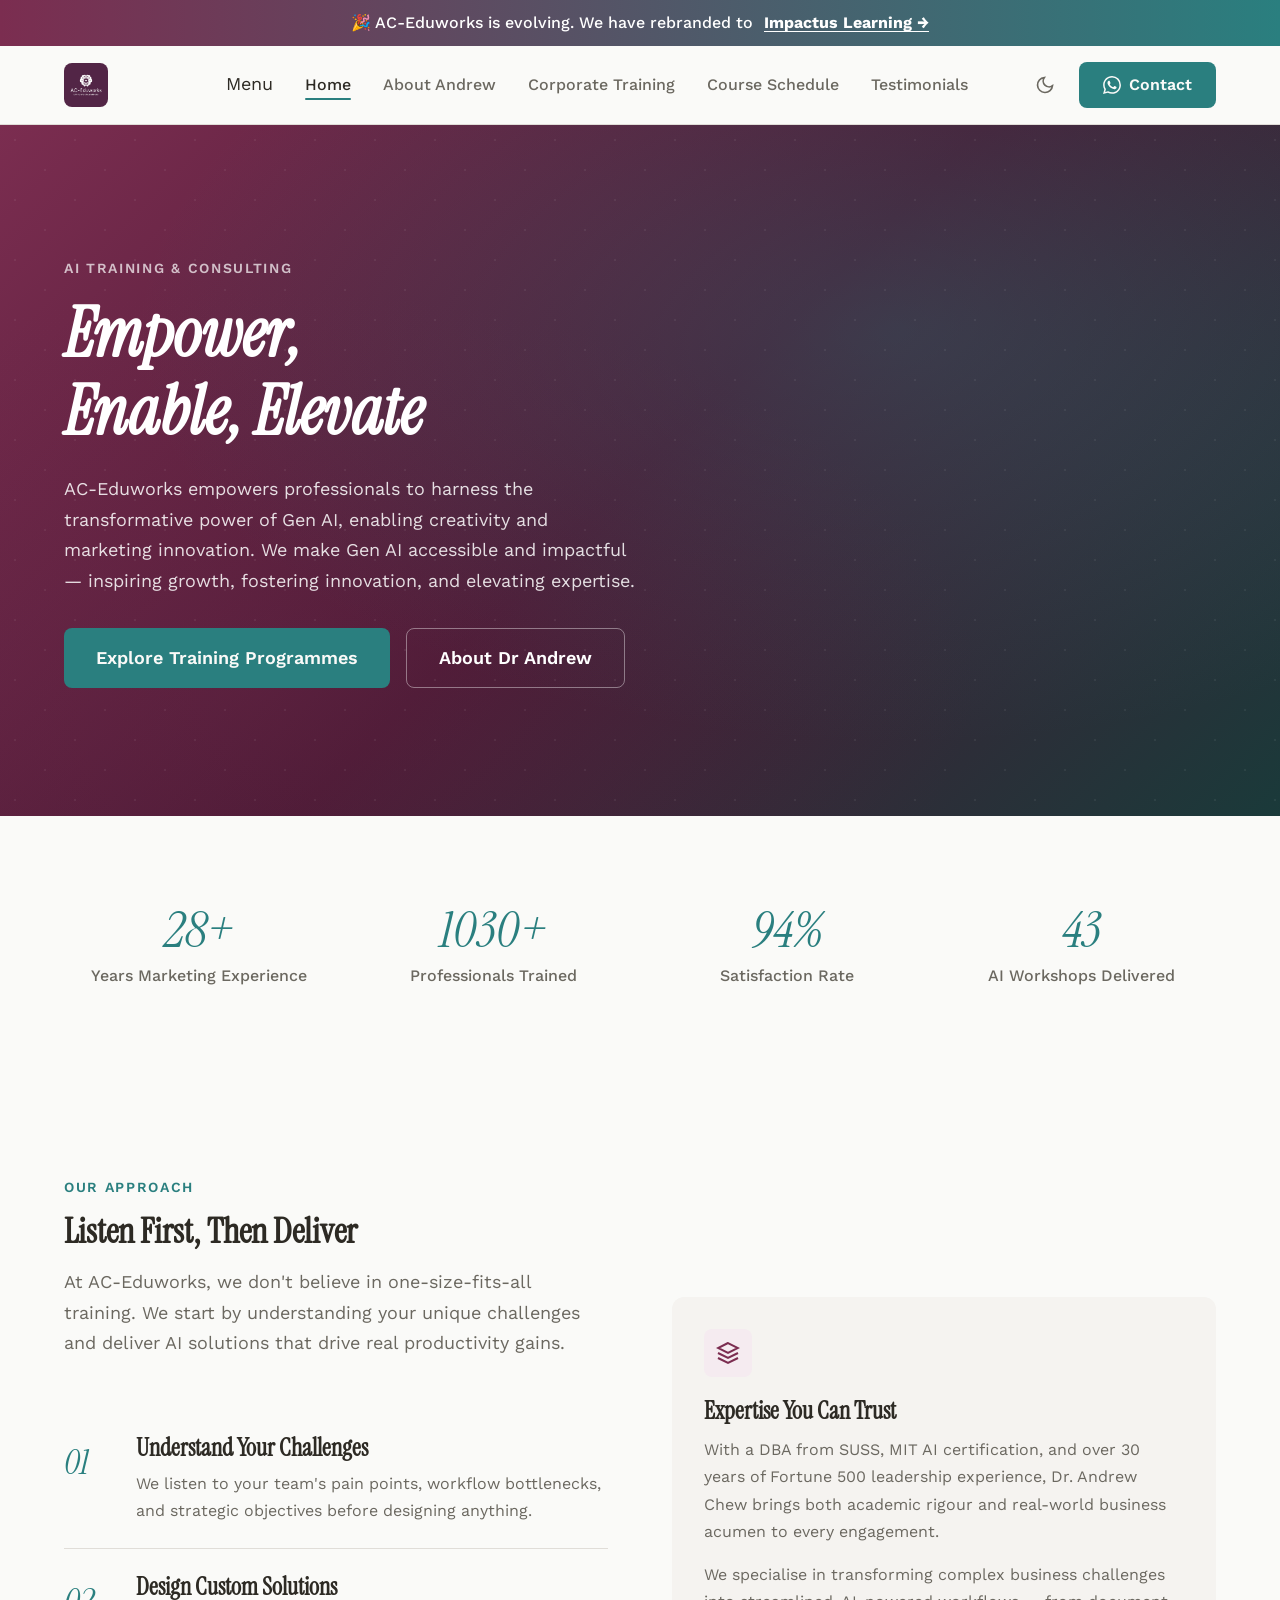
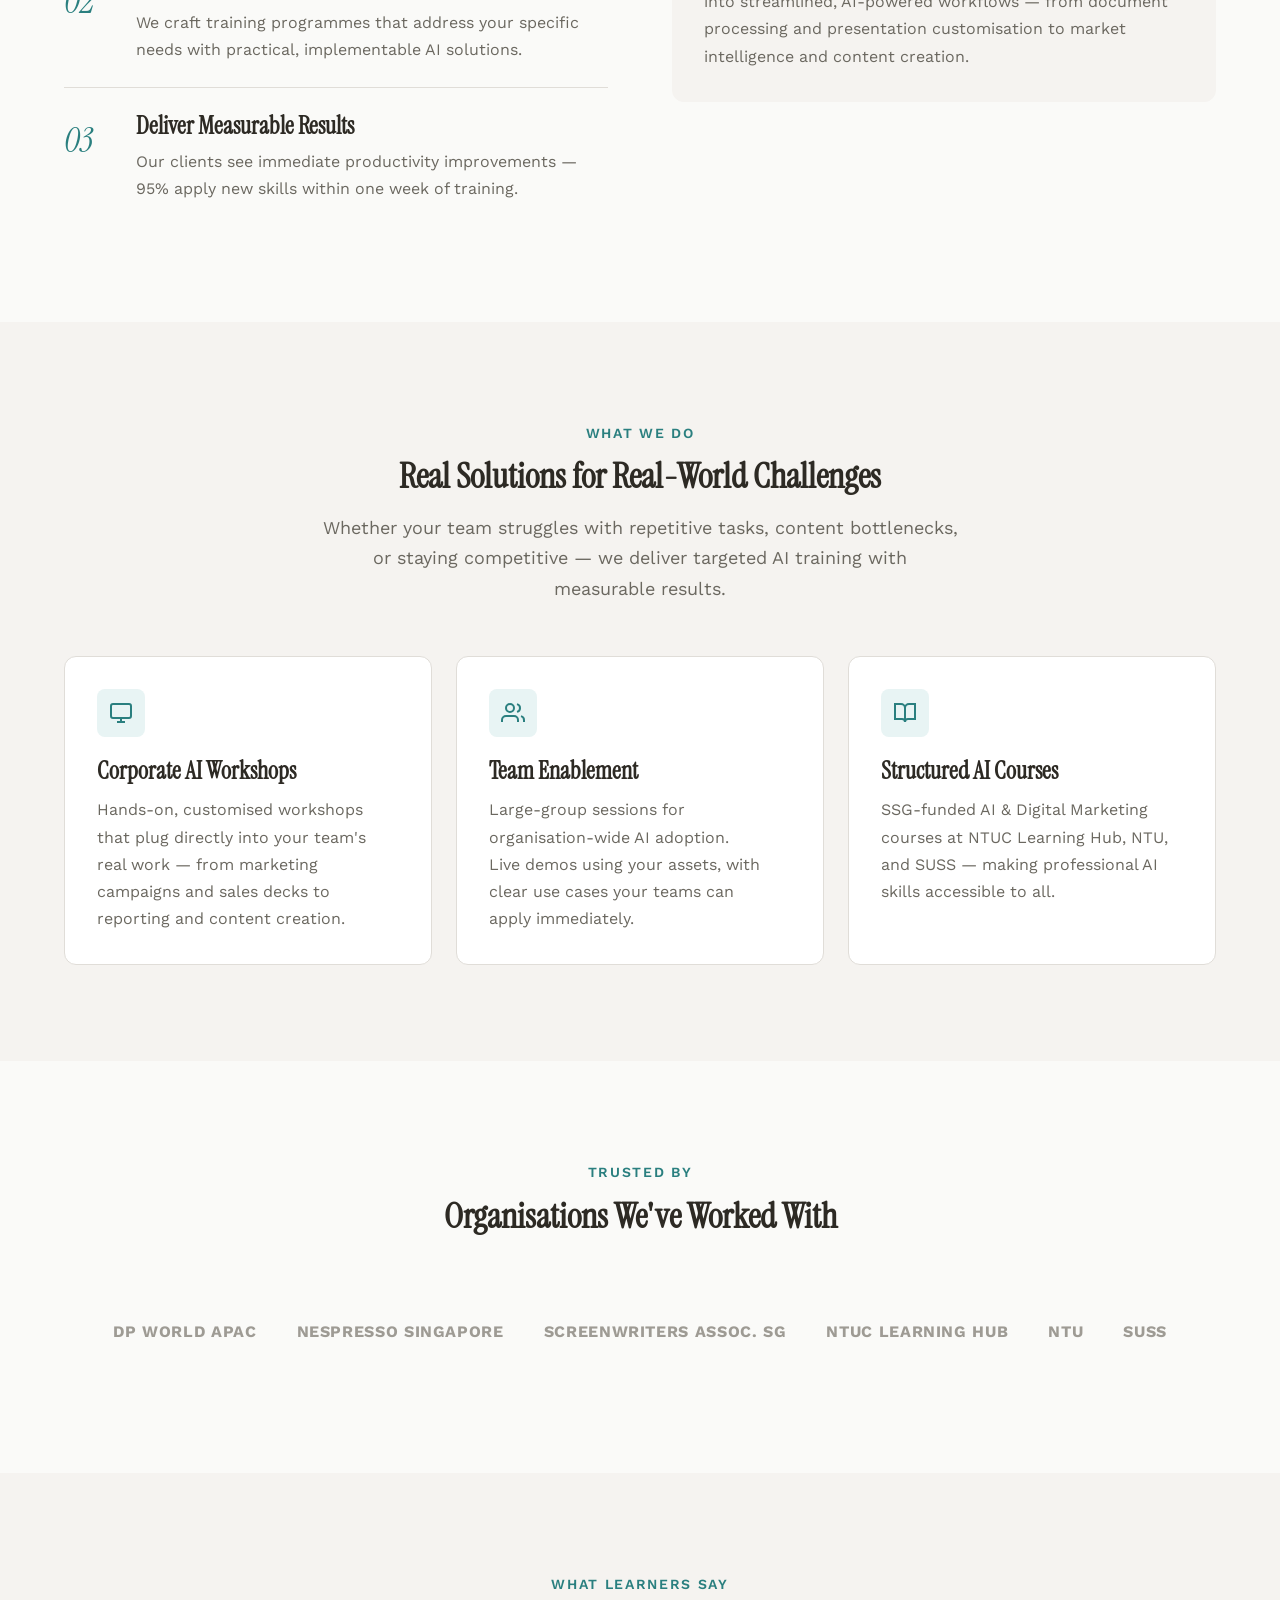
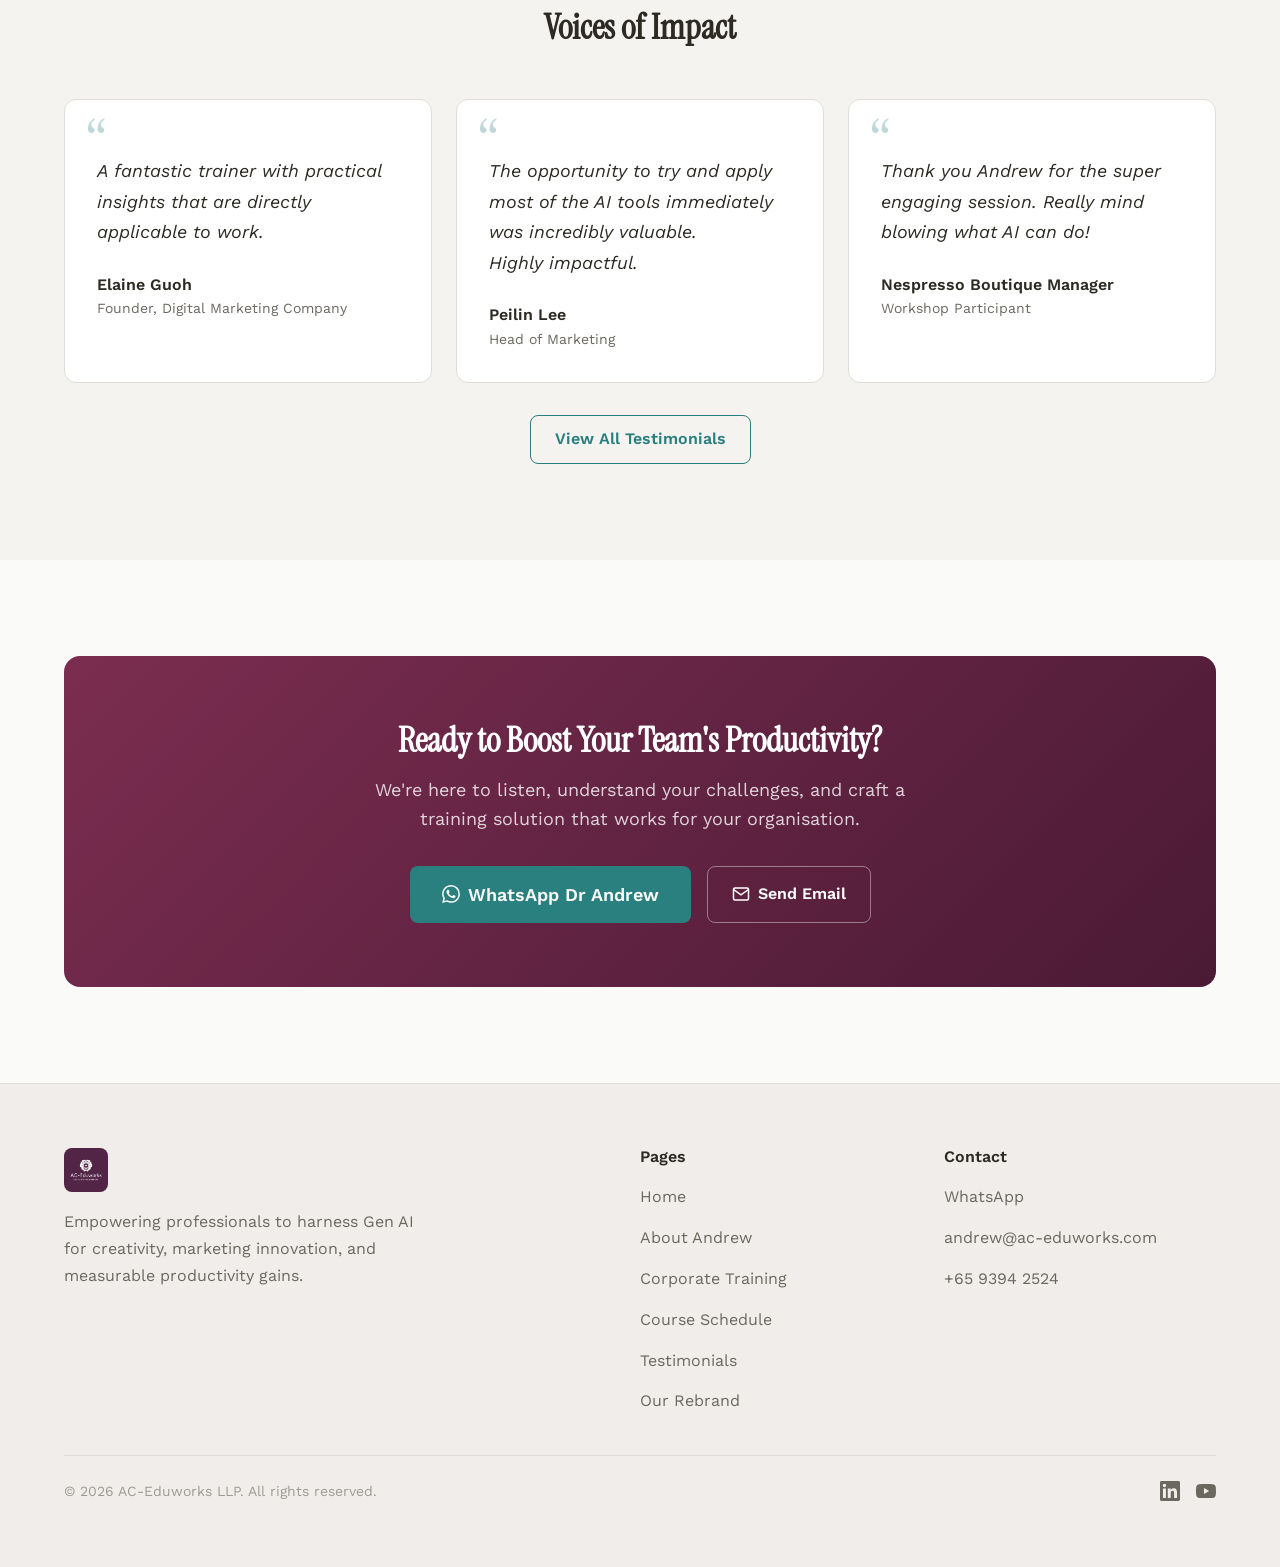
<file: index.html>
<!DOCTYPE html>
<html lang="en">
<head>
  <meta charset="UTF-8">
  <meta name="viewport" content="width=device-width, initial-scale=1.0">
  <meta name="color-scheme" content="light dark">
  <meta name="supported-color-schemes" content="light dark">
  <title>AC-Eduworks — Empower, Enable, Elevate</title>
  <meta name="description" content="AC-Eduworks empowers professionals to harness Gen AI for creativity and marketing innovation. Customised AI training by Dr. Andrew Chew.">
  <meta property="og:title" content="AC-Eduworks — Empower, Enable, Elevate">
  <meta property="og:description" content="Customised Gen AI training for marketing, sales and creative teams. Led by Dr. Andrew Chew.">
  <link rel="preconnect" href="https://fonts.googleapis.com">
  <link rel="preconnect" href="https://fonts.gstatic.com" crossorigin>
  <link href="https://fonts.googleapis.com/css2?family=Instrument+Serif:ital@0;1&family=Work+Sans:wght@300..700&display=swap" rel="stylesheet">
  <link rel="stylesheet" href="css/style.css">
</head>
<body>

  <!-- REBRAND BANNER -->
  <div class="rebrand-banner">
    🎉 AC-Eduworks is evolving. We have rebranded to <a href="rebrand.html">Impactus Learning &rarr;</a>
  </div>

  <!-- HEADER -->
  <header class="header">
    <div class="container">
      <nav class="nav">
        <a href="index.html" class="nav__logo">
          <img src="images/logo.jpg" alt="AC-Eduworks - Empowering Minds" class="nav__logo-img">
        </a>

        <div class="nav__overlay"></div>
        <ul class="nav__links">
          <li class="nav__drawer-header">
            <span>Menu</span>
            <button class="nav__close" aria-label="Close menu">
              <svg width="18" height="18" viewBox="0 0 24 24" fill="none" stroke="currentColor" stroke-width="2.5" stroke-linecap="round"><path d="M18 6L6 18M6 6l12 12"/></svg>
            </button>
          </li>
          <li><a href="index.html" class="active">Home</a></li>
          <li><a href="about.html">About Andrew</a></li>
          <li><a href="training.html">Corporate Training</a></li>
          <li><a href="schedule.html">Course Schedule</a></li>
            <li><a href="testimonials.html">Testimonials</a></li>
        </ul>

        <div class="nav__actions">
          <button class="theme-toggle" data-theme-toggle aria-label="Toggle theme">
            <svg width="20" height="20" viewBox="0 0 24 24" fill="none" stroke="currentColor" stroke-width="2"><path d="M21 12.79A9 9 0 1 1 11.21 3 7 7 0 0 0 21 12.79z"/></svg>
          </button>
          <a href="https://wa.me/6593942524" class="btn btn--primary" target="_blank" rel="noopener">
            <svg width="18" height="18" viewBox="0 0 24 24" fill="currentColor"><path d="M17.472 14.382c-.297-.149-1.758-.867-2.03-.967-.273-.099-.471-.148-.67.15-.197.297-.767.966-.94 1.164-.173.199-.347.223-.644.075-.297-.15-1.255-.463-2.39-1.475-.883-.788-1.48-1.761-1.653-2.059-.173-.297-.018-.458.13-.606.134-.133.298-.347.446-.52.149-.174.198-.298.298-.497.099-.198.05-.371-.025-.52-.075-.149-.669-1.612-.916-2.207-.242-.579-.487-.5-.669-.51-.173-.008-.371-.01-.57-.01-.198 0-.52.074-.792.372-.272.297-1.04 1.016-1.04 2.479 0 1.462 1.065 2.875 1.213 3.074.149.198 2.096 3.2 5.077 4.487.709.306 1.262.489 1.694.625.712.227 1.36.195 1.871.118.571-.085 1.758-.719 2.006-1.413.248-.694.248-1.289.173-1.413-.074-.124-.272-.198-.57-.347m-5.421 7.403h-.004a9.87 9.87 0 01-5.031-1.378l-.361-.214-3.741.982.998-3.648-.235-.374a9.86 9.86 0 01-1.51-5.26c.001-5.45 4.436-9.884 9.888-9.884 2.64 0 5.122 1.03 6.988 2.898a9.825 9.825 0 012.893 6.994c-.003 5.45-4.437 9.884-9.885 9.884m8.413-18.297A11.815 11.815 0 0012.05 0C5.495 0 .16 5.335.157 11.892c0 2.096.547 4.142 1.588 5.945L.057 24l6.305-1.654a11.882 11.882 0 005.683 1.448h.005c6.554 0 11.89-5.335 11.893-11.893a11.821 11.821 0 00-3.48-8.413z"/></svg>
            Contact
          </a>
          <button class="nav__toggle" aria-label="Open menu">
            <svg width="24" height="24" viewBox="0 0 24 24" fill="none" stroke="currentColor" stroke-width="2"><path d="M3 12h18M3 6h18M3 18h18"/></svg>
          </button>
        </div>
      </nav>
    </div>
  </header>

  <!-- HERO -->
  <section class="hero">
    <div class="hero__bg"></div>
    <div class="hero__pattern"></div>
    <div class="container hero__content">
      <span class="hero__label animate-in">AI Training &amp; Consulting</span>
      <h1 class="hero__title animate-in animate-delay-1">Empower, Enable, Elevate</h1>
      <p class="hero__subtitle animate-in animate-delay-2">
        AC-Eduworks empowers professionals to harness the transformative power of Gen AI, enabling creativity and marketing innovation. We make Gen AI accessible and impactful — inspiring growth, fostering innovation, and elevating expertise.
      </p>
      <div class="hero__actions animate-in animate-delay-3">
        <a href="training.html" class="btn btn--primary btn--lg">Explore Training Programmes</a>
        <a href="about.html" class="btn btn--secondary btn--lg" style="border-color: rgba(255,255,255,0.4); color: #fff;">About Dr Andrew</a>
      </div>
    </div>
  </section>

  <!-- STATS -->
  <section class="section" style="padding-block: 0;">
    <div class="container">
      <div class="stats" data-animate="0">
        <div class="stat">
          <div class="stat__number" data-count="30" data-suffix="+">0</div>
          <div class="stat__label">Years Marketing Experience</div>
        </div>
        <div class="stat">
          <div class="stat__number" data-count="1100" data-suffix="+">0</div>
          <div class="stat__label">Professionals Trained</div>
        </div>
        <div class="stat">
          <div class="stat__number" data-count="100" data-suffix="%">0</div>
          <div class="stat__label">Satisfaction Rate</div>
        </div>
        <div class="stat">
          <div class="stat__number" data-count="46" data-suffix="">0</div>
          <div class="stat__label">AI Workshops Delivered</div>
        </div>
      </div>
    </div>
  </section>

  <!-- APPROACH -->
  <section class="section">
    <div class="container">
      <div class="two-col">
        <div>
          <div class="section-header" data-animate="0">
            <span class="section-label">Our Approach</span>
            <h2 class="section-title">Listen First, Then Deliver</h2>
            <p class="section-desc">At AC-Eduworks, we don't believe in one-size-fits-all training. We start by understanding your unique challenges and deliver AI solutions that drive real productivity gains.</p>
          </div>
          <div data-animate="100">
            <div class="approach-item">
              <span class="approach-num">01</span>
              <div>
                <h3>Understand Your Challenges</h3>
                <p>We listen to your team's pain points, workflow bottlenecks, and strategic objectives before designing anything.</p>
              </div>
            </div>
            <div class="approach-item">
              <span class="approach-num">02</span>
              <div>
                <h3>Design Custom Solutions</h3>
                <p>We craft training programmes that address your specific needs with practical, implementable AI solutions.</p>
              </div>
            </div>
            <div class="approach-item">
              <span class="approach-num">03</span>
              <div>
                <h3>Deliver Measurable Results</h3>
                <p>Our clients see immediate productivity improvements — 95% apply new skills within one week of training.</p>
              </div>
            </div>
          </div>
        </div>
        <div data-animate="200">
          <div class="card" style="background: var(--color-surface-2); border: none;">
            <div class="card__icon" style="background: var(--color-accent-light); color: var(--color-accent);">
              <svg width="24" height="24" viewBox="0 0 24 24" fill="none" stroke="currentColor" stroke-width="2"><path d="M12 2L2 7l10 5 10-5-10-5zM2 17l10 5 10-5M2 12l10 5 10-5"/></svg>
            </div>
            <h3 class="card__title">Expertise You Can Trust</h3>
            <p class="card__text">With a DBA from SUSS, MIT AI certification, and over 30 years of Fortune 500 leadership experience, Dr. Andrew Chew brings both academic rigour and real-world business acumen to every engagement.</p>
            <p class="card__text" style="margin-top: var(--space-4);">We specialise in transforming complex business challenges into streamlined, AI-powered workflows — from document processing and presentation customisation to market intelligence and content creation.</p>
          </div>
        </div>
      </div>
    </div>
  </section>

  <!-- SERVICES OVERVIEW -->
  <section class="section" style="background: var(--color-surface-2);">
    <div class="container">
      <div class="section-header section-header--center" data-animate="0">
        <span class="section-label">What We Do</span>
        <h2 class="section-title">Real Solutions for Real-World Challenges</h2>
        <p class="section-desc">Whether your team struggles with repetitive tasks, content bottlenecks, or staying competitive — we deliver targeted AI training with measurable results.</p>
      </div>
      <div class="grid-3">
        <div class="card" data-animate="0">
          <div class="card__icon">
            <svg width="24" height="24" viewBox="0 0 24 24" fill="none" stroke="currentColor" stroke-width="2"><rect x="2" y="3" width="20" height="14" rx="2"/><path d="M8 21h8M12 17v4"/></svg>
          </div>
          <h3 class="card__title">Corporate AI Workshops</h3>
          <p class="card__text">Hands-on, customised workshops that plug directly into your team's real work — from marketing campaigns and sales decks to reporting and content creation.</p>
        </div>
        <div class="card" data-animate="100">
          <div class="card__icon">
            <svg width="24" height="24" viewBox="0 0 24 24" fill="none" stroke="currentColor" stroke-width="2"><path d="M17 21v-2a4 4 0 00-4-4H5a4 4 0 00-4 4v2"/><circle cx="9" cy="7" r="4"/><path d="M23 21v-2a4 4 0 00-3-3.87M16 3.13a4 4 0 010 7.75"/></svg>
          </div>
          <h3 class="card__title">Team Enablement</h3>
          <p class="card__text">Large-group sessions for organisation-wide AI adoption. Live demos using your assets, with clear use cases your teams can apply immediately.</p>
        </div>
        <div class="card" data-animate="200">
          <div class="card__icon">
            <svg width="24" height="24" viewBox="0 0 24 24" fill="none" stroke="currentColor" stroke-width="2"><path d="M2 3h6a4 4 0 014 4v14a3 3 0 00-3-3H2zM22 3h-6a4 4 0 00-4 4v14a3 3 0 013-3h7z"/></svg>
          </div>
          <h3 class="card__title">Structured AI Courses</h3>
          <p class="card__text">SSG-funded AI &amp; Digital Marketing courses at NTUC Learning Hub, NTU, and SUSS — making professional AI skills accessible to all.</p>
        </div>
      </div>
    </div>
  </section>

  <!-- TRUSTED BY -->
  <section class="section">
    <div class="container">
      <div class="section-header section-header--center" data-animate="0">
        <span class="section-label">Trusted By</span>
        <h2 class="section-title">Organisations We've Worked With</h2>
      </div>
      <div class="clients" data-animate="100">
        <span class="client-logo">DP World APAC</span>
        <span class="client-logo">Nespresso Singapore</span>
        <span class="client-logo">Screenwriters Assoc. SG</span>
        <span class="client-logo">NTUC Learning Hub</span>
        <span class="client-logo">NTU</span>
        <span class="client-logo">SUSS</span>
      </div>
    </div>
  </section>

  <!-- TESTIMONIAL PREVIEW -->
  <section class="section" style="background: var(--color-surface-2);">
    <div class="container">
      <div class="section-header section-header--center" data-animate="0">
        <span class="section-label">What Learners Say</span>
        <h2 class="section-title">Voices of Impact</h2>
      </div>
      <div class="grid-3">
        <div class="testimonial-card" data-animate="0">
          <p class="testimonial-card__text">A fantastic trainer with practical insights that are directly applicable to work.</p>
          <div class="testimonial-card__author">Elaine Guoh</div>
          <div class="testimonial-card__role">Founder, Digital Marketing Company</div>
        </div>
        <div class="testimonial-card" data-animate="100">
          <p class="testimonial-card__text">The opportunity to try and apply most of the AI tools immediately was incredibly valuable. Highly impactful.</p>
          <div class="testimonial-card__author">Peilin Lee</div>
          <div class="testimonial-card__role">Head of Marketing</div>
        </div>
        <div class="testimonial-card" data-animate="200">
          <p class="testimonial-card__text">Thank you Andrew for the super engaging session. Really mind blowing what AI can do!</p>
          <div class="testimonial-card__author">Nespresso Boutique Manager</div>
          <div class="testimonial-card__role">Workshop Participant</div>
        </div>
      </div>
      <div style="text-align: center; margin-top: var(--space-8);">
        <a href="testimonials.html" class="btn btn--secondary">View All Testimonials</a>
      </div>
    </div>
  </section>

  <!-- CTA BANNER -->
  <section class="section">
    <div class="container">
      <div class="cta-banner" data-animate="0">
        <h2>Ready to Boost Your Team's Productivity?</h2>
        <p>We're here to listen, understand your challenges, and craft a training solution that works for your organisation.</p>
        <div style="display: flex; flex-wrap: wrap; gap: var(--space-4); justify-content: center;">
          <a href="https://wa.me/6593942524" class="btn btn--primary btn--lg" target="_blank" rel="noopener">
            <svg width="18" height="18" viewBox="0 0 24 24" fill="currentColor"><path d="M17.472 14.382c-.297-.149-1.758-.867-2.03-.967-.273-.099-.471-.148-.67.15-.197.297-.767.966-.94 1.164-.173.199-.347.223-.644.075-.297-.15-1.255-.463-2.39-1.475-.883-.788-1.48-1.761-1.653-2.059-.173-.297-.018-.458.13-.606.134-.133.298-.347.446-.52.149-.174.198-.298.298-.497.099-.198.05-.371-.025-.52-.075-.149-.669-1.612-.916-2.207-.242-.579-.487-.5-.669-.51-.173-.008-.371-.01-.57-.01-.198 0-.52.074-.792.372-.272.297-1.04 1.016-1.04 2.479 0 1.462 1.065 2.875 1.213 3.074.149.198 2.096 3.2 5.077 4.487.709.306 1.262.489 1.694.625.712.227 1.36.195 1.871.118.571-.085 1.758-.719 2.006-1.413.248-.694.248-1.289.173-1.413-.074-.124-.272-.198-.57-.347m-5.421 7.403h-.004a9.87 9.87 0 01-5.031-1.378l-.361-.214-3.741.982.998-3.648-.235-.374a9.86 9.86 0 01-1.51-5.26c.001-5.45 4.436-9.884 9.888-9.884 2.64 0 5.122 1.03 6.988 2.898a9.825 9.825 0 012.893 6.994c-.003 5.45-4.437 9.884-9.885 9.884m8.413-18.297A11.815 11.815 0 0012.05 0C5.495 0 .16 5.335.157 11.892c0 2.096.547 4.142 1.588 5.945L.057 24l6.305-1.654a11.882 11.882 0 005.683 1.448h.005c6.554 0 11.89-5.335 11.893-11.893a11.821 11.821 0 00-3.48-8.413z"/></svg>
            WhatsApp Dr Andrew
          </a>
          <a href="mailto:andrew@ac-eduworks.com" class="btn btn--secondary" style="border-color: rgba(255,255,255,0.4); color: #fff;">
            <svg width="18" height="18" viewBox="0 0 24 24" fill="none" stroke="currentColor" stroke-width="2"><path d="M4 4h16c1.1 0 2 .9 2 2v12c0 1.1-.9 2-2 2H4c-1.1 0-2-.9-2-2V6c0-1.1.9-2 2-2z"/><polyline points="22,6 12,13 2,6"/></svg>
            Send Email
          </a>
        </div>
      </div>
    </div>
  </section>

  <!-- FOOTER -->
  <footer class="footer">
    <div class="container">
      <div class="footer__grid">
        <div class="footer__brand">
          <a href="index.html" class="nav__logo" style="margin-bottom: var(--space-2);">
            <img src="images/logo.jpg" alt="AC-Eduworks - Empowering Minds" class="nav__logo-img">
          </a>
          <p>Empowering professionals to harness Gen AI for creativity, marketing innovation, and measurable productivity gains.</p>
        </div>
        <div>
          <h4>Pages</h4>
          <ul class="footer__links">
            <li><a href="index.html">Home</a></li>
            <li><a href="about.html">About Andrew</a></li>
            <li><a href="training.html">Corporate Training</a></li>
            <li><a href="schedule.html">Course Schedule</a></li>
            <li><a href="testimonials.html">Testimonials</a></li>
            <li><a href="rebrand.html">Our Rebrand</a></li>
          </ul>
        </div>
        <div>
          <h4>Contact</h4>
          <ul class="footer__links">
            <li><a href="https://wa.me/6593942524" target="_blank" rel="noopener">WhatsApp</a></li>
            <li><a href="mailto:andrew@ac-eduworks.com">andrew@ac-eduworks.com</a></li>
            <li><a href="tel:93942524">+65 9394 2524</a></li>
          </ul>
        </div>
      </div>
      <div class="footer__bottom">
        <span>&copy; 2026 AC-Eduworks LLP. All rights reserved.</span>
        <div class="footer__socials">
          <a href="https://www.linkedin.com/in/andrew-chew-c-h/" target="_blank" rel="noopener" aria-label="LinkedIn">
            <svg width="20" height="20" viewBox="0 0 24 24" fill="currentColor"><path d="M20.447 20.452h-3.554v-5.569c0-1.328-.027-3.037-1.852-3.037-1.853 0-2.136 1.445-2.136 2.939v5.667H9.351V9h3.414v1.561h.046c.477-.9 1.637-1.85 3.37-1.85 3.601 0 4.267 2.37 4.267 5.455v6.286zM5.337 7.433a2.062 2.062 0 01-2.063-2.065 2.064 2.064 0 112.063 2.065zm1.782 13.019H3.555V9h3.564v11.452zM22.225 0H1.771C.792 0 0 .774 0 1.729v20.542C0 23.227.792 24 1.771 24h20.451C23.2 24 24 23.227 24 22.271V1.729C24 .774 23.2 0 22.222 0h.003z"/></svg>
          </a>
          <a href="https://www.youtube.com/@AndrewLearnsAI/videos" target="_blank" rel="noopener" aria-label="YouTube">
            <svg width="20" height="20" viewBox="0 0 24 24" fill="currentColor"><path d="M23.498 6.186a3.016 3.016 0 00-2.122-2.136C19.505 3.545 12 3.545 12 3.545s-7.505 0-9.377.505A3.017 3.017 0 00.502 6.186C0 8.07 0 12 0 12s0 3.93.502 5.814a3.016 3.016 0 002.122 2.136c1.871.505 9.376.505 9.376.505s7.505 0 9.377-.505a3.015 3.015 0 002.122-2.136C24 15.93 24 12 24 12s0-3.93-.502-5.814zM9.545 15.568V8.432L15.818 12l-6.273 3.568z"/></svg>
          </a>
        </div>
      </div>
    </div>
  </footer>

  <script src="js/main.js"></script>
</body>
</html>
</file>
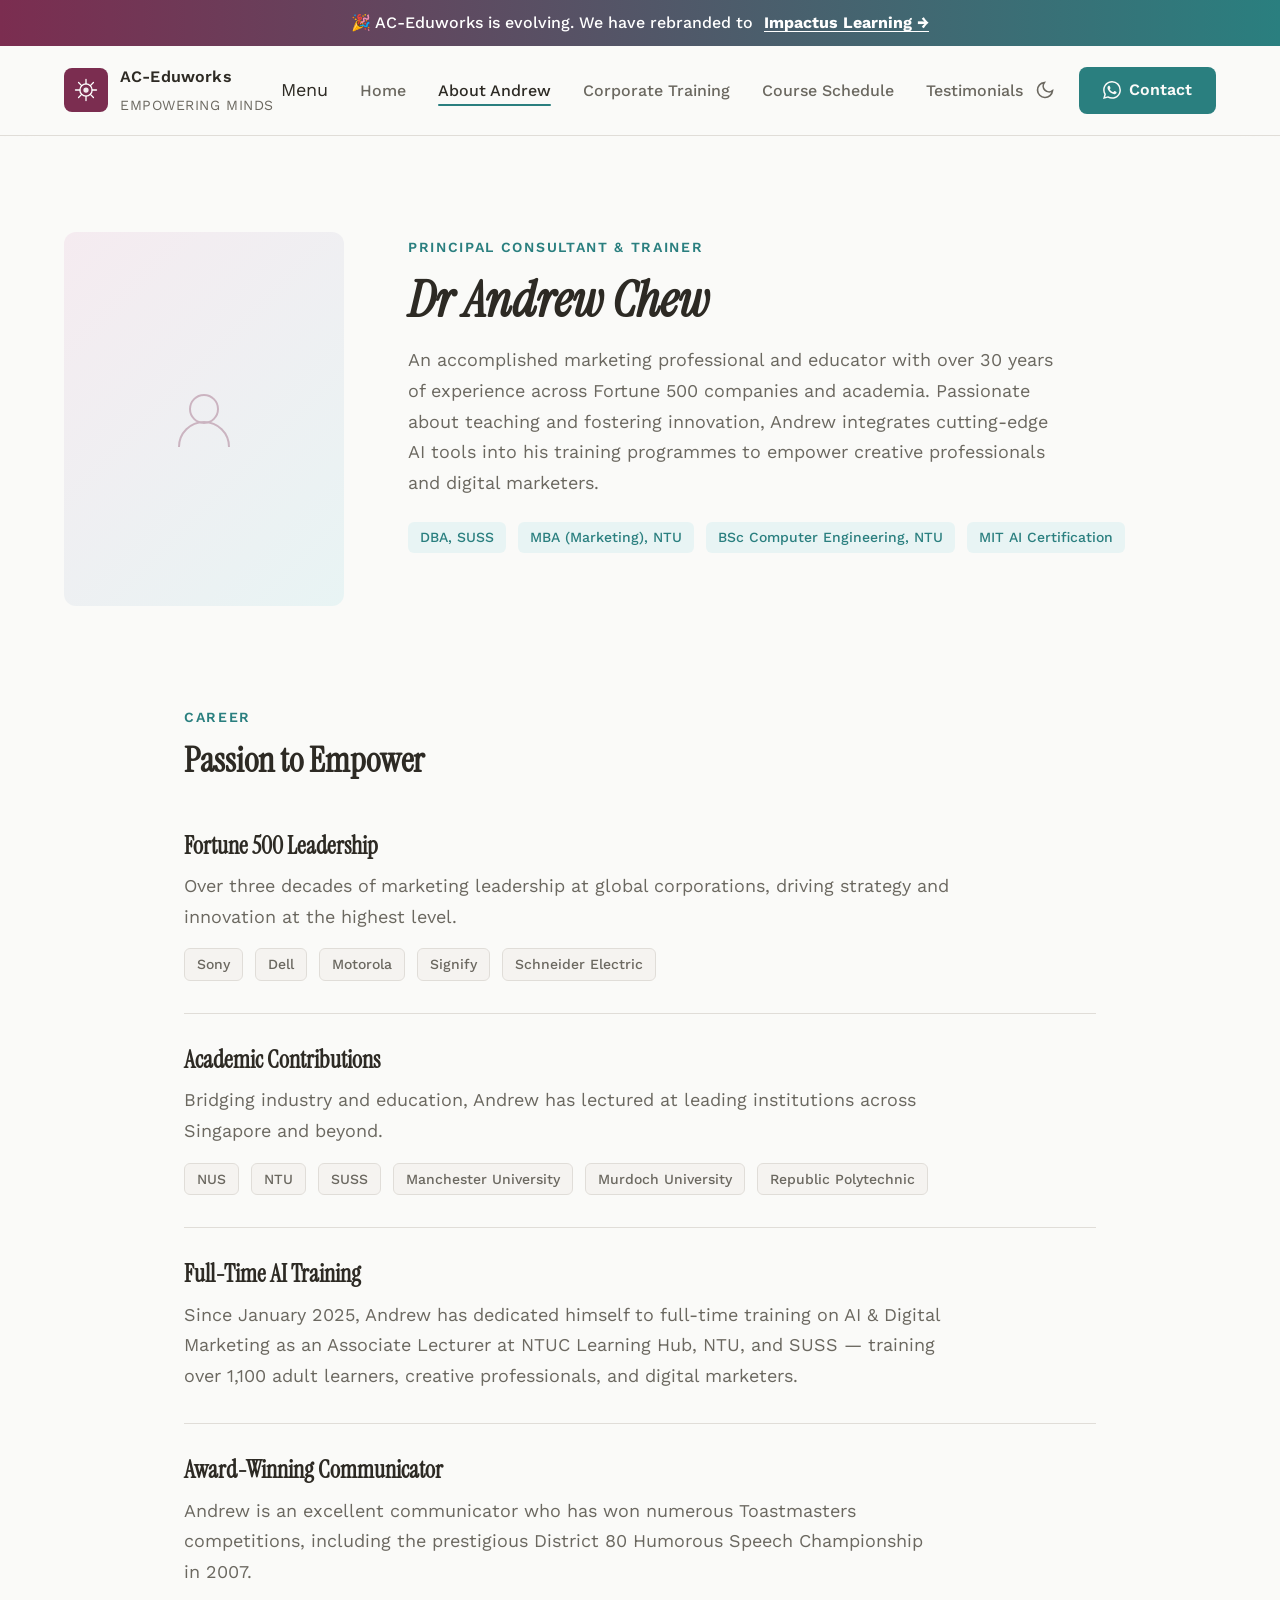
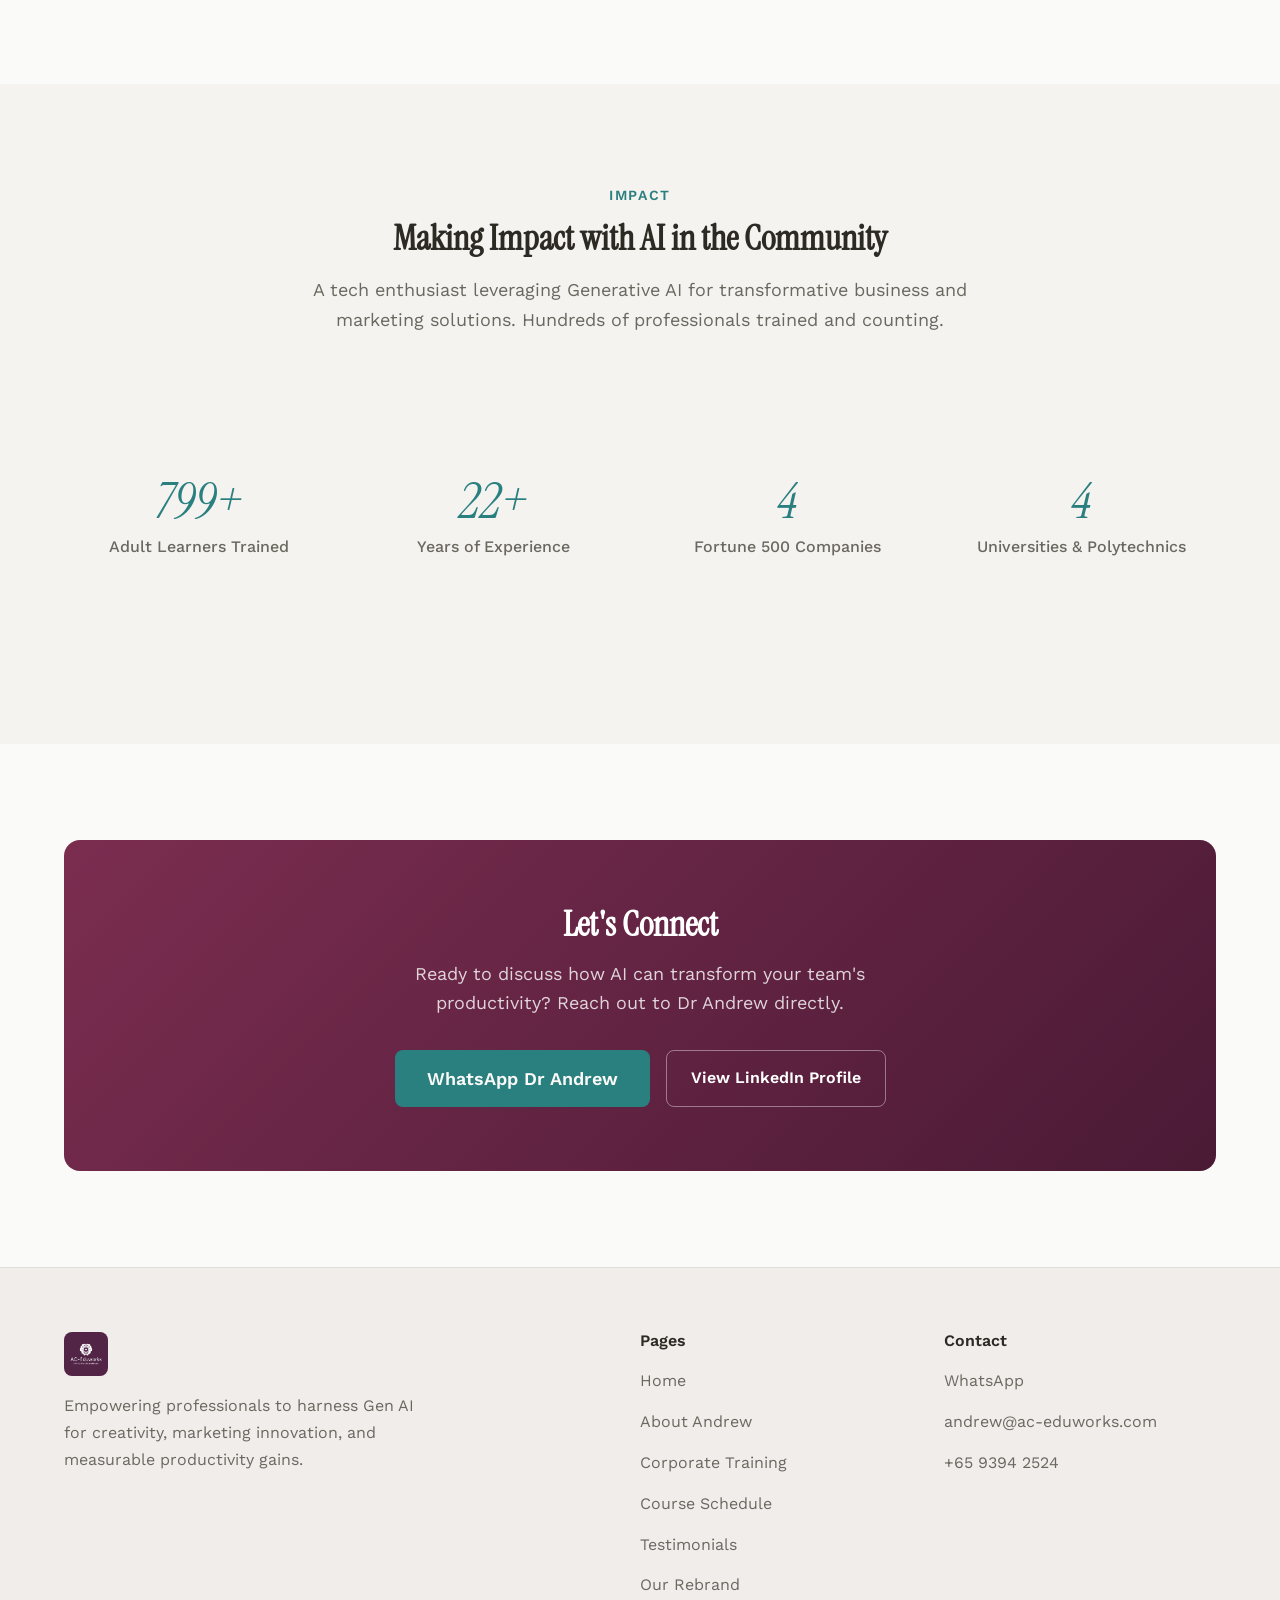
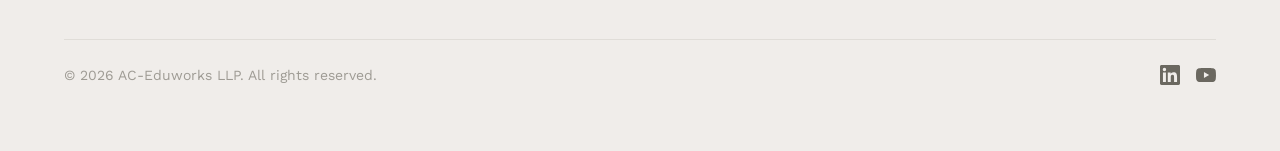
<file: about.html>
<!DOCTYPE html>
<html lang="en">
<head>
  <meta charset="UTF-8">
  <meta name="viewport" content="width=device-width, initial-scale=1.0">
  <meta name="color-scheme" content="light dark">
  <meta name="supported-color-schemes" content="light dark">
  <title>About Dr Andrew Chew — AC-Eduworks</title>
  <meta name="description" content="Dr. Andrew Chew — Principal Consultant and AI Trainer with 30+ years of Fortune 500 experience. DBA from SUSS, MIT AI certification.">
  <link rel="preconnect" href="https://fonts.googleapis.com">
  <link rel="preconnect" href="https://fonts.gstatic.com" crossorigin>
  <link href="https://fonts.googleapis.com/css2?family=Instrument+Serif:ital@0;1&family=Work+Sans:wght@300..700&display=swap" rel="stylesheet">
  <link rel="stylesheet" href="css/style.css">
</head>
<body>

  <!-- REBRAND BANNER -->
  <div class="rebrand-banner">
    🎉 AC-Eduworks is evolving. We have rebranded to <a href="rebrand.html">Impactus Learning &rarr;</a>
  </div>

  <!-- HEADER -->
  <header class="header">
    <div class="container">
      <nav class="nav">
        <a href="index.html" class="nav__logo">
          <span class="nav__logo-icon">
            <svg width="28" height="28" viewBox="0 0 32 32" fill="none">
              <circle cx="16" cy="16" r="7" stroke="#fff" stroke-width="1.5"/>
              <circle cx="16" cy="16" r="3" fill="#fff" opacity="0.9"/>
              <path d="M16 4v5M16 23v5M4 16h5M23 16h5" stroke="#fff" stroke-width="1.5" stroke-linecap="round"/>
              <path d="M7.5 7.5l3.5 3.5M21 21l3.5 3.5M7.5 24.5l3.5-3.5M21 11l3.5-3.5" stroke="#fff" stroke-width="1.5" stroke-linecap="round"/>
            </svg>
          </span>
          <span>
            <span class="nav__logo-text">AC-Eduworks</span><br>
            <span class="nav__logo-tagline">Empowering Minds</span>
          </span>
        </a>
        <div class="nav__overlay"></div>
        <ul class="nav__links">
          <li class="nav__drawer-header">
            <span>Menu</span>
            <button class="nav__close" aria-label="Close menu">
              <svg width="18" height="18" viewBox="0 0 24 24" fill="none" stroke="currentColor" stroke-width="2.5" stroke-linecap="round"><path d="M18 6L6 18M6 6l12 12"/></svg>
            </button>
          </li>
          <li><a href="index.html">Home</a></li>
          <li><a href="about.html" class="active">About Andrew</a></li>
          <li><a href="training.html">Corporate Training</a></li>
          <li><a href="schedule.html">Course Schedule</a></li>
            <li><a href="testimonials.html">Testimonials</a></li>
        </ul>
        <div class="nav__actions">
          <button class="theme-toggle" data-theme-toggle aria-label="Toggle theme">
            <svg width="20" height="20" viewBox="0 0 24 24" fill="none" stroke="currentColor" stroke-width="2"><path d="M21 12.79A9 9 0 1 1 11.21 3 7 7 0 0 0 21 12.79z"/></svg>
          </button>
          <a href="https://wa.me/6593942524" class="btn btn--primary" target="_blank" rel="noopener">
            <svg width="18" height="18" viewBox="0 0 24 24" fill="currentColor"><path d="M17.472 14.382c-.297-.149-1.758-.867-2.03-.967-.273-.099-.471-.148-.67.15-.197.297-.767.966-.94 1.164-.173.199-.347.223-.644.075-.297-.15-1.255-.463-2.39-1.475-.883-.788-1.48-1.761-1.653-2.059-.173-.297-.018-.458.13-.606.134-.133.298-.347.446-.52.149-.174.198-.298.298-.497.099-.198.05-.371-.025-.52-.075-.149-.669-1.612-.916-2.207-.242-.579-.487-.5-.669-.51-.173-.008-.371-.01-.57-.01-.198 0-.52.074-.792.372-.272.297-1.04 1.016-1.04 2.479 0 1.462 1.065 2.875 1.213 3.074.149.198 2.096 3.2 5.077 4.487.709.306 1.262.489 1.694.625.712.227 1.36.195 1.871.118.571-.085 1.758-.719 2.006-1.413.248-.694.248-1.289.173-1.413-.074-.124-.272-.198-.57-.347m-5.421 7.403h-.004a9.87 9.87 0 01-5.031-1.378l-.361-.214-3.741.982.998-3.648-.235-.374a9.86 9.86 0 01-1.51-5.26c.001-5.45 4.436-9.884 9.888-9.884 2.64 0 5.122 1.03 6.988 2.898a9.825 9.825 0 012.893 6.994c-.003 5.45-4.437 9.884-9.885 9.884m8.413-18.297A11.815 11.815 0 0012.05 0C5.495 0 .16 5.335.157 11.892c0 2.096.547 4.142 1.588 5.945L.057 24l6.305-1.654a11.882 11.882 0 005.683 1.448h.005c6.554 0 11.89-5.335 11.893-11.893a11.821 11.821 0 00-3.48-8.413z"/></svg>
            Contact
          </a>
          <button class="nav__toggle" aria-label="Open menu">
            <svg width="24" height="24" viewBox="0 0 24 24" fill="none" stroke="currentColor" stroke-width="2"><path d="M3 12h18M3 6h18M3 18h18"/></svg>
          </button>
        </div>
      </nav>
    </div>
  </header>

  <!-- PAGE HEADER -->
  <section class="section" style="padding-bottom: 0;">
    <div class="container">
      <div class="bio-header">
        <!-- Photo placeholder: replace src with actual photo -->
        <div class="bio-photo">
          <svg width="80" height="80" viewBox="0 0 80 80" fill="none" style="opacity: 0.3;">
            <circle cx="40" cy="30" r="14" stroke="var(--color-accent)" stroke-width="2"/>
            <path d="M15 68c0-13.8 11.2-25 25-25s25 11.2 25 25" stroke="var(--color-accent)" stroke-width="2"/>
          </svg>
        </div>
        <div>
          <span class="section-label animate-in">Principal Consultant &amp; Trainer</span>
          <h1 class="section-title animate-in animate-delay-1" style="font-size: var(--text-2xl); font-style: italic;">Dr Andrew Chew</h1>
          <p class="section-desc animate-in animate-delay-2">
            An accomplished marketing professional and educator with over 30 years of experience across Fortune 500 companies and academia. Passionate about teaching and fostering innovation, Andrew integrates cutting-edge AI tools into his training programmes to empower creative professionals and digital marketers.
          </p>
          <div class="credentials animate-in animate-delay-3">
            <span class="credential">DBA, SUSS</span>
            <span class="credential">MBA (Marketing), NTU</span>
            <span class="credential">BSc Computer Engineering, NTU</span>
            <span class="credential">MIT AI Certification</span>
          </div>
        </div>
      </div>
    </div>
  </section>

  <!-- CAREER HIGHLIGHTS -->
  <section class="section">
    <div class="container container--narrow">
      <div class="section-header" data-animate="0">
        <span class="section-label">Career</span>
        <h2 class="section-title">Passion to Empower</h2>
      </div>

      <div style="display: flex; flex-direction: column; gap: var(--space-8);" data-animate="100">
        <div>
          <h3 style="font-family: var(--font-display); font-size: var(--text-lg); margin-bottom: var(--space-3);">Fortune 500 Leadership</h3>
          <p style="color: var(--color-text-muted); line-height: 1.7; font-size: var(--text-base);">Over three decades of marketing leadership at global corporations, driving strategy and innovation at the highest level.</p>
          <div class="companies" style="margin-top: var(--space-4);">
            <span class="company-tag">Sony</span>
            <span class="company-tag">Dell</span>
            <span class="company-tag">Motorola</span>
            <span class="company-tag">Signify</span>
            <span class="company-tag">Schneider Electric</span>
          </div>
        </div>

        <div style="border-top: 1px solid var(--color-divider); padding-top: var(--space-8);">
          <h3 style="font-family: var(--font-display); font-size: var(--text-lg); margin-bottom: var(--space-3);">Academic Contributions</h3>
          <p style="color: var(--color-text-muted); line-height: 1.7; font-size: var(--text-base);">Bridging industry and education, Andrew has lectured at leading institutions across Singapore and beyond.</p>
          <div class="companies" style="margin-top: var(--space-4);">
            <span class="company-tag">NUS</span>
            <span class="company-tag">NTU</span>
            <span class="company-tag">SUSS</span>
            <span class="company-tag">Manchester University</span>
            <span class="company-tag">Murdoch University</span>
            <span class="company-tag">Republic Polytechnic</span>
          </div>
        </div>

        <div style="border-top: 1px solid var(--color-divider); padding-top: var(--space-8);">
          <h3 style="font-family: var(--font-display); font-size: var(--text-lg); margin-bottom: var(--space-3);">Full-Time AI Training</h3>
          <p style="color: var(--color-text-muted); line-height: 1.7; font-size: var(--text-base);">Since January 2025, Andrew has dedicated himself to full-time training on AI &amp; Digital Marketing as an Associate Lecturer at NTUC Learning Hub, NTU, and SUSS — training over 1,100 adult learners, creative professionals, and digital marketers.</p>
        </div>

        <div style="border-top: 1px solid var(--color-divider); padding-top: var(--space-8);">
          <h3 style="font-family: var(--font-display); font-size: var(--text-lg); margin-bottom: var(--space-3);">Award-Winning Communicator</h3>
          <p style="color: var(--color-text-muted); line-height: 1.7; font-size: var(--text-base);">Andrew is an excellent communicator who has won numerous Toastmasters competitions, including the prestigious District 80 Humorous Speech Championship in 2007.</p>
        </div>
      </div>
    </div>
  </section>

  <!-- MAKING IMPACT -->
  <section class="section" style="background: var(--color-surface-2);">
    <div class="container">
      <div class="section-header section-header--center" data-animate="0">
        <span class="section-label">Impact</span>
        <h2 class="section-title">Making Impact with AI in the Community</h2>
        <p class="section-desc">A tech enthusiast leveraging Generative AI for transformative business and marketing solutions. Hundreds of professionals trained and counting.</p>
      </div>
      <div class="stats" data-animate="100">
        <div class="stat">
          <div class="stat__number" data-count="1100" data-suffix="+">0</div>
          <div class="stat__label">Adult Learners Trained</div>
        </div>
        <div class="stat">
          <div class="stat__number" data-count="30" data-suffix="+">0</div>
          <div class="stat__label">Years of Experience</div>
        </div>
        <div class="stat">
          <div class="stat__number" data-count="6" data-suffix="">0</div>
          <div class="stat__label">Fortune 500 Companies</div>
        </div>
        <div class="stat">
          <div class="stat__number" data-count="6" data-suffix="">0</div>
          <div class="stat__label">Universities &amp; Polytechnics</div>
        </div>
      </div>
    </div>
  </section>

  <!-- CTA -->
  <section class="section">
    <div class="container">
      <div class="cta-banner" data-animate="0">
        <h2>Let's Connect</h2>
        <p>Ready to discuss how AI can transform your team's productivity? Reach out to Dr Andrew directly.</p>
        <div style="display: flex; flex-wrap: wrap; gap: var(--space-4); justify-content: center;">
          <a href="https://wa.me/6593942524" class="btn btn--primary btn--lg" target="_blank" rel="noopener">
            WhatsApp Dr Andrew
          </a>
          <a href="https://www.linkedin.com/in/andrew-chew-c-h/" class="btn btn--secondary" style="border-color: rgba(255,255,255,0.4); color: #fff;" target="_blank" rel="noopener">
            View LinkedIn Profile
          </a>
        </div>
      </div>
    </div>
  </section>

  <!-- FOOTER -->
  <footer class="footer">
    <div class="container">
      <div class="footer__grid">
        <div class="footer__brand">
          <a href="index.html" class="nav__logo" style="margin-bottom: var(--space-2);">
            <img src="images/logo.jpg" alt="AC-Eduworks - Empowering Minds" class="nav__logo-img">
          </a>
          <p>Empowering professionals to harness Gen AI for creativity, marketing innovation, and measurable productivity gains.</p>
        </div>
        <div>
          <h4>Pages</h4>
          <ul class="footer__links">
            <li><a href="index.html">Home</a></li>
            <li><a href="about.html">About Andrew</a></li>
            <li><a href="training.html">Corporate Training</a></li>
            <li><a href="schedule.html">Course Schedule</a></li>
            <li><a href="testimonials.html">Testimonials</a></li>
            <li><a href="rebrand.html">Our Rebrand</a></li>
          </ul>
        </div>
        <div>
          <h4>Contact</h4>
          <ul class="footer__links">
            <li><a href="https://wa.me/6593942524" target="_blank" rel="noopener">WhatsApp</a></li>
            <li><a href="mailto:andrew@ac-eduworks.com">andrew@ac-eduworks.com</a></li>
            <li><a href="tel:93942524">+65 9394 2524</a></li>
          </ul>
        </div>
      </div>
      <div class="footer__bottom">
        <span>&copy; 2026 AC-Eduworks LLP. All rights reserved.</span>
        <div class="footer__socials">
          <a href="https://www.linkedin.com/in/andrew-chew-c-h/" target="_blank" rel="noopener" aria-label="LinkedIn">
            <svg width="20" height="20" viewBox="0 0 24 24" fill="currentColor"><path d="M20.447 20.452h-3.554v-5.569c0-1.328-.027-3.037-1.852-3.037-1.853 0-2.136 1.445-2.136 2.939v5.667H9.351V9h3.414v1.561h.046c.477-.9 1.637-1.85 3.37-1.85 3.601 0 4.267 2.37 4.267 5.455v6.286zM5.337 7.433a2.062 2.062 0 01-2.063-2.065 2.064 2.064 0 112.063 2.065zm1.782 13.019H3.555V9h3.564v11.452zM22.225 0H1.771C.792 0 0 .774 0 1.729v20.542C0 23.227.792 24 1.771 24h20.451C23.2 24 24 23.227 24 22.271V1.729C24 .774 23.2 0 22.222 0h.003z"/></svg>
          </a>
          <a href="https://www.youtube.com/@AndrewLearnsAI/videos" target="_blank" rel="noopener" aria-label="YouTube">
            <svg width="20" height="20" viewBox="0 0 24 24" fill="currentColor"><path d="M23.498 6.186a3.016 3.016 0 00-2.122-2.136C19.505 3.545 12 3.545 12 3.545s-7.505 0-9.377.505A3.017 3.017 0 00.502 6.186C0 8.07 0 12 0 12s0 3.93.502 5.814a3.016 3.016 0 002.122 2.136c1.871.505 9.376.505 9.376.505s7.505 0 9.377-.505a3.015 3.015 0 002.122-2.136C24 15.93 24 12 24 12s0-3.93-.502-5.814zM9.545 15.568V8.432L15.818 12l-6.273 3.568z"/></svg>
          </a>
        </div>
      </div>
    </div>
  </footer>

  <script src="js/main.js"></script>
</body>
</html>
</file>
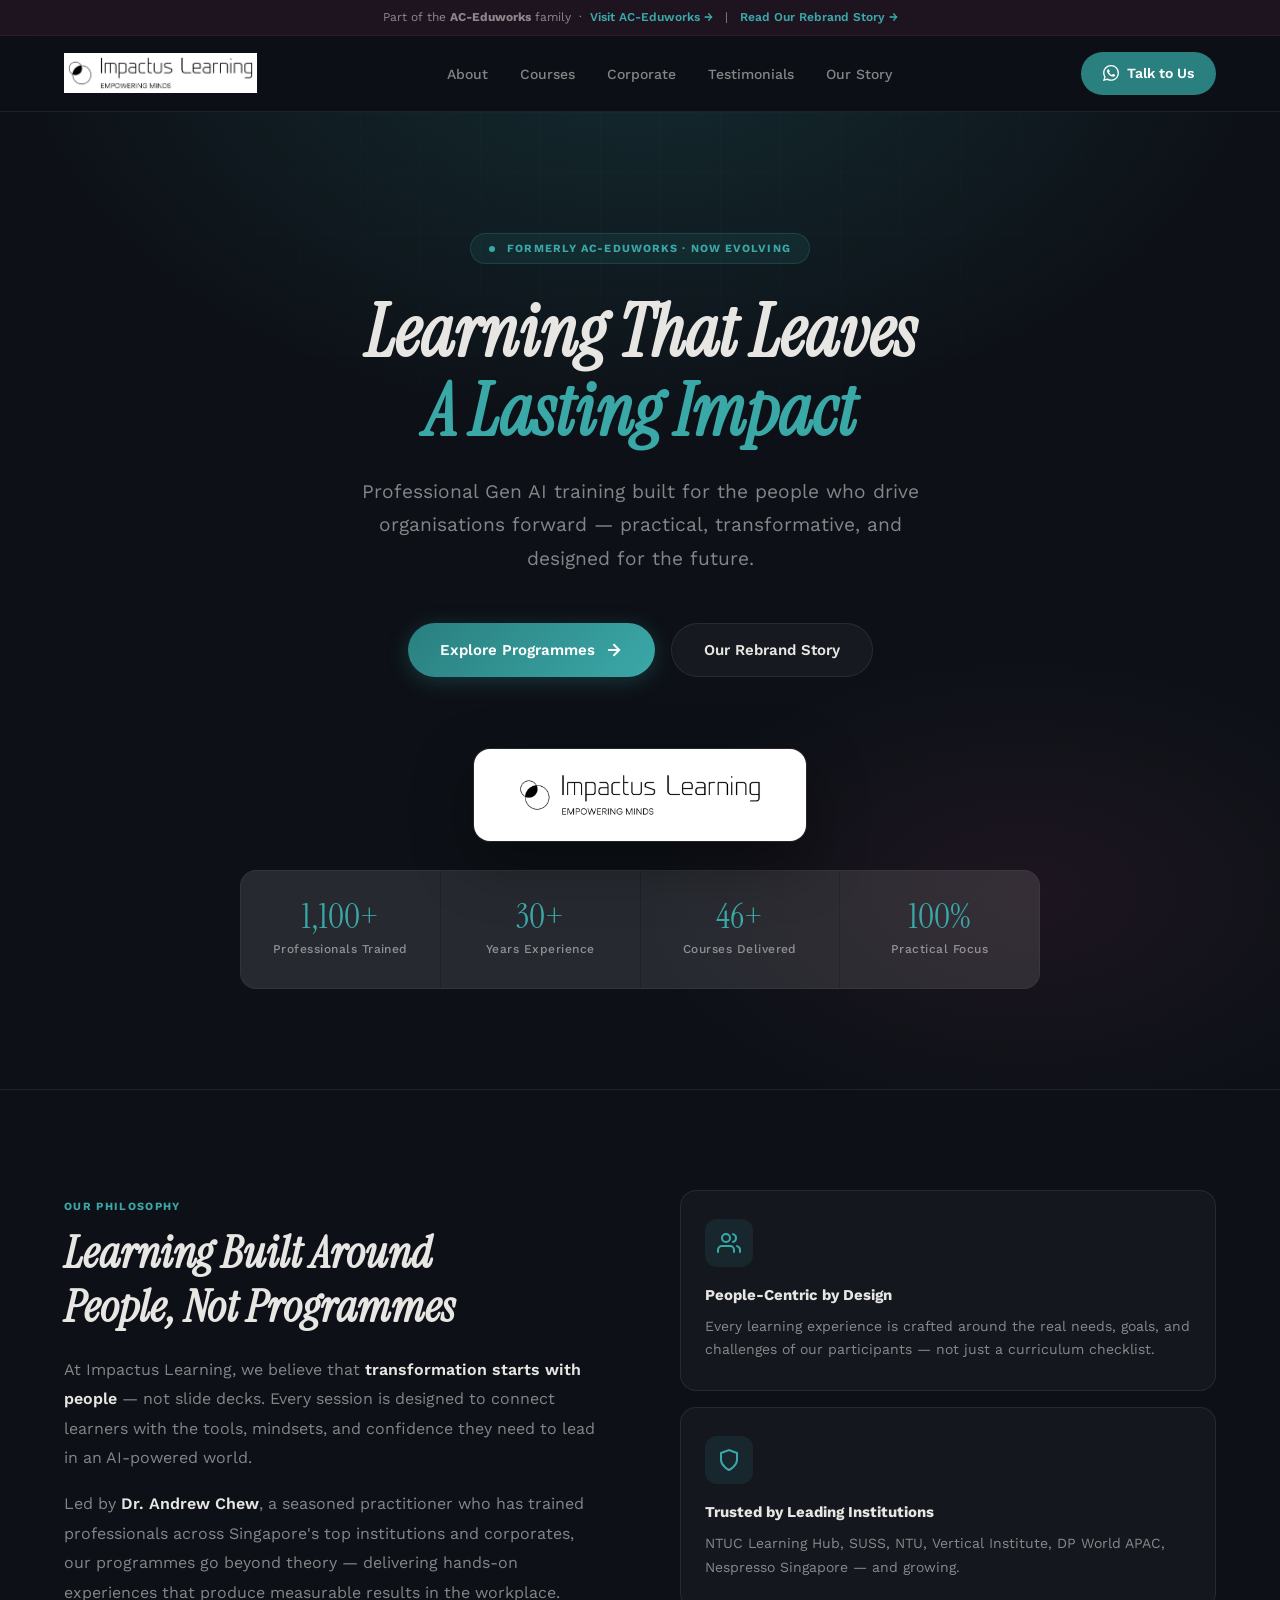
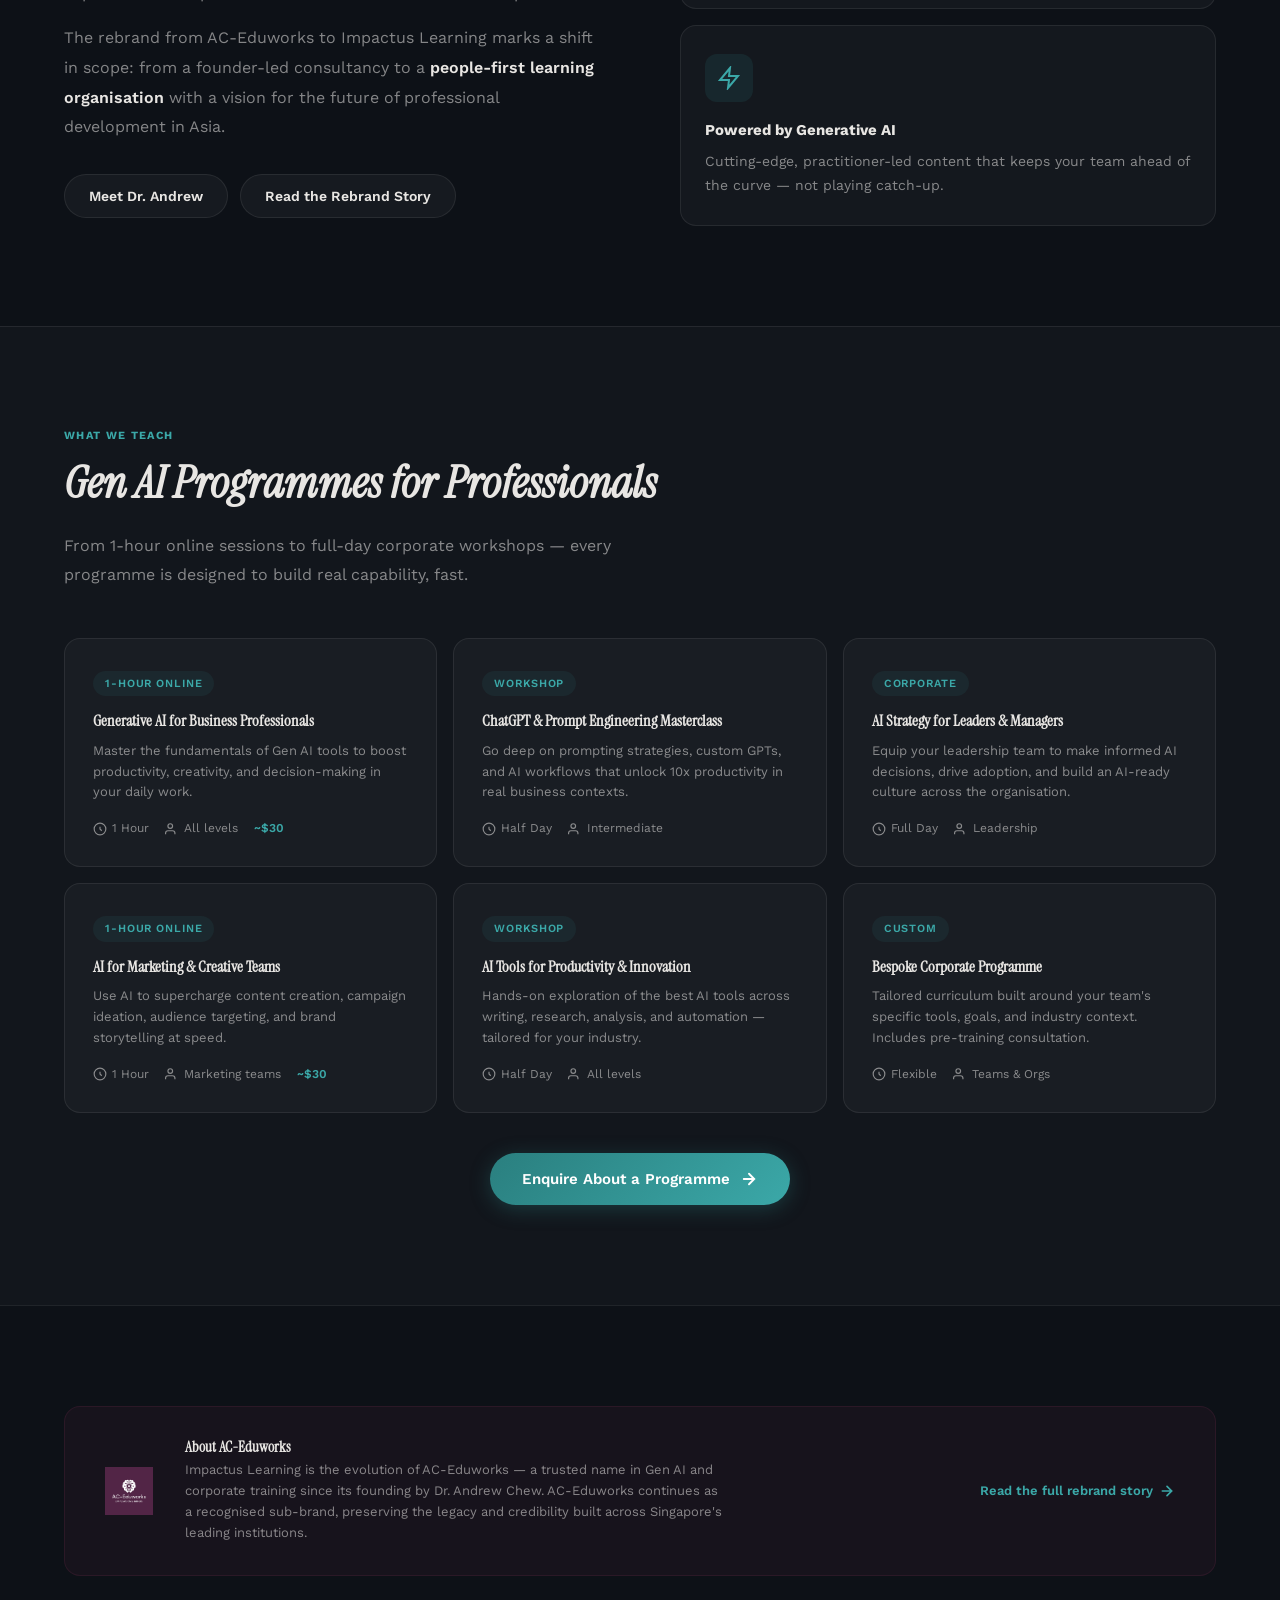
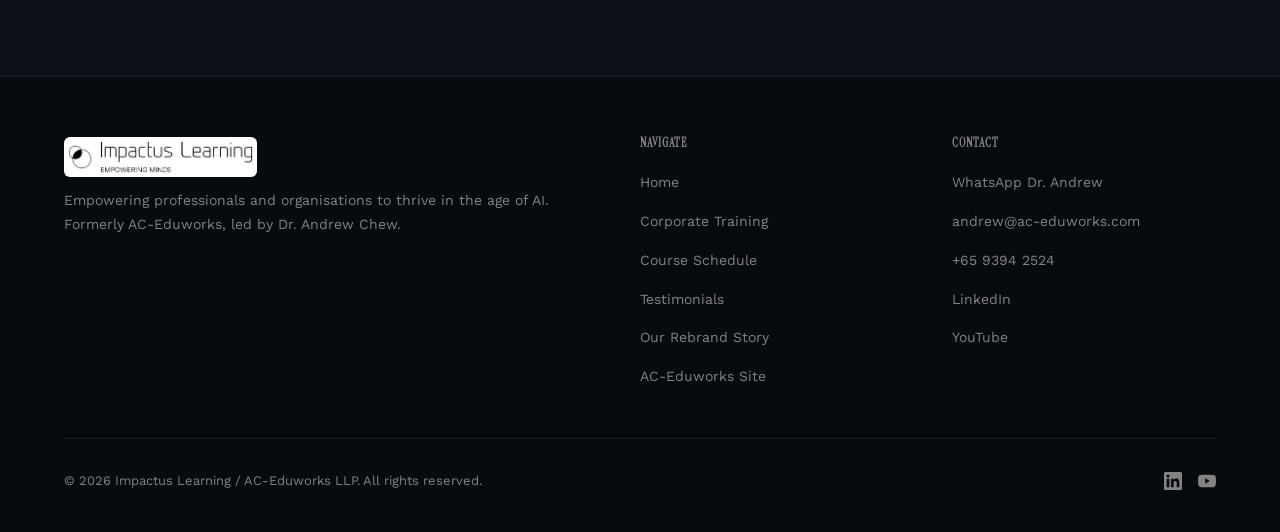
<file: impactus.html>
<!DOCTYPE html>
<html lang="en">
<head>
  <meta charset="UTF-8">
  <meta name="viewport" content="width=device-width, initial-scale=1.0">
  <meta name="color-scheme" content="light dark">
  <meta name="supported-color-schemes" content="light dark">
  <title>Impactus Learning — Empowering Minds</title>
  <meta name="description" content="Impactus Learning delivers world-class Gen AI training for professionals and corporates. Formerly AC-Eduworks, led by Dr. Andrew Chew.">
  <link rel="preconnect" href="https://fonts.googleapis.com">
  <link rel="preconnect" href="https://fonts.gstatic.com" crossorigin>
  <link href="https://fonts.googleapis.com/css2?family=Instrument+Serif:ital@0;1&family=Work+Sans:wght@300..700&display=swap" rel="stylesheet">
  <link rel="stylesheet" href="css/style.css">
  <style>
    /* ── Impactus Learning – custom tokens ── */
    :root {
      --il-dark:    #0D1117;
      --il-darker:  #070A0E;
      --il-teal:    #2A7F7F;
      --il-teal-lt: #3BA8A8;
      --il-maroon:  #7B2D50;
      --il-text:    #E8E6E3;
      --il-muted:   rgba(232,230,227,0.55);
      --il-border:  rgba(255,255,255,0.08);
    }

    /* ── Reset for this page ── */
    .il-page { background: var(--il-dark); min-height: 100vh; }

    /* ── NAV ── */
    .il-header {
      position: sticky; top: 0; z-index: 400;
      background: rgba(13,17,23,0.85);
      backdrop-filter: blur(16px);
      -webkit-backdrop-filter: blur(16px);
      border-bottom: 1px solid var(--il-border);
    }
    .il-nav {
      display: flex; align-items: center;
      justify-content: space-between;
      padding: 16px 0;
    }
    .il-nav__logo img {
      height: 40px; width: auto; object-fit: contain;
    }
    .il-nav__links {
      display: flex; align-items: center; gap: 32px;
      list-style: none; margin: 0; padding: 0;
    }
    .il-nav__links a {
      font-size: 14px; font-weight: 500;
      color: var(--il-muted); text-decoration: none;
      transition: color 0.2s;
    }
    .il-nav__links a:hover { color: var(--il-text); }
    .il-nav__cta {
      display: inline-flex; align-items: center; gap: 8px;
      background: var(--il-teal); color: #fff;
      font-size: 14px; font-weight: 600; padding: 10px 22px;
      border-radius: 100px; text-decoration: none;
      transition: background 0.2s;
    }
    .il-nav__cta:hover { background: var(--il-teal-lt); }
    .il-subbrand {
      font-size: 12px; color: var(--il-muted);
      text-align: center; padding: 8px;
      background: rgba(123,45,80,0.15);
      border-bottom: 1px solid rgba(123,45,80,0.2);
    }
    .il-subbrand a { color: var(--il-teal-lt); text-decoration: none; font-weight: 600; }
    .il-subbrand a:hover { text-decoration: underline; }

    /* ── Mobile nav for Impactus ── */
    .il-nav__toggle {
      display: none; align-items: center; justify-content: center;
      width: 40px; height: 40px;
      background: none; border: 1px solid var(--il-border);
      border-radius: 8px; cursor: pointer; color: var(--il-text);
    }
    @media (max-width: 768px) {
      .il-nav__links { display: none; }
      .il-nav__cta { display: none; }
      .il-nav__toggle { display: flex; }
    }

    /* ── HERO ── */
    .il-hero {
      position: relative; overflow: hidden;
      padding: 120px 0 100px;
      text-align: center;
      background: var(--il-dark);
    }
    .il-hero::before {
      content: '';
      position: absolute; inset: 0;
      background:
        radial-gradient(ellipse 70% 60% at 50% -10%, rgba(42,127,127,0.25) 0%, transparent 70%),
        radial-gradient(ellipse 50% 40% at 80% 80%, rgba(123,45,80,0.15) 0%, transparent 60%);
      pointer-events: none;
    }
    .il-hero__grid {
      position: absolute; inset: 0; pointer-events: none;
      background-image:
        linear-gradient(rgba(42,127,127,0.05) 1px, transparent 1px),
        linear-gradient(90deg, rgba(42,127,127,0.05) 1px, transparent 1px);
      background-size: 60px 60px;
      -webkit-mask-image: radial-gradient(ellipse 80% 80% at 50% 0%, black 0%, transparent 70%);
      mask-image: radial-gradient(ellipse 80% 80% at 50% 0%, black 0%, transparent 70%);
    }
    .il-hero__badge {
      display: inline-flex; align-items: center; gap: 8px;
      background: rgba(42,127,127,0.15);
      border: 1px solid rgba(42,127,127,0.3);
      color: var(--il-teal-lt);
      font-size: 12px; font-weight: 600; letter-spacing: 0.08em;
      text-transform: uppercase; padding: 6px 18px;
      border-radius: 100px; margin-bottom: 32px;
    }
    .il-hero__badge-dot {
      width: 6px; height: 6px; border-radius: 50%;
      background: var(--il-teal-lt);
      animation: pulse-dot 2s ease-in-out infinite;
    }
    @keyframes pulse-dot {
      0%, 100% { opacity: 1; transform: scale(1); }
      50% { opacity: 0.5; transform: scale(0.7); }
    }
    .il-hero__title {
      font-family: var(--font-display);
      font-style: italic;
      font-size: clamp(2.6rem, 6vw, 4.5rem);
      line-height: 1.1;
      color: var(--il-text);
      margin-bottom: 24px;
      max-width: 820px;
      margin-left: auto; margin-right: auto;
    }
    .il-hero__title span { color: var(--il-teal-lt); }
    .il-hero__sub {
      font-size: clamp(1rem, 2vw, 1.2rem);
      color: var(--il-muted); line-height: 1.75;
      max-width: 580px; margin: 0 auto 48px;
    }
    .il-hero__actions {
      display: flex; gap: 16px; justify-content: center; flex-wrap: wrap;
      margin-bottom: 72px;
    }
    .il-btn {
      display: inline-flex; align-items: center; gap: 10px;
      font-size: 15px; font-weight: 600;
      padding: 14px 32px; border-radius: 100px;
      text-decoration: none; transition: all 0.2s;
    }
    .il-btn--primary {
      background: linear-gradient(135deg, var(--il-teal), var(--il-teal-lt));
      color: #fff;
      box-shadow: 0 4px 20px rgba(42,127,127,0.35);
    }
    .il-btn--primary:hover {
      transform: translateY(-2px);
      box-shadow: 0 8px 30px rgba(42,127,127,0.5);
    }
    .il-btn--ghost {
      border: 1px solid var(--il-border);
      color: var(--il-text);
      background: rgba(255,255,255,0.04);
    }
    .il-btn--ghost:hover { background: rgba(255,255,255,0.08); }

    /* ── Logo showcase in hero ── */
    .il-hero__logo-wrap {
      display: inline-block;
      background: #fff; border-radius: 16px;
      padding: 20px 40px;
      box-shadow: 0 0 0 1px rgba(255,255,255,0.1), 0 20px 60px rgba(0,0,0,0.4);
      margin-bottom: 20px;
    }
    .il-hero__logo-wrap img {
      height: 52px; width: auto; display: block;
    }

    /* ── Stats bar ── */
    .il-stats {
      display: grid; grid-template-columns: repeat(4, 1fr);
      gap: 1px; background: var(--il-border);
      border: 1px solid var(--il-border); border-radius: 16px;
      overflow: hidden; max-width: 800px; margin: 0 auto;
    }
    .il-stat {
      background: rgba(255,255,255,0.03);
      padding: 28px 20px; text-align: center;
    }
    .il-stat__number {
      font-family: var(--font-display); font-size: 2.2rem;
      color: var(--il-teal-lt); line-height: 1; margin-bottom: 6px;
    }
    .il-stat__label {
      font-size: 12px; font-weight: 500;
      color: var(--il-muted); letter-spacing: 0.04em;
    }
    @media (max-width: 600px) {
      .il-stats { grid-template-columns: repeat(2, 1fr); }
    }

    /* ── Sections ── */
    .il-section {
      padding: 100px 0;
      border-top: 1px solid var(--il-border);
    }
    .il-section__tag {
      font-size: 11px; font-weight: 700; letter-spacing: 0.12em;
      text-transform: uppercase; color: var(--il-teal-lt);
      margin-bottom: 12px;
    }
    .il-section__title {
      font-family: var(--font-display); font-style: italic;
      font-size: clamp(1.8rem, 3.5vw, 2.8rem);
      color: var(--il-text); line-height: 1.2; margin-bottom: 20px;
    }
    .il-section__body {
      font-size: 16px; color: var(--il-muted); line-height: 1.85;
      max-width: 620px;
    }
    .il-section__body p + p { margin-top: 16px; }
    .il-section__body strong { color: var(--il-text); font-weight: 600; }

    /* two-col layout */
    .il-two-col {
      display: grid; grid-template-columns: 1fr 1fr;
      gap: 80px; align-items: center;
    }
    @media (max-width: 768px) {
      .il-two-col { grid-template-columns: 1fr; gap: 40px; }
    }

    /* ── Pillars ── */
    .il-pillars {
      display: grid; grid-template-columns: repeat(3, 1fr);
      gap: 16px; margin-top: 48px;
    }
    @media (max-width: 768px) { .il-pillars { grid-template-columns: 1fr; } }
    .il-pillar {
      background: rgba(255,255,255,0.03);
      border: 1px solid var(--il-border);
      border-radius: 16px; padding: 28px 24px;
      transition: border-color 0.2s, background 0.2s;
    }
    .il-pillar:hover {
      border-color: rgba(42,127,127,0.3);
      background: rgba(42,127,127,0.05);
    }
    .il-pillar__icon {
      width: 48px; height: 48px; border-radius: 12px;
      background: rgba(42,127,127,0.15);
      display: flex; align-items: center; justify-content: center;
      color: var(--il-teal-lt); margin-bottom: 16px;
    }
    .il-pillar__title {
      font-weight: 700; font-size: 15px; color: var(--il-text);
      margin-bottom: 8px;
    }
    .il-pillar__desc {
      font-size: 14px; color: var(--il-muted); line-height: 1.7;
    }

    /* ── Courses ── */
    .il-courses {
      display: grid; grid-template-columns: repeat(auto-fill, minmax(280px, 1fr));
      gap: 16px; margin-top: 48px;
    }
    .il-course {
      background: rgba(255,255,255,0.03);
      border: 1px solid var(--il-border); border-radius: 16px;
      padding: 28px; transition: border-color 0.25s, transform 0.25s;
    }
    .il-course:hover { border-color: rgba(42,127,127,0.35); transform: translateY(-3px); }
    .il-course__tag {
      display: inline-block; font-size: 11px; font-weight: 600;
      letter-spacing: 0.08em; text-transform: uppercase;
      color: var(--il-teal-lt); background: rgba(42,127,127,0.12);
      padding: 4px 12px; border-radius: 100px; margin-bottom: 14px;
    }
    .il-course__title { font-weight: 700; font-size: 16px; color: var(--il-text); margin-bottom: 8px; line-height: 1.4; }
    .il-course__desc { font-size: 13px; color: var(--il-muted); line-height: 1.6; margin-bottom: 16px; }
    .il-course__meta {
      display: flex; align-items: center; gap: 16px;
      font-size: 12px; color: var(--il-muted);
    }
    .il-course__meta span { display: flex; align-items: center; gap: 5px; }

    /* ── Sub-brand note ── */
    .il-subbrand-note {
      background: rgba(123,45,80,0.1);
      border: 1px solid rgba(123,45,80,0.2);
      border-radius: 16px; padding: 32px 40px;
      display: flex; align-items: center; gap: 32px;
      flex-wrap: wrap;
    }
    .il-subbrand-note img { height: 48px; width: auto; }
    .il-subbrand-note__text { flex: 1; min-width: 240px; }
    .il-subbrand-note__text h4 { font-size: 15px; font-weight: 700; color: var(--il-text); margin-bottom: 4px; }
    .il-subbrand-note__text p { font-size: 13px; color: var(--il-muted); line-height: 1.6; }
    .il-subbrand-note a {
      display: inline-flex; align-items: center; gap: 6px;
      color: var(--il-teal-lt); font-size: 13px; font-weight: 600;
      text-decoration: none; white-space: nowrap;
    }
    .il-subbrand-note a:hover { text-decoration: underline; }

    /* ── Footer ── */
    .il-footer {
      border-top: 1px solid var(--il-border);
      padding: 60px 0 40px;
    }
    .il-footer__grid {
      display: grid; grid-template-columns: 2fr 1fr 1fr;
      gap: 48px; margin-bottom: 48px;
    }
    @media (max-width: 640px) { .il-footer__grid { grid-template-columns: 1fr; gap: 32px; } }
    .il-footer__brand p { font-size: 14px; color: var(--il-muted); line-height: 1.7; margin-top: 12px; }
    .il-footer__col h5 { font-size: 12px; font-weight: 700; letter-spacing: 0.08em; text-transform: uppercase; color: var(--il-muted); margin-bottom: 16px; }
    .il-footer__links { list-style: none; padding: 0; margin: 0; display: flex; flex-direction: column; gap: 10px; }
    .il-footer__links a { font-size: 14px; color: var(--il-muted); text-decoration: none; transition: color 0.2s; }
    .il-footer__links a:hover { color: var(--il-text); }
    .il-footer__bottom {
      display: flex; align-items: center; justify-content: space-between;
      flex-wrap: wrap; gap: 16px;
      padding-top: 32px; border-top: 1px solid var(--il-border);
      font-size: 13px; color: var(--il-muted);
    }
    .il-footer__socials { display: flex; gap: 16px; }
    .il-footer__socials a { color: var(--il-muted); transition: color 0.2s; }
    .il-footer__socials a:hover { color: var(--il-text); }
  </style>
</head>
<body class="il-page">

  <!-- Sub-brand ribbon -->
  <div class="il-subbrand">
    Part of the <strong>AC-Eduworks</strong> family &nbsp;·&nbsp;
    <a href="index.html">Visit AC-Eduworks &rarr;</a>
    &nbsp;&nbsp;|&nbsp;&nbsp;
    <a href="rebrand.html">Read Our Rebrand Story &rarr;</a>
  </div>

  <!-- NAV -->
  <header class="il-header">
    <div class="container">
      <nav class="il-nav">
        <a href="impactus.html" class="il-nav__logo">
          <img src="images/impactus-logo.jpg" alt="Impactus Learning">
        </a>
        <ul class="il-nav__links">
          <li><a href="#about">About</a></li>
          <li><a href="#courses">Courses</a></li>
          <li><a href="training.html">Corporate</a></li>
          <li><a href="testimonials.html">Testimonials</a></li>
          <li><a href="rebrand.html">Our Story</a></li>
        </ul>
        <a href="https://wa.me/6593942524" class="il-nav__cta" target="_blank" rel="noopener">
          <svg width="16" height="16" viewBox="0 0 24 24" fill="currentColor"><path d="M17.472 14.382c-.297-.149-1.758-.867-2.03-.967-.273-.099-.471-.148-.67.15-.197.297-.767.966-.94 1.164-.173.199-.347.223-.644.075-.297-.15-1.255-.463-2.39-1.475-.883-.788-1.48-1.761-1.653-2.059-.173-.297-.018-.458.13-.606.134-.133.298-.347.446-.52.149-.174.198-.298.298-.497.099-.198.05-.371-.025-.52-.075-.149-.669-1.612-.916-2.207-.242-.579-.487-.5-.669-.51-.173-.008-.371-.01-.57-.01-.198 0-.52.074-.792.372-.272.297-1.04 1.016-1.04 2.479 0 1.462 1.065 2.875 1.213 3.074.149.198 2.096 3.2 5.077 4.487.709.306 1.262.489 1.694.625.712.227 1.36.195 1.871.118.571-.085 1.758-.719 2.006-1.413.248-.694.248-1.289.173-1.413-.074-.124-.272-.198-.57-.347m-5.421 7.403h-.004a9.87 9.87 0 01-5.031-1.378l-.361-.214-3.741.982.998-3.648-.235-.374a9.86 9.86 0 01-1.51-5.26c.001-5.45 4.436-9.884 9.888-9.884 2.64 0 5.122 1.03 6.988 2.898a9.825 9.825 0 012.893 6.994c-.003 5.45-4.437 9.884-9.885 9.884m8.413-18.297A11.815 11.815 0 0012.05 0C5.495 0 .16 5.335.157 11.892c0 2.096.547 4.142 1.588 5.945L.057 24l6.305-1.654a11.882 11.882 0 005.683 1.448h.005c6.554 0 11.89-5.335 11.893-11.893a11.821 11.821 0 00-3.48-8.413z"/></svg>
          Talk to Us
        </a>
        <button class="il-nav__toggle" id="ilNavToggle" aria-label="Open menu">
          <svg width="22" height="22" viewBox="0 0 24 24" fill="none" stroke="currentColor" stroke-width="2"><path d="M3 12h18M3 6h18M3 18h18"/></svg>
        </button>
      </nav>
    </div>
  </header>

  <!-- HERO -->
  <section class="il-hero">
    <div class="il-hero__grid"></div>
    <div class="container" style="position:relative; z-index:1;">
      <div class="rebrand-hero__eyebrow" style="background:rgba(42,127,127,0.15); border:1px solid rgba(42,127,127,0.3); color:#3BA8A8; border-radius:100px; display:inline-block; padding:6px 18px; margin-bottom:28px; font-size:11px; font-weight:700; letter-spacing:0.1em; text-transform:uppercase;">
        <span style="display:inline-block; width:6px; height:6px; border-radius:50%; background:#3BA8A8; margin-right:8px; vertical-align:middle; animation:pulse-dot 2s infinite;"></span>
        Formerly AC-Eduworks · Now Evolving
      </div>

      <h1 class="il-hero__title">
        Learning That Leaves<br>
        <span>A Lasting Impact</span>
      </h1>
      <p class="il-hero__sub">
        Professional Gen AI training built for the people who drive organisations forward — practical, transformative, and designed for the future.
      </p>

      <div class="il-hero__actions">
        <a href="training.html" class="il-btn il-btn--primary">
          Explore Programmes
          <svg width="18" height="18" viewBox="0 0 24 24" fill="none" stroke="currentColor" stroke-width="2.5" stroke-linecap="round"><path d="M5 12h14M12 5l7 7-7 7"/></svg>
        </a>
        <a href="rebrand.html" class="il-btn il-btn--ghost">Our Rebrand Story</a>
      </div>

      <div class="il-hero__logo-wrap">
        <img src="images/impactus-logo.jpg" alt="Impactus Learning — Empowering Minds">
      </div>

      <div class="il-stats">
        <div class="il-stat">
          <div class="il-stat__number">1,100+</div>
          <div class="il-stat__label">Professionals Trained</div>
        </div>
        <div class="il-stat">
          <div class="il-stat__number">30+</div>
          <div class="il-stat__label">Years Experience</div>
        </div>
        <div class="il-stat">
          <div class="il-stat__number">46+</div>
          <div class="il-stat__label">Courses Delivered</div>
        </div>
        <div class="il-stat">
          <div class="il-stat__number">100%</div>
          <div class="il-stat__label">Practical Focus</div>
        </div>
      </div>
    </div>
  </section>

  <!-- ABOUT SECTION -->
  <section class="il-section" id="about" style="background: var(--il-dark);">
    <div class="container">
      <div class="il-two-col">
        <div>
          <p class="il-section__tag">Our Philosophy</p>
          <h2 class="il-section__title">Learning Built Around People, Not Programmes</h2>
          <div class="il-section__body">
            <p>At Impactus Learning, we believe that <strong>transformation starts with people</strong> — not slide decks. Every session is designed to connect learners with the tools, mindsets, and confidence they need to lead in an AI-powered world.</p>
            <p>Led by <strong>Dr. Andrew Chew</strong>, a seasoned practitioner who has trained professionals across Singapore's top institutions and corporates, our programmes go beyond theory — delivering hands-on experiences that produce measurable results in the workplace.</p>
            <p>The rebrand from AC-Eduworks to Impactus Learning marks a shift in scope: from a founder-led consultancy to a <strong>people-first learning organisation</strong> with a vision for the future of professional development in Asia.</p>
          </div>
          <div style="margin-top:32px; display:flex; gap:12px; flex-wrap:wrap;">
            <a href="about.html" class="il-btn il-btn--ghost" style="font-size:14px; padding:10px 24px;">Meet Dr. Andrew</a>
            <a href="rebrand.html" class="il-btn il-btn--ghost" style="font-size:14px; padding:10px 24px;">Read the Rebrand Story</a>
          </div>
        </div>
        <div>
          <div class="il-pillars" style="margin-top:0; grid-template-columns:1fr;">
            <div class="il-pillar">
              <div class="il-pillar__icon">
                <svg width="24" height="24" viewBox="0 0 24 24" fill="none" stroke="currentColor" stroke-width="2" stroke-linecap="round"><path d="M17 21v-2a4 4 0 0 0-4-4H5a4 4 0 0 0-4 4v2"/><circle cx="9" cy="7" r="4"/><path d="M23 21v-2a4 4 0 0 0-3-3.87M16 3.13a4 4 0 0 1 0 7.75"/></svg>
              </div>
              <p class="il-pillar__title">People-Centric by Design</p>
              <p class="il-pillar__desc">Every learning experience is crafted around the real needs, goals, and challenges of our participants — not just a curriculum checklist.</p>
            </div>
            <div class="il-pillar">
              <div class="il-pillar__icon">
                <svg width="24" height="24" viewBox="0 0 24 24" fill="none" stroke="currentColor" stroke-width="2" stroke-linecap="round"><path d="M12 22s8-4 8-10V5l-8-3-8 3v7c0 6 8 10 8 10z"/></svg>
              </div>
              <p class="il-pillar__title">Trusted by Leading Institutions</p>
              <p class="il-pillar__desc">NTUC Learning Hub, SUSS, NTU, Vertical Institute, DP World APAC, Nespresso Singapore — and growing.</p>
            </div>
            <div class="il-pillar">
              <div class="il-pillar__icon">
                <svg width="24" height="24" viewBox="0 0 24 24" fill="none" stroke="currentColor" stroke-width="2" stroke-linecap="round"><polygon points="13 2 3 14 12 14 11 22 21 10 12 10 13 2"/></svg>
              </div>
              <p class="il-pillar__title">Powered by Generative AI</p>
              <p class="il-pillar__desc">Cutting-edge, practitioner-led content that keeps your team ahead of the curve — not playing catch-up.</p>
            </div>
          </div>
        </div>
      </div>
    </div>
  </section>

  <!-- COURSES -->
  <section class="il-section" id="courses" style="background: rgba(255,255,255,0.02);">
    <div class="container">
      <p class="il-section__tag">What We Teach</p>
      <h2 class="il-section__title">Gen AI Programmes for Professionals</h2>
      <p class="il-section__body" style="margin-bottom:0;">From 1-hour online sessions to full-day corporate workshops — every programme is designed to build real capability, fast.</p>
      <div class="il-courses">
        <div class="il-course">
          <span class="il-course__tag">1-Hour Online</span>
          <h3 class="il-course__title">Generative AI for Business Professionals</h3>
          <p class="il-course__desc">Master the fundamentals of Gen AI tools to boost productivity, creativity, and decision-making in your daily work.</p>
          <div class="il-course__meta">
            <span><svg width="14" height="14" viewBox="0 0 24 24" fill="none" stroke="currentColor" stroke-width="2"><circle cx="12" cy="12" r="10"/><path d="M12 8v4l3 3"/></svg> 1 Hour</span>
            <span><svg width="14" height="14" viewBox="0 0 24 24" fill="none" stroke="currentColor" stroke-width="2"><path d="M17 21v-2a4 4 0 0 0-4-4H5a4 4 0 0 0-4 4v2"/><circle cx="9" cy="7" r="4"/></svg> All levels</span>
            <span style="color:#3BA8A8; font-weight:600;">~$30</span>
          </div>
        </div>
        <div class="il-course">
          <span class="il-course__tag">Workshop</span>
          <h3 class="il-course__title">ChatGPT &amp; Prompt Engineering Masterclass</h3>
          <p class="il-course__desc">Go deep on prompting strategies, custom GPTs, and AI workflows that unlock 10x productivity in real business contexts.</p>
          <div class="il-course__meta">
            <span><svg width="14" height="14" viewBox="0 0 24 24" fill="none" stroke="currentColor" stroke-width="2"><circle cx="12" cy="12" r="10"/><path d="M12 8v4l3 3"/></svg> Half Day</span>
            <span><svg width="14" height="14" viewBox="0 0 24 24" fill="none" stroke="currentColor" stroke-width="2"><path d="M17 21v-2a4 4 0 0 0-4-4H5a4 4 0 0 0-4 4v2"/><circle cx="9" cy="7" r="4"/></svg> Intermediate</span>
          </div>
        </div>
        <div class="il-course">
          <span class="il-course__tag">Corporate</span>
          <h3 class="il-course__title">AI Strategy for Leaders &amp; Managers</h3>
          <p class="il-course__desc">Equip your leadership team to make informed AI decisions, drive adoption, and build an AI-ready culture across the organisation.</p>
          <div class="il-course__meta">
            <span><svg width="14" height="14" viewBox="0 0 24 24" fill="none" stroke="currentColor" stroke-width="2"><circle cx="12" cy="12" r="10"/><path d="M12 8v4l3 3"/></svg> Full Day</span>
            <span><svg width="14" height="14" viewBox="0 0 24 24" fill="none" stroke="currentColor" stroke-width="2"><path d="M17 21v-2a4 4 0 0 0-4-4H5a4 4 0 0 0-4 4v2"/><circle cx="9" cy="7" r="4"/></svg> Leadership</span>
          </div>
        </div>
        <div class="il-course">
          <span class="il-course__tag">1-Hour Online</span>
          <h3 class="il-course__title">AI for Marketing &amp; Creative Teams</h3>
          <p class="il-course__desc">Use AI to supercharge content creation, campaign ideation, audience targeting, and brand storytelling at speed.</p>
          <div class="il-course__meta">
            <span><svg width="14" height="14" viewBox="0 0 24 24" fill="none" stroke="currentColor" stroke-width="2"><circle cx="12" cy="12" r="10"/><path d="M12 8v4l3 3"/></svg> 1 Hour</span>
            <span><svg width="14" height="14" viewBox="0 0 24 24" fill="none" stroke="currentColor" stroke-width="2"><path d="M17 21v-2a4 4 0 0 0-4-4H5a4 4 0 0 0-4 4v2"/><circle cx="9" cy="7" r="4"/></svg> Marketing teams</span>
            <span style="color:#3BA8A8; font-weight:600;">~$30</span>
          </div>
        </div>
        <div class="il-course">
          <span class="il-course__tag">Workshop</span>
          <h3 class="il-course__title">AI Tools for Productivity &amp; Innovation</h3>
          <p class="il-course__desc">Hands-on exploration of the best AI tools across writing, research, analysis, and automation — tailored for your industry.</p>
          <div class="il-course__meta">
            <span><svg width="14" height="14" viewBox="0 0 24 24" fill="none" stroke="currentColor" stroke-width="2"><circle cx="12" cy="12" r="10"/><path d="M12 8v4l3 3"/></svg> Half Day</span>
            <span><svg width="14" height="14" viewBox="0 0 24 24" fill="none" stroke="currentColor" stroke-width="2"><path d="M17 21v-2a4 4 0 0 0-4-4H5a4 4 0 0 0-4 4v2"/><circle cx="9" cy="7" r="4"/></svg> All levels</span>
          </div>
        </div>
        <div class="il-course">
          <span class="il-course__tag">Custom</span>
          <h3 class="il-course__title">Bespoke Corporate Programme</h3>
          <p class="il-course__desc">Tailored curriculum built around your team's specific tools, goals, and industry context. Includes pre-training consultation.</p>
          <div class="il-course__meta">
            <span><svg width="14" height="14" viewBox="0 0 24 24" fill="none" stroke="currentColor" stroke-width="2"><circle cx="12" cy="12" r="10"/><path d="M12 8v4l3 3"/></svg> Flexible</span>
            <span><svg width="14" height="14" viewBox="0 0 24 24" fill="none" stroke="currentColor" stroke-width="2"><path d="M17 21v-2a4 4 0 0 0-4-4H5a4 4 0 0 0-4 4v2"/><circle cx="9" cy="7" r="4"/></svg> Teams &amp; Orgs</span>
          </div>
        </div>
      </div>
      <div style="text-align:center; margin-top:40px;">
        <a href="https://wa.me/6593942524" class="il-btn il-btn--primary" target="_blank" rel="noopener">
          Enquire About a Programme
          <svg width="18" height="18" viewBox="0 0 24 24" fill="none" stroke="currentColor" stroke-width="2.5" stroke-linecap="round"><path d="M5 12h14M12 5l7 7-7 7"/></svg>
        </a>
      </div>
    </div>
  </section>

  <!-- AC-EDUWORKS SUB-BRAND NOTE -->
  <section class="il-section" style="background: var(--il-dark);">
    <div class="container">
      <div class="il-subbrand-note">
        <img src="images/logo.jpg" alt="AC-Eduworks">
        <div class="il-subbrand-note__text">
          <h4>About AC-Eduworks</h4>
          <p>Impactus Learning is the evolution of AC-Eduworks — a trusted name in Gen AI and corporate training since its founding by Dr. Andrew Chew. AC-Eduworks continues as a recognised sub-brand, preserving the legacy and credibility built across Singapore's leading institutions.</p>
        </div>
        <a href="rebrand.html">
          Read the full rebrand story
          <svg width="16" height="16" viewBox="0 0 24 24" fill="none" stroke="currentColor" stroke-width="2.5" stroke-linecap="round"><path d="M5 12h14M12 5l7 7-7 7"/></svg>
        </a>
      </div>
    </div>
  </section>

  <!-- FOOTER -->
  <footer class="il-footer" style="background: var(--il-darker);">
    <div class="container">
      <div class="il-footer__grid">
        <div class="il-footer__brand">
          <img src="images/impactus-logo.jpg" alt="Impactus Learning" style="height:40px; width:auto; border-radius:6px;">
          <p>Empowering professionals and organisations to thrive in the age of AI. Formerly AC-Eduworks, led by Dr. Andrew Chew.</p>
        </div>
        <div class="il-footer__col">
          <h5>Navigate</h5>
          <ul class="il-footer__links">
            <li><a href="impactus.html">Home</a></li>
            <li><a href="training.html">Corporate Training</a></li>
            <li><a href="schedule.html">Course Schedule</a></li>
            <li><a href="testimonials.html">Testimonials</a></li>
            <li><a href="rebrand.html">Our Rebrand Story</a></li>
            <li><a href="index.html">AC-Eduworks Site</a></li>
          </ul>
        </div>
        <div class="il-footer__col">
          <h5>Contact</h5>
          <ul class="il-footer__links">
            <li><a href="https://wa.me/6593942524" target="_blank" rel="noopener">WhatsApp Dr. Andrew</a></li>
            <li><a href="mailto:andrew@ac-eduworks.com">andrew@ac-eduworks.com</a></li>
            <li><a href="tel:93942524">+65 9394 2524</a></li>
            <li><a href="https://www.linkedin.com/in/andrew-chew-c-h/" target="_blank" rel="noopener">LinkedIn</a></li>
            <li><a href="https://www.youtube.com/@AndrewLearnsAI/videos" target="_blank" rel="noopener">YouTube</a></li>
          </ul>
        </div>
      </div>
      <div class="il-footer__bottom">
        <span>&copy; 2026 Impactus Learning / AC-Eduworks LLP. All rights reserved.</span>
        <div class="il-footer__socials">
          <a href="https://www.linkedin.com/in/andrew-chew-c-h/" target="_blank" rel="noopener" aria-label="LinkedIn">
            <svg width="18" height="18" viewBox="0 0 24 24" fill="currentColor"><path d="M20.447 20.452h-3.554v-5.569c0-1.328-.027-3.037-1.852-3.037-1.853 0-2.136 1.445-2.136 2.939v5.667H9.351V9h3.414v1.561h.046c.477-.9 1.637-1.85 3.37-1.85 3.601 0 4.267 2.37 4.267 5.455v6.286zM5.337 7.433a2.062 2.062 0 01-2.063-2.065 2.064 2.064 0 112.063 2.065zm1.782 13.019H3.555V9h3.564v11.452zM22.225 0H1.771C.792 0 0 .774 0 1.729v20.542C0 23.227.792 24 1.771 24h20.451C23.2 24 24 23.227 24 22.271V1.729C24 .774 23.2 0 22.222 0h.003z"/></svg>
          </a>
          <a href="https://www.youtube.com/@AndrewLearnsAI/videos" target="_blank" rel="noopener" aria-label="YouTube">
            <svg width="18" height="18" viewBox="0 0 24 24" fill="currentColor"><path d="M23.498 6.186a3.016 3.016 0 00-2.122-2.136C19.505 3.545 12 3.545 12 3.545s-7.505 0-9.377.505A3.017 3.017 0 00.502 6.186C0 8.07 0 12 0 12s0 3.93.502 5.814a3.016 3.016 0 002.122 2.136c1.871.505 9.376.505 9.376.505s7.505 0 9.377-.505a3.015 3.015 0 002.122-2.136C24 15.93 24 12 24 12s0-3.93-.502-5.814zM9.545 15.568V8.432L15.818 12l-6.273 3.568z"/></svg>
          </a>
        </div>
      </div>
    </div>
  </footer>

  <script>
    // Simple mobile nav for Impactus page
    const toggle = document.getElementById('ilNavToggle');
    if (toggle) {
      toggle.addEventListener('click', () => {
        const links = document.querySelector('.il-nav__links');
        const isOpen = links.style.display === 'flex';
        links.style.display = isOpen ? '' : 'flex';
        links.style.flexDirection = 'column';
        links.style.position = 'fixed';
        links.style.top = '0'; links.style.left = '0';
        links.style.width = '100vw'; links.style.height = '100vh';
        links.style.background = '#0D1117';
        links.style.alignItems = 'center'; links.style.justifyContent = 'center';
        links.style.gap = '32px'; links.style.zIndex = '500';
        if (isOpen) { links.style.display = 'none'; }
      });
    }
  </script>
</body>
</html>
</file>
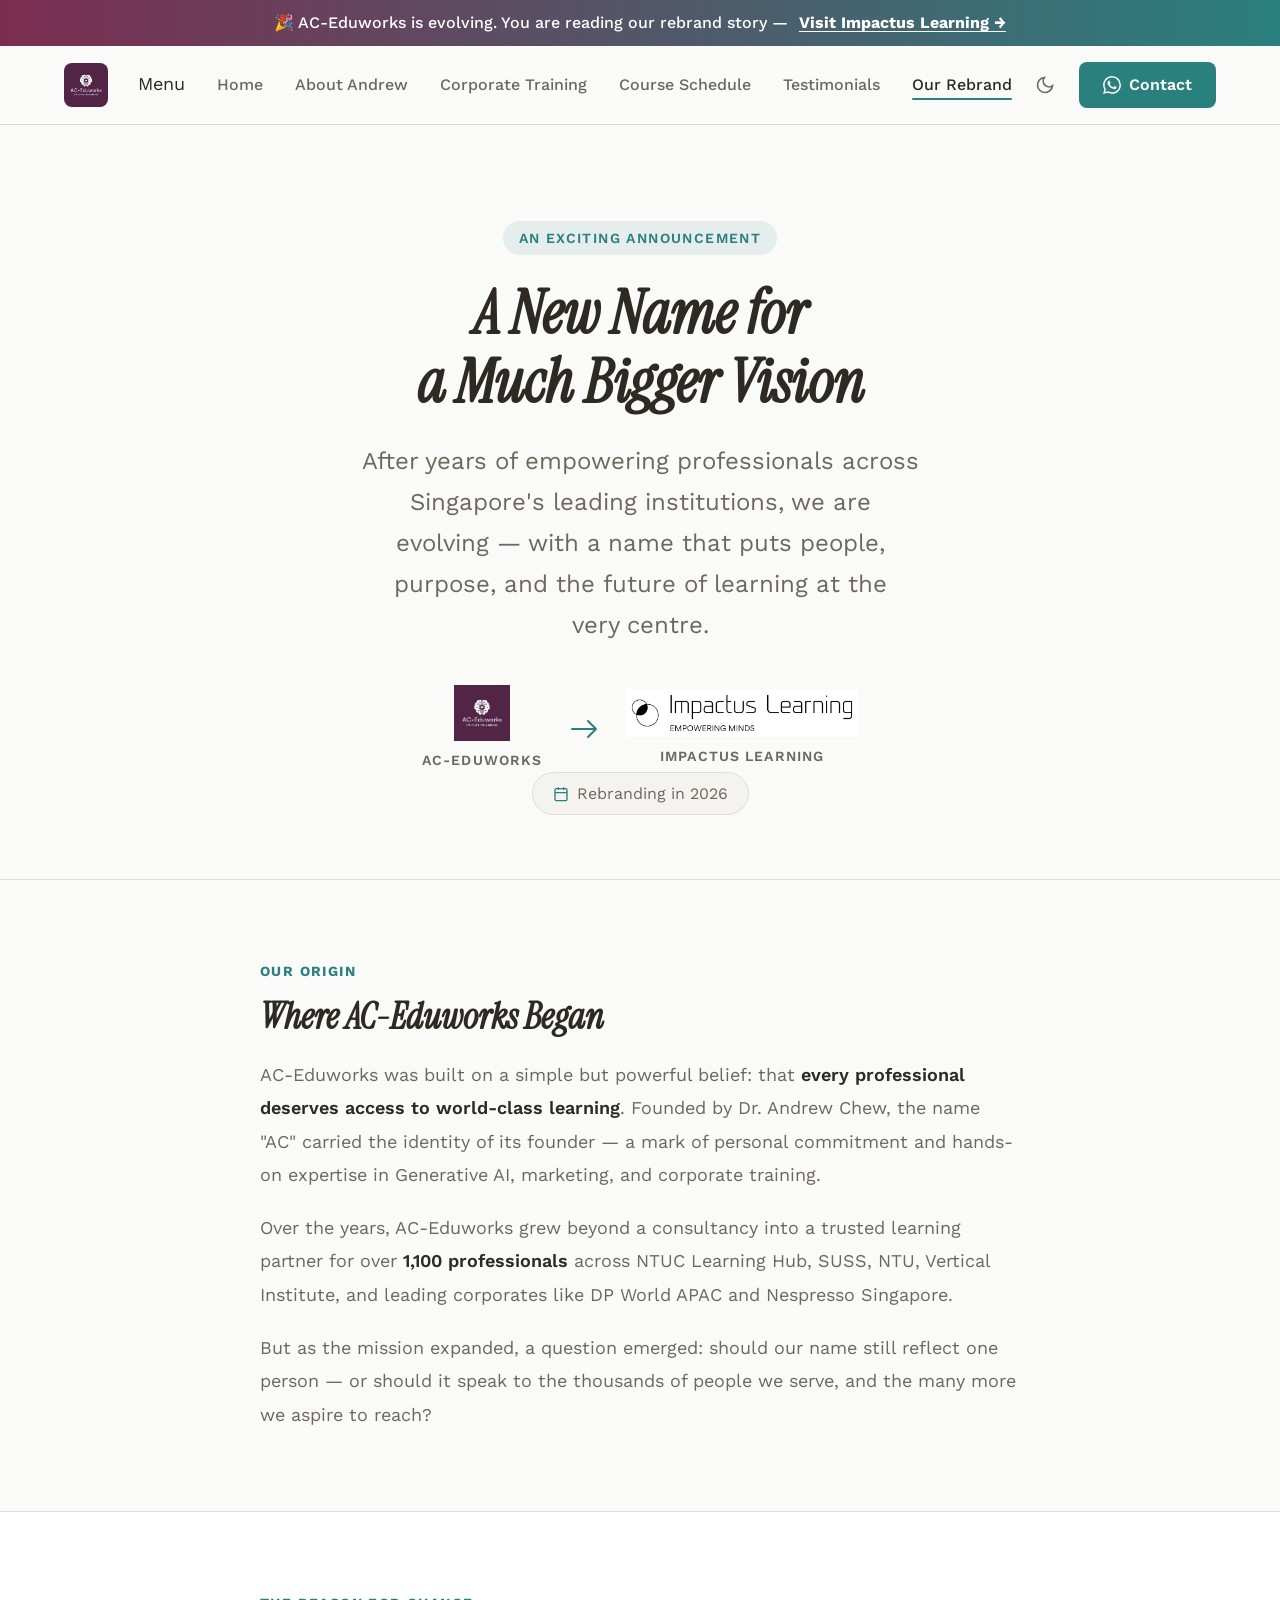
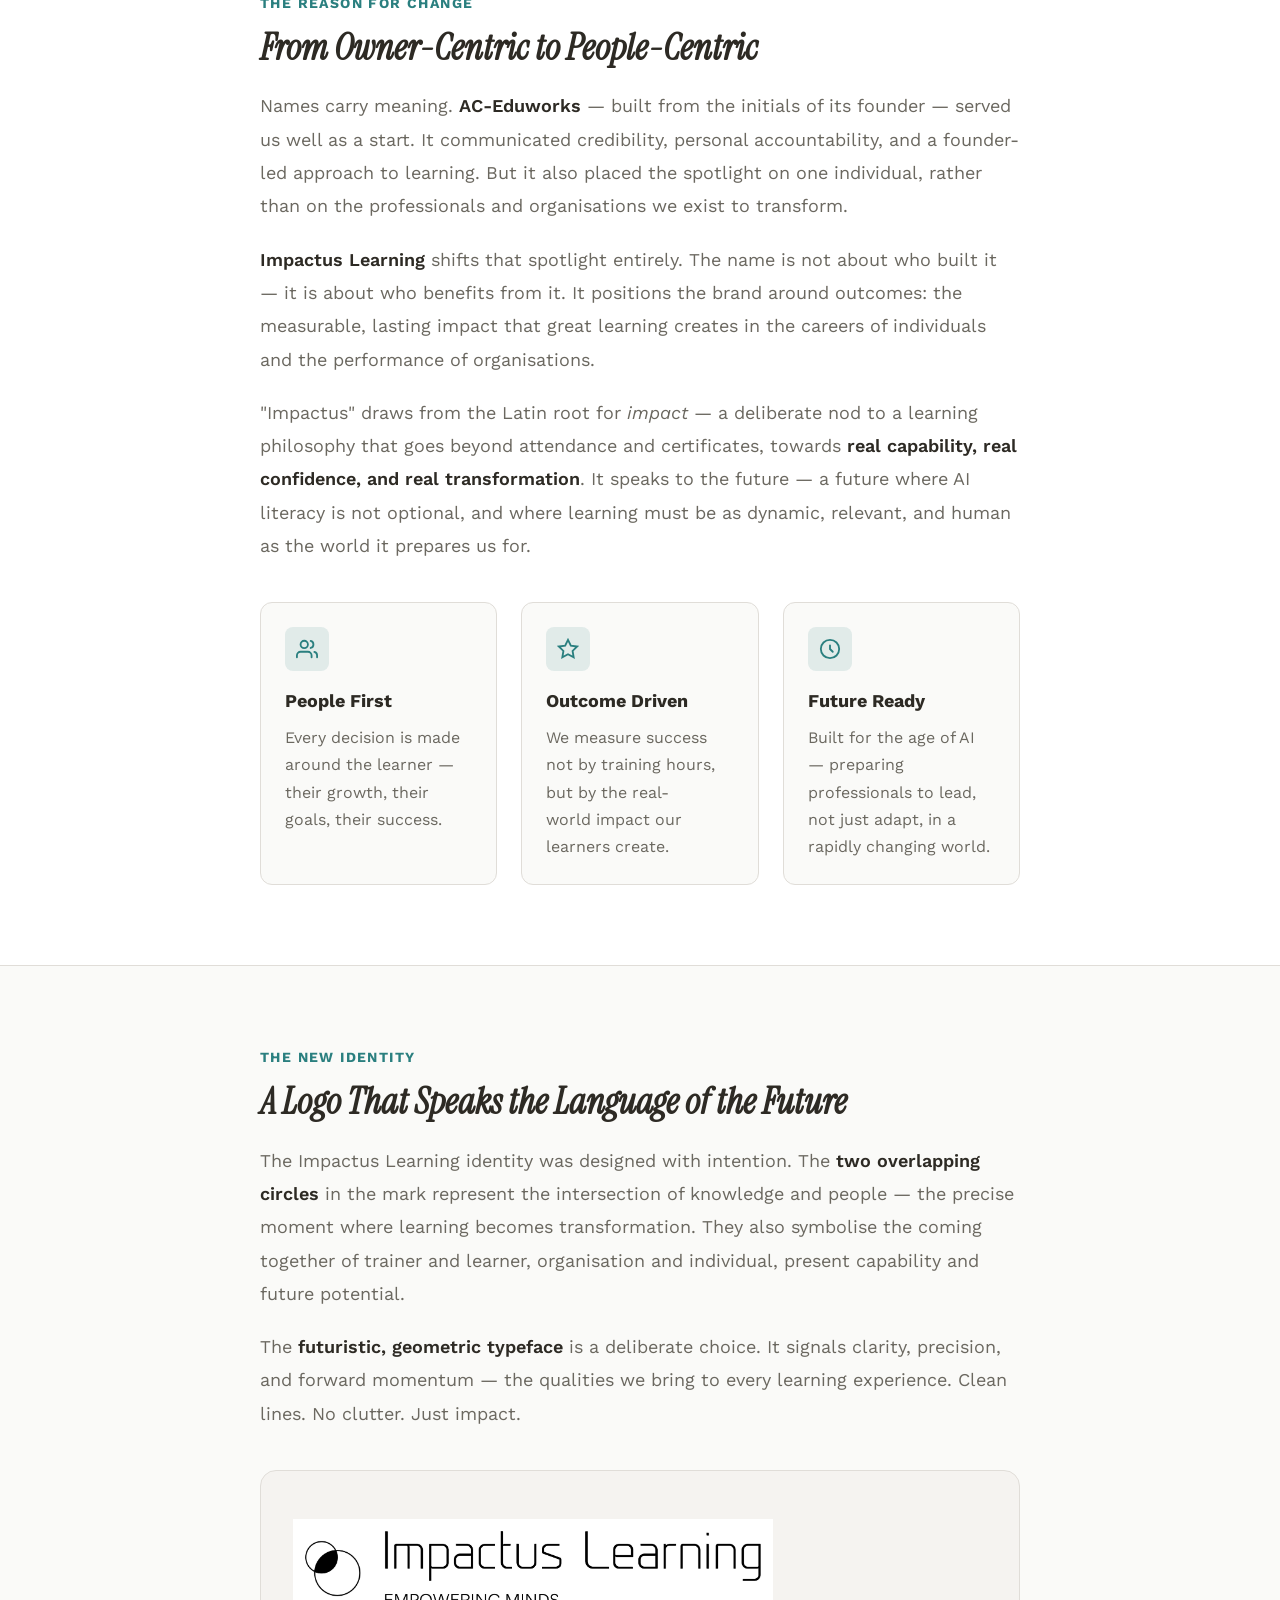
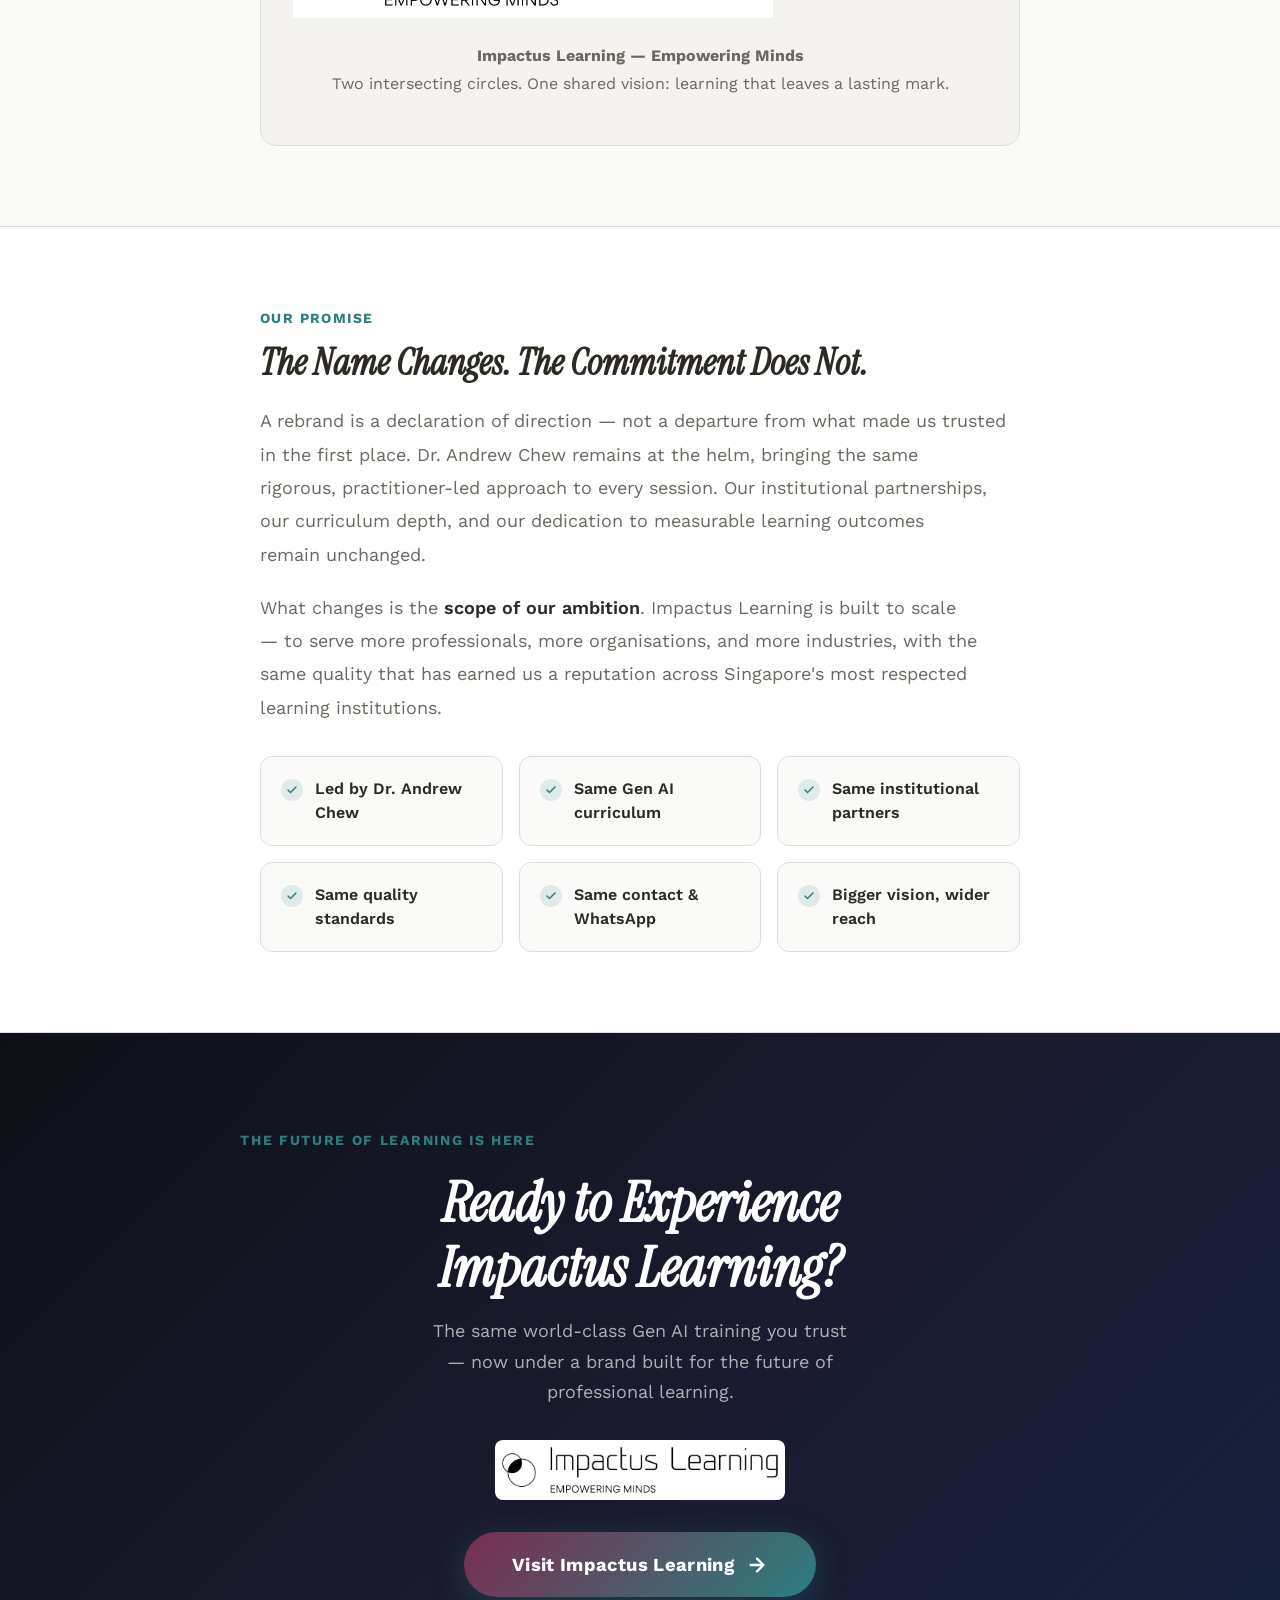
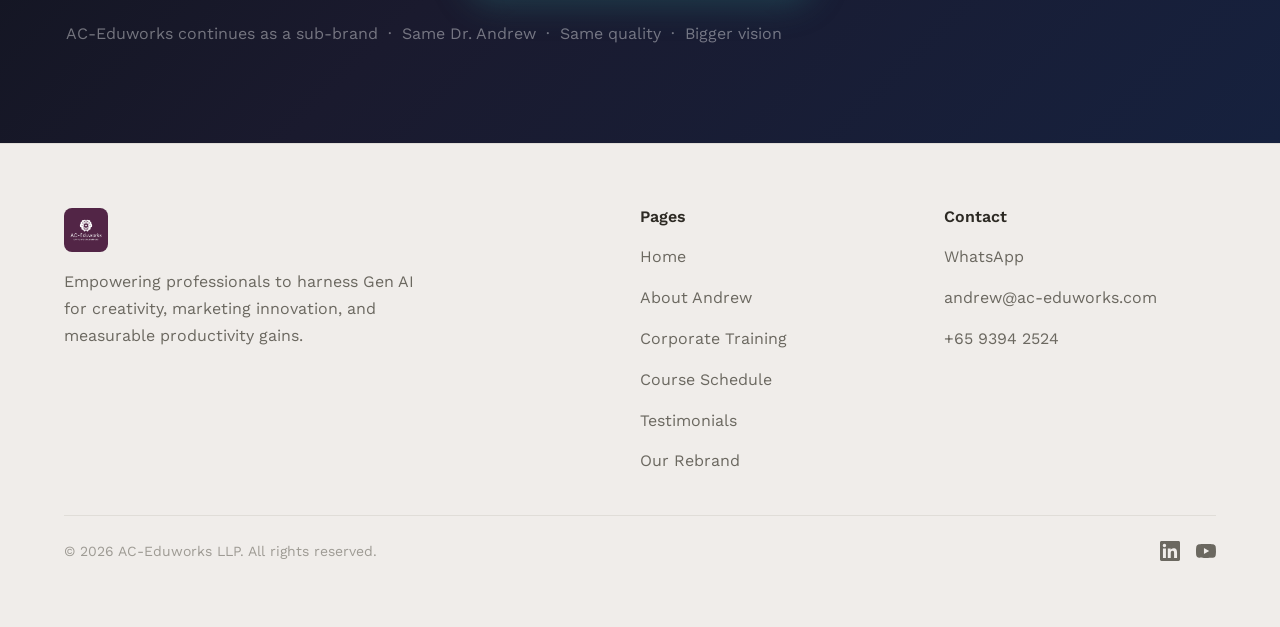
<file: rebrand.html>
<!DOCTYPE html>
<html lang="en">
<head>
  <meta charset="UTF-8">
  <meta name="viewport" content="width=device-width, initial-scale=1.0">
  <meta name="color-scheme" content="light dark">
  <meta name="supported-color-schemes" content="light dark">
  <title>A New Name for a Bigger Vision — AC-Eduworks becomes Impactus Learning</title>
  <meta name="description" content="AC-Eduworks is becoming Impactus Learning. Discover the story behind the rebrand and what it means for the future of professional learning.">
  <link rel="preconnect" href="https://fonts.googleapis.com">
  <link rel="preconnect" href="https://fonts.gstatic.com" crossorigin>
  <link href="https://fonts.googleapis.com/css2?family=Instrument+Serif:ital@0;1&family=Work+Sans:wght@300..700&display=swap" rel="stylesheet">
  <link rel="stylesheet" href="css/style.css">
  <style>
    /* ── Rebrand page specific styles ── */
    .rebrand-hero {
      padding: var(--space-24) 0 var(--space-16);
      text-align: center;
      background: var(--color-bg);
      border-bottom: 1px solid var(--color-divider);
    }
    .rebrand-hero__eyebrow {
      display: inline-block;
      font-size: var(--text-xs);
      font-weight: 600;
      letter-spacing: 0.1em;
      text-transform: uppercase;
      color: var(--color-primary);
      background: color-mix(in srgb, var(--color-primary) 10%, transparent);
      padding: 6px 16px;
      border-radius: 100px;
      margin-bottom: var(--space-6);
    }
    .rebrand-hero__headline {
      font-family: var(--font-display);
      font-style: italic;
      font-size: clamp(2.2rem, 5vw, 3.75rem);
      line-height: 1.15;
      color: var(--color-text);
      max-width: 760px;
      margin: 0 auto var(--space-6);
    }
    .rebrand-hero__sub {
      font-size: var(--text-lg);
      color: var(--color-text-muted);
      max-width: 560px;
      margin: 0 auto var(--space-10);
      line-height: 1.7;
    }
    .rebrand-arrow {
      display: flex;
      align-items: center;
      justify-content: center;
      gap: var(--space-6);
      flex-wrap: wrap;
      margin-bottom: var(--space-14);
    }
    .rebrand-arrow__logo {
      display: flex; flex-direction: column; align-items: center; gap: var(--space-2);
    }
    .rebrand-arrow__logo img {
      height: 56px; width: auto; object-fit: contain;
    }
    .rebrand-arrow__logo img.impactus {
      height: 48px;
    }
    .rebrand-arrow__label {
      font-size: var(--text-xs); font-weight: 600;
      text-transform: uppercase; letter-spacing: 0.08em;
      color: var(--color-text-muted);
    }
    .rebrand-arrow__icon {
      color: var(--color-primary); font-size: 2rem; line-height: 1;
    }
    .rebrand-arrow__icon svg { width: 36px; height: 36px; }
    .rebrand-date-badge {
      display: inline-flex; align-items: center; gap: 8px;
      font-size: var(--text-sm); color: var(--color-text-muted);
      background: var(--color-surface-2);
      border: 1px solid var(--color-divider);
      padding: 8px 20px; border-radius: 100px;
    }
    .rebrand-date-badge svg { color: var(--color-primary); }

    /* Sections */
    .rebrand-section {
      padding: var(--space-20) 0;
      border-bottom: 1px solid var(--color-divider);
    }
    .rebrand-section:last-of-type { border-bottom: none; }
    .rebrand-section--alt { background: var(--color-surface); }

    .rebrand-section__inner {
      max-width: 760px;
      margin: 0 auto;
    }
    .rebrand-section__tag {
      font-size: var(--text-xs); font-weight: 700;
      text-transform: uppercase; letter-spacing: 0.1em;
      color: var(--color-primary);
      margin-bottom: var(--space-3);
    }
    .rebrand-section__title {
      font-family: var(--font-display);
      font-style: italic;
      font-size: clamp(1.6rem, 3vw, 2.25rem);
      color: var(--color-text);
      line-height: 1.2;
      margin-bottom: var(--space-5);
    }
    .rebrand-section__body {
      font-size: var(--text-base);
      color: var(--color-text-muted);
      line-height: 1.85;
    }
    .rebrand-section__body p + p { margin-top: var(--space-5); }
    .rebrand-section__body strong { color: var(--color-text); font-weight: 600; }

    /* Pillars grid */
    .rebrand-pillars {
      display: grid;
      grid-template-columns: repeat(auto-fit, minmax(220px, 1fr));
      gap: var(--space-6);
      margin-top: var(--space-10);
    }
    .rebrand-pillar {
      background: var(--color-bg);
      border: 1px solid var(--color-divider);
      border-radius: var(--radius-lg);
      padding: var(--space-6);
    }
    .rebrand-pillar__icon {
      width: 44px; height: 44px;
      background: color-mix(in srgb, var(--color-primary) 12%, transparent);
      border-radius: var(--radius-md);
      display: flex; align-items: center; justify-content: center;
      margin-bottom: var(--space-4);
      color: var(--color-primary);
    }
    .rebrand-pillar__title {
      font-weight: 700; font-size: var(--text-base);
      color: var(--color-text);
      margin-bottom: var(--space-2);
    }
    .rebrand-pillar__desc {
      font-size: var(--text-sm);
      color: var(--color-text-muted);
      line-height: 1.7;
    }

    /* Logo showcase */
    .rebrand-logo-showcase {
      background: var(--color-surface-2);
      border-radius: var(--radius-xl);
      padding: var(--space-12) var(--space-8);
      text-align: center;
      margin-top: var(--space-10);
      border: 1px solid var(--color-divider);
    }
    .rebrand-logo-showcase img {
      max-width: 480px; width: 100%; height: auto;
    }
    .rebrand-logo-showcase__caption {
      margin-top: var(--space-6);
      font-size: var(--text-sm);
      color: var(--color-text-muted);
      line-height: 1.7;
    }

    /* What stays the same */
    .rebrand-continuity {
      display: grid;
      grid-template-columns: repeat(auto-fit, minmax(200px, 1fr));
      gap: var(--space-4);
      margin-top: var(--space-8);
    }
    .rebrand-continuity__item {
      display: flex; align-items: flex-start; gap: var(--space-3);
      padding: var(--space-5);
      background: var(--color-bg);
      border: 1px solid var(--color-divider);
      border-radius: var(--radius-lg);
    }
    .rebrand-continuity__check {
      width: 22px; height: 22px; flex-shrink: 0;
      background: color-mix(in srgb, var(--color-primary) 12%, transparent);
      border-radius: 50%;
      display: flex; align-items: center; justify-content: center;
      color: var(--color-primary);
      margin-top: 2px;
    }
    .rebrand-continuity__text {
      font-size: var(--text-sm); font-weight: 600;
      color: var(--color-text); line-height: 1.5;
    }

    /* CTA */
    .rebrand-cta {
      padding: var(--space-24) 0;
      text-align: center;
      background: var(--color-surface);
    }
    .rebrand-cta__title {
      font-family: var(--font-display);
      font-style: italic;
      font-size: clamp(1.8rem, 3.5vw, 2.75rem);
      color: var(--color-text);
      margin-bottom: var(--space-4);
    }
    .rebrand-cta__sub {
      font-size: var(--text-base);
      color: var(--color-text-muted);
      max-width: 480px;
      margin: 0 auto var(--space-8);
      line-height: 1.7;
    }

    @media (max-width: 640px) {
      .rebrand-arrow { gap: var(--space-4); }
      .rebrand-arrow__logo img { height: 44px; }
      .rebrand-logo-showcase { padding: var(--space-8) var(--space-5); }
    }
  </style>
</head>
<body>

  <!-- REBRAND BANNER -->
  <div class="rebrand-banner">
    🎉 AC-Eduworks is evolving. You are reading our rebrand story — <a href="impactus.html">Visit Impactus Learning &rarr;</a>
  </div>

  <!-- HEADER -->
  <header class="header">
    <div class="container">
      <nav class="nav">
        <a href="index.html" class="nav__logo">
          <img src="images/logo.jpg" alt="AC-Eduworks - Empowering Minds" class="nav__logo-img">
        </a>

        <div class="nav__overlay"></div>
        <ul class="nav__links">
          <li class="nav__drawer-header">
            <span>Menu</span>
            <button class="nav__close" aria-label="Close menu">
              <svg width="18" height="18" viewBox="0 0 24 24" fill="none" stroke="currentColor" stroke-width="2.5" stroke-linecap="round"><path d="M18 6L6 18M6 6l12 12"/></svg>
            </button>
          </li>
          <li><a href="index.html">Home</a></li>
          <li><a href="about.html">About Andrew</a></li>
          <li><a href="training.html">Corporate Training</a></li>
          <li><a href="schedule.html">Course Schedule</a></li>
          <li><a href="testimonials.html">Testimonials</a></li>
          <li><a href="rebrand.html" class="active">Our Rebrand</a></li>
        </ul>

        <div class="nav__actions">
          <button class="theme-toggle" data-theme-toggle aria-label="Toggle theme">
            <svg width="20" height="20" viewBox="0 0 24 24" fill="none" stroke="currentColor" stroke-width="2"><path d="M21 12.79A9 9 0 1 1 11.21 3 7 7 0 0 0 21 12.79z"/></svg>
          </button>
          <a href="https://wa.me/6593942524" class="btn btn--primary" target="_blank" rel="noopener">
            <svg width="18" height="18" viewBox="0 0 24 24" fill="currentColor"><path d="M17.472 14.382c-.297-.149-1.758-.867-2.03-.967-.273-.099-.471-.148-.67.15-.197.297-.767.966-.94 1.164-.173.199-.347.223-.644.075-.297-.15-1.255-.463-2.39-1.475-.883-.788-1.48-1.761-1.653-2.059-.173-.297-.018-.458.13-.606.134-.133.298-.347.446-.52.149-.174.198-.298.298-.497.099-.198.05-.371-.025-.52-.075-.149-.669-1.612-.916-2.207-.242-.579-.487-.5-.669-.51-.173-.008-.371-.01-.57-.01-.198 0-.52.074-.792.372-.272.297-1.04 1.016-1.04 2.479 0 1.462 1.065 2.875 1.213 3.074.149.198 2.096 3.2 5.077 4.487.709.306 1.262.489 1.694.625.712.227 1.36.195 1.871.118.571-.085 1.758-.719 2.006-1.413.248-.694.248-1.289.173-1.413-.074-.124-.272-.198-.57-.347m-5.421 7.403h-.004a9.87 9.87 0 01-5.031-1.378l-.361-.214-3.741.982.998-3.648-.235-.374a9.86 9.86 0 01-1.51-5.26c.001-5.45 4.436-9.884 9.888-9.884 2.64 0 5.122 1.03 6.988 2.898a9.825 9.825 0 012.893 6.994c-.003 5.45-4.437 9.884-9.885 9.884m8.413-18.297A11.815 11.815 0 0012.05 0C5.495 0 .16 5.335.157 11.892c0 2.096.547 4.142 1.588 5.945L.057 24l6.305-1.654a11.882 11.882 0 005.683 1.448h.005c6.554 0 11.89-5.335 11.893-11.893a11.821 11.821 0 00-3.48-8.413z"/></svg>
            Contact
          </a>
          <button class="nav__toggle" aria-label="Open menu">
            <svg width="24" height="24" viewBox="0 0 24 24" fill="none" stroke="currentColor" stroke-width="2"><path d="M3 12h18M3 6h18M3 18h18"/></svg>
          </button>
        </div>
      </nav>
    </div>
  </header>

  <!-- HERO -->
  <section class="rebrand-hero">
    <div class="container">
      <span class="rebrand-hero__eyebrow">An Exciting Announcement</span>
      <h1 class="rebrand-hero__headline">A New Name for<br>a Much Bigger Vision</h1>
      <p class="rebrand-hero__sub">After years of empowering professionals across Singapore's leading institutions, we are evolving — with a name that puts people, purpose, and the future of learning at the very centre.</p>

      <div class="rebrand-arrow">
        <div class="rebrand-arrow__logo">
          <img src="images/logo.jpg" alt="AC-Eduworks logo">
          <span class="rebrand-arrow__label">AC-Eduworks</span>
        </div>
        <div class="rebrand-arrow__icon">
          <svg viewBox="0 0 36 36" fill="none" stroke="currentColor" stroke-width="2" stroke-linecap="round" stroke-linejoin="round">
            <path d="M6 18h24M22 10l8 8-8 8"/>
          </svg>
        </div>
        <div class="rebrand-arrow__logo">
          <img src="images/impactus-logo.jpg" alt="Impactus Learning logo" class="impactus">
          <span class="rebrand-arrow__label">Impactus Learning</span>
        </div>
      </div>

      <div class="rebrand-date-badge">
        <svg width="16" height="16" viewBox="0 0 24 24" fill="none" stroke="currentColor" stroke-width="2"><rect x="3" y="4" width="18" height="18" rx="2"/><path d="M16 2v4M8 2v4M3 10h18"/></svg>
        Rebranding in 2026
      </div>
    </div>
  </section>

  <!-- SECTION 1: Where We Came From -->
  <section class="rebrand-section">
    <div class="container">
      <div class="rebrand-section__inner">
        <p class="rebrand-section__tag">Our Origin</p>
        <h2 class="rebrand-section__title">Where AC-Eduworks Began</h2>
        <div class="rebrand-section__body">
          <p>AC-Eduworks was built on a simple but powerful belief: that <strong>every professional deserves access to world-class learning</strong>. Founded by Dr. Andrew Chew, the name "AC" carried the identity of its founder — a mark of personal commitment and hands-on expertise in Generative AI, marketing, and corporate training.</p>
          <p>Over the years, AC-Eduworks grew beyond a consultancy into a trusted learning partner for over <strong>1,100 professionals</strong> across NTUC Learning Hub, SUSS, NTU, Vertical Institute, and leading corporates like DP World APAC and Nespresso Singapore.</p>
          <p>But as the mission expanded, a question emerged: should our name still reflect one person — or should it speak to the thousands of people we serve, and the many more we aspire to reach?</p>
        </div>
      </div>
    </div>
  </section>

  <!-- SECTION 2: Why the Change -->
  <section class="rebrand-section rebrand-section--alt">
    <div class="container">
      <div class="rebrand-section__inner">
        <p class="rebrand-section__tag">The Reason for Change</p>
        <h2 class="rebrand-section__title">From Owner-Centric to People-Centric</h2>
        <div class="rebrand-section__body">
          <p>Names carry meaning. <strong>AC-Eduworks</strong> — built from the initials of its founder — served us well as a start. It communicated credibility, personal accountability, and a founder-led approach to learning. But it also placed the spotlight on one individual, rather than on the professionals and organisations we exist to transform.</p>
          <p><strong>Impactus Learning</strong> shifts that spotlight entirely. The name is not about who built it — it is about who benefits from it. It positions the brand around outcomes: the measurable, lasting impact that great learning creates in the careers of individuals and the performance of organisations.</p>
          <p>"Impactus" draws from the Latin root for <em>impact</em> — a deliberate nod to a learning philosophy that goes beyond attendance and certificates, towards <strong>real capability, real confidence, and real transformation</strong>. It speaks to the future — a future where AI literacy is not optional, and where learning must be as dynamic, relevant, and human as the world it prepares us for.</p>
        </div>

        <div class="rebrand-pillars">
          <div class="rebrand-pillar">
            <div class="rebrand-pillar__icon">
              <svg width="22" height="22" viewBox="0 0 24 24" fill="none" stroke="currentColor" stroke-width="2" stroke-linecap="round"><path d="M17 21v-2a4 4 0 0 0-4-4H5a4 4 0 0 0-4 4v2"/><circle cx="9" cy="7" r="4"/><path d="M23 21v-2a4 4 0 0 0-3-3.87M16 3.13a4 4 0 0 1 0 7.75"/></svg>
            </div>
            <p class="rebrand-pillar__title">People First</p>
            <p class="rebrand-pillar__desc">Every decision is made around the learner — their growth, their goals, their success.</p>
          </div>
          <div class="rebrand-pillar">
            <div class="rebrand-pillar__icon">
              <svg width="22" height="22" viewBox="0 0 24 24" fill="none" stroke="currentColor" stroke-width="2" stroke-linecap="round"><polygon points="12 2 15.09 8.26 22 9.27 17 14.14 18.18 21.02 12 17.77 5.82 21.02 7 14.14 2 9.27 8.91 8.26 12 2"/></svg>
            </div>
            <p class="rebrand-pillar__title">Outcome Driven</p>
            <p class="rebrand-pillar__desc">We measure success not by training hours, but by the real-world impact our learners create.</p>
          </div>
          <div class="rebrand-pillar">
            <div class="rebrand-pillar__icon">
              <svg width="22" height="22" viewBox="0 0 24 24" fill="none" stroke="currentColor" stroke-width="2" stroke-linecap="round"><circle cx="12" cy="12" r="10"/><path d="M12 8v4l3 3"/></svg>
            </div>
            <p class="rebrand-pillar__title">Future Ready</p>
            <p class="rebrand-pillar__desc">Built for the age of AI — preparing professionals to lead, not just adapt, in a rapidly changing world.</p>
          </div>
        </div>
      </div>
    </div>
  </section>

  <!-- SECTION 3: The New Identity -->
  <section class="rebrand-section">
    <div class="container">
      <div class="rebrand-section__inner">
        <p class="rebrand-section__tag">The New Identity</p>
        <h2 class="rebrand-section__title">A Logo That Speaks the Language of the Future</h2>
        <div class="rebrand-section__body">
          <p>The Impactus Learning identity was designed with intention. The <strong>two overlapping circles</strong> in the mark represent the intersection of knowledge and people — the precise moment where learning becomes transformation. They also symbolise the coming together of trainer and learner, organisation and individual, present capability and future potential.</p>
          <p>The <strong>futuristic, geometric typeface</strong> is a deliberate choice. It signals clarity, precision, and forward momentum — the qualities we bring to every learning experience. Clean lines. No clutter. Just impact.</p>
        </div>

        <div class="rebrand-logo-showcase">
          <img src="images/impactus-logo.jpg" alt="Impactus Learning — Empowering Minds">
          <p class="rebrand-logo-showcase__caption">
            <strong>Impactus Learning — Empowering Minds</strong><br>
            Two intersecting circles. One shared vision: learning that leaves a lasting mark.
          </p>
        </div>
      </div>
    </div>
  </section>

  <!-- SECTION 4: What Stays the Same -->
  <section class="rebrand-section rebrand-section--alt">
    <div class="container">
      <div class="rebrand-section__inner">
        <p class="rebrand-section__tag">Our Promise</p>
        <h2 class="rebrand-section__title">The Name Changes. The Commitment Does Not.</h2>
        <div class="rebrand-section__body">
          <p>A rebrand is a declaration of direction — not a departure from what made us trusted in the first place. Dr. Andrew Chew remains at the helm, bringing the same rigorous, practitioner-led approach to every session. Our institutional partnerships, our curriculum depth, and our dedication to measurable learning outcomes remain unchanged.</p>
          <p>What changes is the <strong>scope of our ambition</strong>. Impactus Learning is built to scale — to serve more professionals, more organisations, and more industries, with the same quality that has earned us a reputation across Singapore's most respected learning institutions.</p>
        </div>

        <div class="rebrand-continuity">
          <div class="rebrand-continuity__item">
            <div class="rebrand-continuity__check">
              <svg width="12" height="12" viewBox="0 0 24 24" fill="none" stroke="currentColor" stroke-width="3" stroke-linecap="round"><path d="M20 6L9 17l-5-5"/></svg>
            </div>
            <span class="rebrand-continuity__text">Led by Dr. Andrew Chew</span>
          </div>
          <div class="rebrand-continuity__item">
            <div class="rebrand-continuity__check">
              <svg width="12" height="12" viewBox="0 0 24 24" fill="none" stroke="currentColor" stroke-width="3" stroke-linecap="round"><path d="M20 6L9 17l-5-5"/></svg>
            </div>
            <span class="rebrand-continuity__text">Same Gen AI curriculum</span>
          </div>
          <div class="rebrand-continuity__item">
            <div class="rebrand-continuity__check">
              <svg width="12" height="12" viewBox="0 0 24 24" fill="none" stroke="currentColor" stroke-width="3" stroke-linecap="round"><path d="M20 6L9 17l-5-5"/></svg>
            </div>
            <span class="rebrand-continuity__text">Same institutional partners</span>
          </div>
          <div class="rebrand-continuity__item">
            <div class="rebrand-continuity__check">
              <svg width="12" height="12" viewBox="0 0 24 24" fill="none" stroke="currentColor" stroke-width="3" stroke-linecap="round"><path d="M20 6L9 17l-5-5"/></svg>
            </div>
            <span class="rebrand-continuity__text">Same quality standards</span>
          </div>
          <div class="rebrand-continuity__item">
            <div class="rebrand-continuity__check">
              <svg width="12" height="12" viewBox="0 0 24 24" fill="none" stroke="currentColor" stroke-width="3" stroke-linecap="round"><path d="M20 6L9 17l-5-5"/></svg>
            </div>
            <span class="rebrand-continuity__text">Same contact & WhatsApp</span>
          </div>
          <div class="rebrand-continuity__item">
            <div class="rebrand-continuity__check">
              <svg width="12" height="12" viewBox="0 0 24 24" fill="none" stroke="currentColor" stroke-width="3" stroke-linecap="round"><path d="M20 6L9 17l-5-5"/></svg>
            </div>
            <span class="rebrand-continuity__text">Bigger vision, wider reach</span>
          </div>
        </div>
      </div>
    </div>
  </section>

  <!-- BIG IMPACTUS CTA -->
  <section class="rebrand-cta" style="background: linear-gradient(135deg, #0D1117 0%, #1A1A2E 50%, #16213E 100%); padding: var(--space-24) 0; text-align: center;">
    <div class="container">
      <p style="font-size:var(--text-xs); font-weight:700; letter-spacing:0.12em; text-transform:uppercase; color:#2A7F7F; margin-bottom:var(--space-5);">The Future of Learning Is Here</p>
      <h2 class="rebrand-cta__title" style="color:#fff; font-size: clamp(2rem, 5vw, 3.5rem);">Ready to Experience<br>Impactus Learning?</h2>
      <p class="rebrand-cta__sub" style="color:rgba(255,255,255,0.65);">The same world-class Gen AI training you trust — now under a brand built for the future of professional learning.</p>

      <img src="images/impactus-logo.jpg" alt="Impactus Learning" style="height:60px; width:auto; margin: 0 auto var(--space-8); display:block; border-radius: 8px;">

      <a href="impactus.html" style="
        display: inline-flex; align-items: center; gap: 12px;
        background: linear-gradient(135deg, #7B2D50, #2A7F7F);
        color: #fff; font-size: 1.15rem; font-weight: 700;
        padding: 18px 48px; border-radius: 100px;
        text-decoration: none; letter-spacing: 0.02em;
        box-shadow: 0 8px 32px rgba(42,127,127,0.35);
        transition: transform 0.2s, box-shadow 0.2s;
      " onmouseover="this.style.transform='translateY(-2px)';this.style.boxShadow='0 12px 40px rgba(42,127,127,0.5)'" onmouseout="this.style.transform='';this.style.boxShadow='0 8px 32px rgba(42,127,127,0.35)'">
        Visit Impactus Learning
        <svg width="22" height="22" viewBox="0 0 24 24" fill="none" stroke="currentColor" stroke-width="2.5" stroke-linecap="round" stroke-linejoin="round"><path d="M5 12h14M12 5l7 7-7 7"/></svg>
      </a>

      <p style="margin-top:var(--space-6); font-size:var(--text-sm); color:rgba(255,255,255,0.4);">
        AC-Eduworks continues as a sub-brand &nbsp;·&nbsp; Same Dr. Andrew &nbsp;·&nbsp; Same quality &nbsp;·&nbsp; Bigger vision
      </p>
    </div>
  </section>

  <!-- FOOTER -->
  <footer class="footer">
    <div class="container">
      <div class="footer__grid">
        <div class="footer__brand">
          <a href="index.html" class="nav__logo" style="margin-bottom: var(--space-2);">
            <img src="images/logo.jpg" alt="AC-Eduworks - Empowering Minds" class="nav__logo-img">
          </a>
          <p>Empowering professionals to harness Gen AI for creativity, marketing innovation, and measurable productivity gains.</p>
        </div>
        <div>
          <h4>Pages</h4>
          <ul class="footer__links">
            <li><a href="index.html">Home</a></li>
            <li><a href="about.html">About Andrew</a></li>
            <li><a href="training.html">Corporate Training</a></li>
            <li><a href="schedule.html">Course Schedule</a></li>
            <li><a href="testimonials.html">Testimonials</a></li>
            <li><a href="rebrand.html">Our Rebrand</a></li>
          </ul>
        </div>
        <div>
          <h4>Contact</h4>
          <ul class="footer__links">
            <li><a href="https://wa.me/6593942524" target="_blank" rel="noopener">WhatsApp</a></li>
            <li><a href="mailto:andrew@ac-eduworks.com">andrew@ac-eduworks.com</a></li>
            <li><a href="tel:93942524">+65 9394 2524</a></li>
          </ul>
        </div>
      </div>
      <div class="footer__bottom">
        <span>&copy; 2026 AC-Eduworks LLP. All rights reserved.</span>
        <div class="footer__socials">
          <a href="https://www.linkedin.com/in/andrew-chew-c-h/" target="_blank" rel="noopener" aria-label="LinkedIn">
            <svg width="20" height="20" viewBox="0 0 24 24" fill="currentColor"><path d="M20.447 20.452h-3.554v-5.569c0-1.328-.027-3.037-1.852-3.037-1.853 0-2.136 1.445-2.136 2.939v5.667H9.351V9h3.414v1.561h.046c.477-.9 1.637-1.85 3.37-1.85 3.601 0 4.267 2.37 4.267 5.455v6.286zM5.337 7.433a2.062 2.062 0 01-2.063-2.065 2.064 2.064 0 112.063 2.065zm1.782 13.019H3.555V9h3.564v11.452zM22.225 0H1.771C.792 0 0 .774 0 1.729v20.542C0 23.227.792 24 1.771 24h20.451C23.2 24 24 23.227 24 22.271V1.729C24 .774 23.2 0 22.222 0h.003z"/></svg>
          </a>
          <a href="https://www.youtube.com/@AndrewLearnsAI/videos" target="_blank" rel="noopener" aria-label="YouTube">
            <svg width="20" height="20" viewBox="0 0 24 24" fill="currentColor"><path d="M23.498 6.186a3.016 3.016 0 00-2.122-2.136C19.505 3.545 12 3.545 12 3.545s-7.505 0-9.377.505A3.017 3.017 0 00.502 6.186C0 8.07 0 12 0 12s0 3.93.502 5.814a3.016 3.016 0 002.122 2.136c1.871.505 9.376.505 9.376.505s7.505 0 9.377-.505a3.015 3.015 0 002.122-2.136C24 15.93 24 12 24 12s0-3.93-.502-5.814zM9.545 15.568V8.432L15.818 12l-6.273 3.568z"/></svg>
          </a>
        </div>
      </div>
    </div>
  </footer>

  <script src="js/main.js"></script>
</body>
</html>
</file>
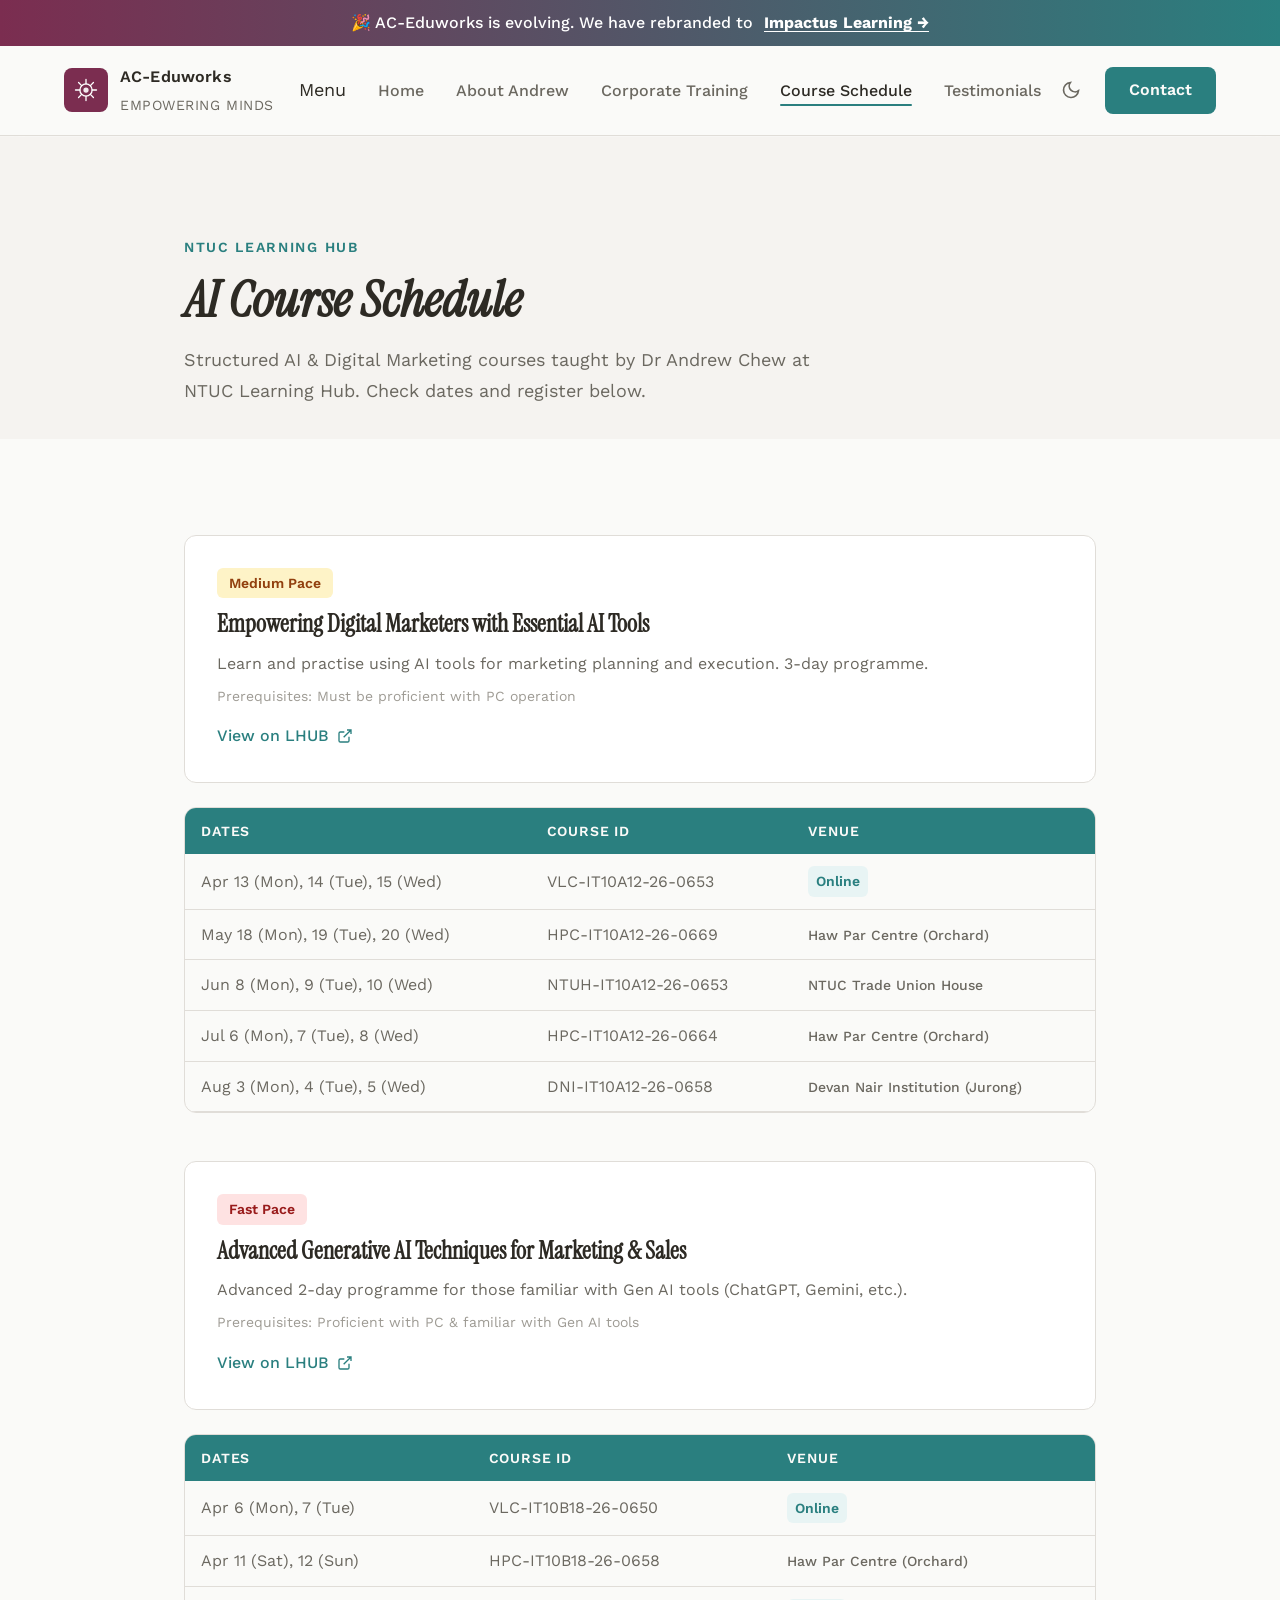
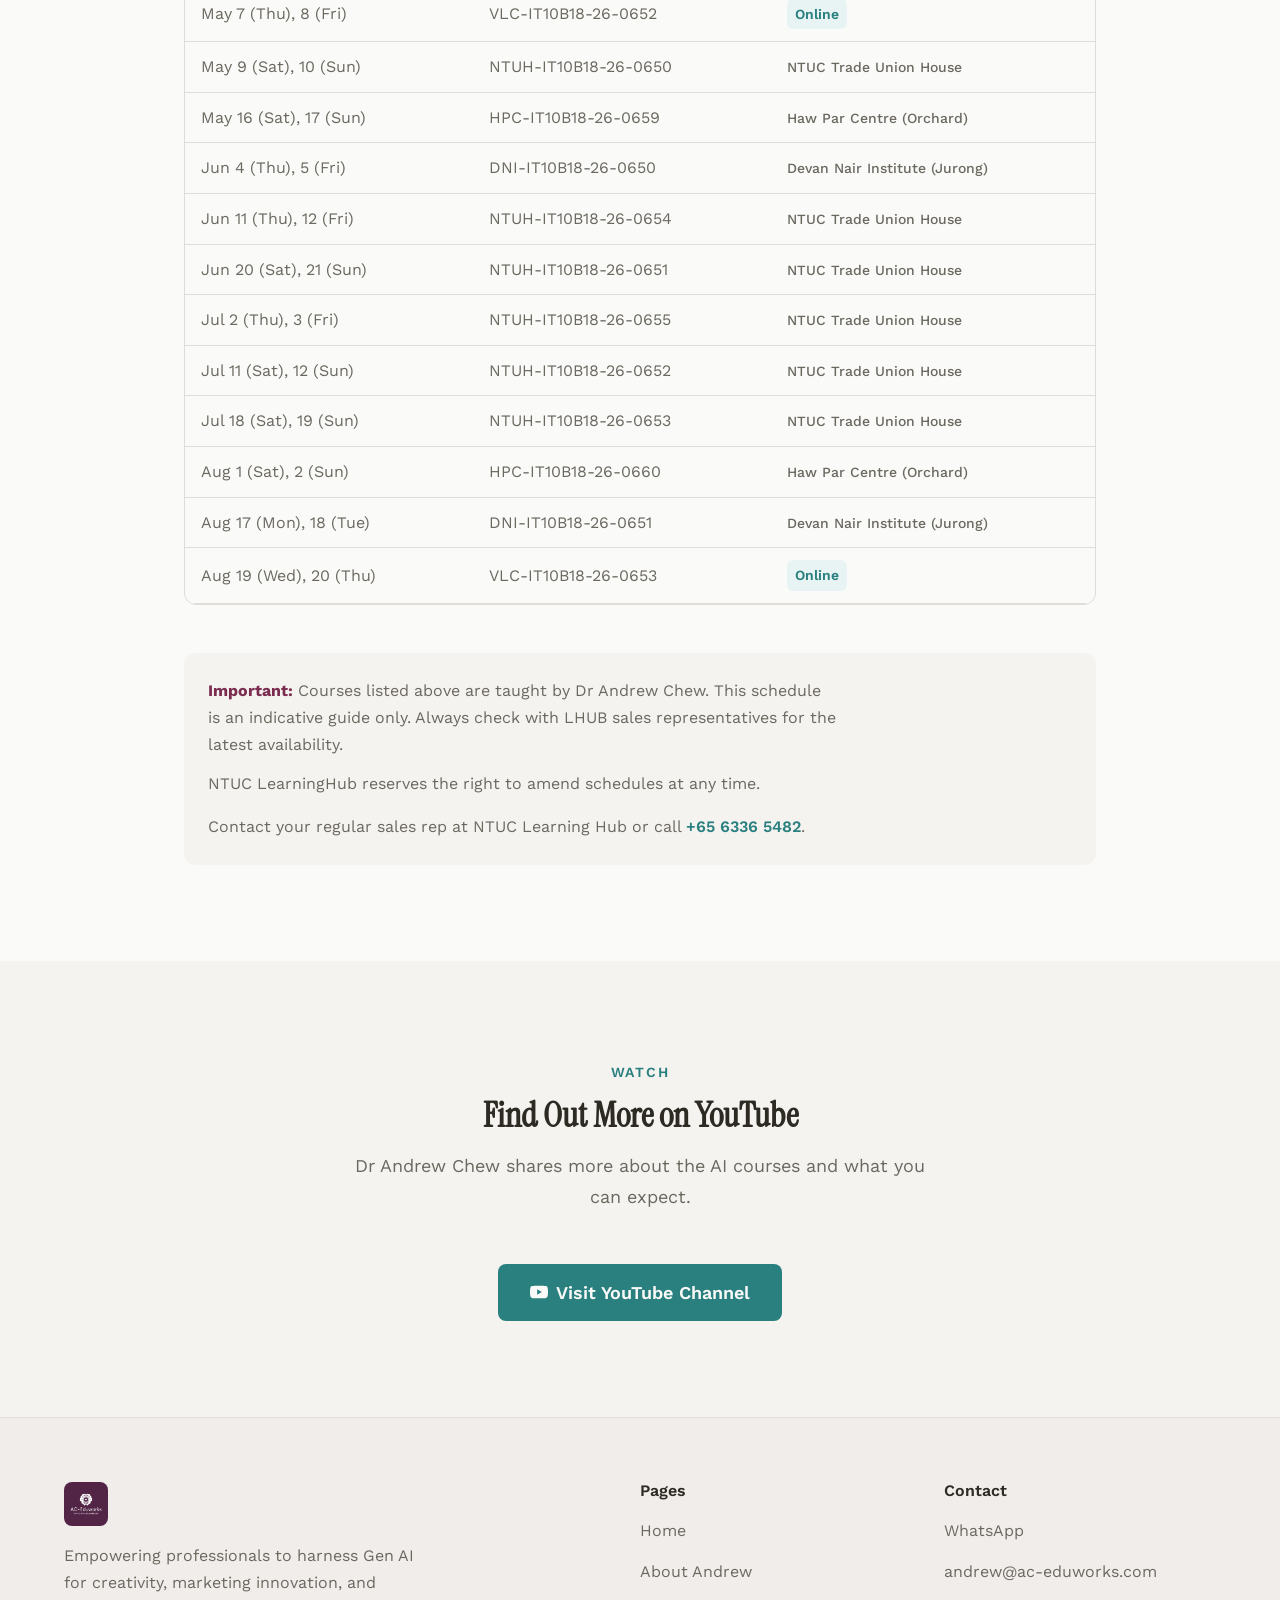
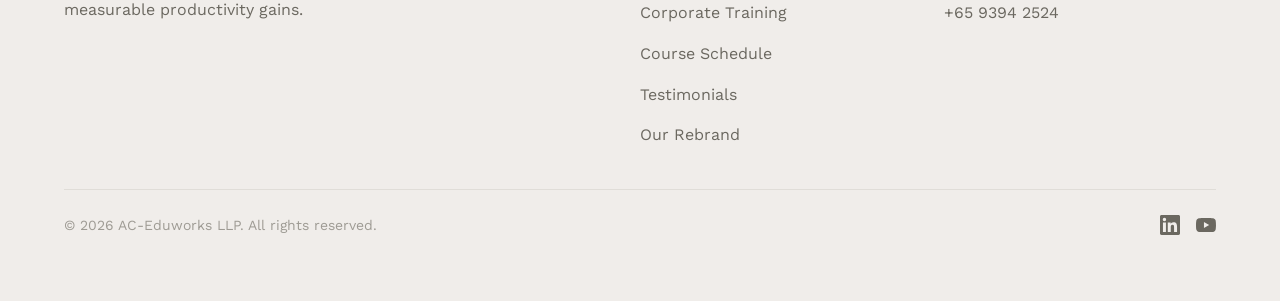
<file: schedule.html>
<!DOCTYPE html>
<html lang="en">
<head>
  <meta charset="UTF-8">
  <meta name="viewport" content="width=device-width, initial-scale=1.0">
  <meta name="color-scheme" content="light dark">
  <meta name="supported-color-schemes" content="light dark">
  <title>Course Schedule — AC-Eduworks</title>
  <meta name="description" content="Upcoming AI & Digital Marketing course schedule at NTUC Learning Hub. Courses taught by Dr Andrew Chew.">
  <link rel="preconnect" href="https://fonts.googleapis.com">
  <link rel="preconnect" href="https://fonts.gstatic.com" crossorigin>
  <link href="https://fonts.googleapis.com/css2?family=Instrument+Serif:ital@0;1&family=Work+Sans:wght@300..700&display=swap" rel="stylesheet">
  <link rel="stylesheet" href="css/style.css">
  <style>
    .schedule-table { width: 100%; border-collapse: collapse; font-size: var(--text-sm); }
    .schedule-table th {
      text-align: left; padding: var(--space-3) var(--space-4);
      background: var(--color-primary); color: var(--color-text-inverse);
      font-weight: 600; font-size: var(--text-xs); text-transform: uppercase; letter-spacing: 0.06em;
    }
    .schedule-table td {
      padding: var(--space-3) var(--space-4);
      border-bottom: 1px solid var(--color-divider);
      color: var(--color-text-muted);
    }
    .schedule-table tr:hover td { background: var(--color-surface-2); }
    .schedule-table .badge-online {
      display: inline-block; font-size: var(--text-xs); font-weight: 600;
      background: var(--color-primary-light); color: var(--color-primary);
      padding: var(--space-1) var(--space-2); border-radius: var(--radius-sm);
    }
    .schedule-table .badge-venue {
      display: inline-block; font-size: var(--text-xs); font-weight: 500;
      color: var(--color-text-muted);
    }
    .course-block { margin-bottom: var(--space-12); }
    .course-block__header {
      background: var(--color-surface);
      border: 1px solid var(--color-divider);
      border-radius: var(--radius-lg);
      padding: var(--space-8);
      margin-bottom: var(--space-6);
    }
    .course-block__pace {
      display: inline-block; font-size: var(--text-xs); font-weight: 600;
      padding: var(--space-1) var(--space-3); border-radius: var(--radius-sm);
      margin-bottom: var(--space-3);
    }
    .pace-medium { background: #FEF3C7; color: #92400E; }
    .pace-fast { background: #FEE2E2; color: #991B1B; }
    .course-link {
      display: inline-flex; align-items: center; gap: var(--space-2);
      font-size: var(--text-sm); font-weight: 500; margin-top: var(--space-4);
    }
    .course-link svg { width: 16px; height: 16px; }
    .disclaimer {
      background: var(--color-surface-2); border-radius: var(--radius-lg);
      padding: var(--space-6); margin-top: var(--space-8);
      font-size: var(--text-sm); color: var(--color-text-muted); line-height: 1.7;
    }
    .disclaimer strong { color: var(--color-accent); }
    @media (max-width: 640px) {
      .schedule-table, .schedule-table thead, .schedule-table tbody, .schedule-table th, .schedule-table td, .schedule-table tr {
        display: block;
      }
      .schedule-table thead { display: none; }
      .schedule-table tr { margin-bottom: var(--space-4); background: var(--color-surface); border-radius: var(--radius-md); border: 1px solid var(--color-divider); overflow: hidden; }
      .schedule-table td { padding: var(--space-3) var(--space-4); border-bottom: 1px solid var(--color-divider); text-align: left; }
      .schedule-table td::before { content: attr(data-label); display: block; font-weight: 600; font-size: var(--text-xs); color: var(--color-text); margin-bottom: var(--space-1); text-transform: uppercase; letter-spacing: 0.04em; }
      .schedule-table td:last-child { border-bottom: none; }
    }
  </style>
</head>
<body>

  <!-- REBRAND BANNER -->
  <div class="rebrand-banner">
    🎉 AC-Eduworks is evolving. We have rebranded to <a href="rebrand.html">Impactus Learning &rarr;</a>
  </div>

  <!-- HEADER -->
  <header class="header">
    <div class="container">
      <nav class="nav">
        <a href="index.html" class="nav__logo">
          <span class="nav__logo-icon">
            <svg width="28" height="28" viewBox="0 0 32 32" fill="none">
              <circle cx="16" cy="16" r="7" stroke="#fff" stroke-width="1.5"/>
              <circle cx="16" cy="16" r="3" fill="#fff" opacity="0.9"/>
              <path d="M16 4v5M16 23v5M4 16h5M23 16h5" stroke="#fff" stroke-width="1.5" stroke-linecap="round"/>
              <path d="M7.5 7.5l3.5 3.5M21 21l3.5 3.5M7.5 24.5l3.5-3.5M21 11l3.5-3.5" stroke="#fff" stroke-width="1.5" stroke-linecap="round"/>
            </svg>
          </span>
          <span>
            <span class="nav__logo-text">AC-Eduworks</span><br>
            <span class="nav__logo-tagline">Empowering Minds</span>
          </span>
        </a>
        <div class="nav__overlay"></div>
        <ul class="nav__links">
          <li class="nav__drawer-header">
            <span>Menu</span>
            <button class="nav__close" aria-label="Close menu">
              <svg width="18" height="18" viewBox="0 0 24 24" fill="none" stroke="currentColor" stroke-width="2.5" stroke-linecap="round"><path d="M18 6L6 18M6 6l12 12"/></svg>
            </button>
          </li>
          <li><a href="index.html">Home</a></li>
          <li><a href="about.html">About Andrew</a></li>
          <li><a href="training.html">Corporate Training</a></li>
          <li><a href="schedule.html" class="active">Course Schedule</a></li>
          <li><a href="testimonials.html">Testimonials</a></li>
        </ul>
        <div class="nav__actions">
          <button class="theme-toggle" data-theme-toggle aria-label="Toggle theme">
            <svg width="20" height="20" viewBox="0 0 24 24" fill="none" stroke="currentColor" stroke-width="2"><path d="M21 12.79A9 9 0 1 1 11.21 3 7 7 0 0 0 21 12.79z"/></svg>
          </button>
          <a href="https://wa.me/6593942524" class="btn btn--primary" target="_blank" rel="noopener">Contact</a>
          <button class="nav__toggle" aria-label="Open menu">
            <svg width="24" height="24" viewBox="0 0 24 24" fill="none" stroke="currentColor" stroke-width="2"><path d="M3 12h18M3 6h18M3 18h18"/></svg>
          </button>
        </div>
      </nav>
    </div>
  </header>

  <!-- PAGE HEADER -->
  <section class="section" style="background: var(--color-surface-2); padding-bottom: var(--space-8);">
    <div class="container" style="max-width: var(--content-default);">
      <span class="section-label animate-in">NTUC Learning Hub</span>
      <h1 class="section-title animate-in animate-delay-1" style="font-size: var(--text-2xl); font-style: italic;">AI Course Schedule</h1>
      <p class="section-desc animate-in animate-delay-2">Structured AI &amp; Digital Marketing courses taught by Dr Andrew Chew at NTUC Learning Hub. Check dates and register below.</p>
    </div>
  </section>

  <!-- COURSES -->
  <section class="section">
    <div class="container" style="max-width: var(--content-default);">

      <!-- Course 1 -->
      <div class="course-block" data-animate="0">
        <div class="course-block__header">
          <span class="course-block__pace pace-medium">Medium Pace</span>
          <h2 style="font-family: var(--font-display); font-size: var(--text-lg);">Empowering Digital Marketers with Essential AI Tools</h2>
          <p style="font-size: var(--text-sm); color: var(--color-text-muted); line-height: 1.7; margin-top: var(--space-3);">Learn and practise using AI tools for marketing planning and execution. 3-day programme.</p>
          <p style="font-size: var(--text-xs); color: var(--color-text-faint); margin-top: var(--space-2);">Prerequisites: Must be proficient with PC operation</p>
          <a href="https://www.ntuclearninghub.com/en-gb/-/course/empowering-digital-marketers-with-essential-ai-tools" class="course-link" target="_blank" rel="noopener">
            View on LHUB
            <svg viewBox="0 0 24 24" fill="none" stroke="currentColor" stroke-width="2"><path d="M18 13v6a2 2 0 01-2 2H5a2 2 0 01-2-2V8a2 2 0 012-2h6M15 3h6v6M10 14L21 3"/></svg>
          </a>
        </div>
        <div style="overflow-x: auto; border-radius: var(--radius-lg); border: 1px solid var(--color-divider);">
          <table class="schedule-table">
            <thead><tr><th>Dates</th><th>Course ID</th><th>Venue</th></tr></thead>
            <tbody>
              <tr><td data-label="Dates">Apr 13 (Mon), 14 (Tue), 15 (Wed)</td><td data-label="Course ID">VLC-IT10A12-26-0653</td><td data-label="Venue"><span class="badge-online">Online</span></td></tr>
              <tr><td data-label="Dates">May 18 (Mon), 19 (Tue), 20 (Wed)</td><td data-label="Course ID">HPC-IT10A12-26-0669</td><td data-label="Venue"><span class="badge-venue">Haw Par Centre (Orchard)</span></td></tr>
              <tr><td data-label="Dates">Jun 8 (Mon), 9 (Tue), 10 (Wed)</td><td data-label="Course ID">NTUH-IT10A12-26-0653</td><td data-label="Venue"><span class="badge-venue">NTUC Trade Union House</span></td></tr>
              <tr><td data-label="Dates">Jul 6 (Mon), 7 (Tue), 8 (Wed)</td><td data-label="Course ID">HPC-IT10A12-26-0664</td><td data-label="Venue"><span class="badge-venue">Haw Par Centre (Orchard)</span></td></tr>
              <tr><td data-label="Dates">Aug 3 (Mon), 4 (Tue), 5 (Wed)</td><td data-label="Course ID">DNI-IT10A12-26-0658</td><td data-label="Venue"><span class="badge-venue">Devan Nair Institution (Jurong)</span></td></tr>
            </tbody>
          </table>
        </div>
      </div>

      <!-- Course 2 -->
      <div class="course-block" data-animate="0">
        <div class="course-block__header">
          <span class="course-block__pace pace-fast">Fast Pace</span>
          <h2 style="font-family: var(--font-display); font-size: var(--text-lg);">Advanced Generative AI Techniques for Marketing &amp; Sales</h2>
          <p style="font-size: var(--text-sm); color: var(--color-text-muted); line-height: 1.7; margin-top: var(--space-3);">Advanced 2-day programme for those familiar with Gen AI tools (ChatGPT, Gemini, etc.).</p>
          <p style="font-size: var(--text-xs); color: var(--color-text-faint); margin-top: var(--space-2);">Prerequisites: Proficient with PC &amp; familiar with Gen AI tools</p>
          <a href="https://www.ntuclearninghub.com/en-gb/-/course/advanced-generative-ai-techniques-for-marketing-sales-sf" class="course-link" target="_blank" rel="noopener">
            View on LHUB
            <svg viewBox="0 0 24 24" fill="none" stroke="currentColor" stroke-width="2"><path d="M18 13v6a2 2 0 01-2 2H5a2 2 0 01-2-2V8a2 2 0 012-2h6M15 3h6v6M10 14L21 3"/></svg>
          </a>
        </div>
        <div style="overflow-x: auto; border-radius: var(--radius-lg); border: 1px solid var(--color-divider);">
          <table class="schedule-table">
            <thead><tr><th>Dates</th><th>Course ID</th><th>Venue</th></tr></thead>
            <tbody>
              <tr><td data-label="Dates">Apr 6 (Mon), 7 (Tue)</td><td data-label="Course ID">VLC-IT10B18-26-0650</td><td data-label="Venue"><span class="badge-online">Online</span></td></tr>
              <tr><td data-label="Dates">Apr 11 (Sat), 12 (Sun)</td><td data-label="Course ID">HPC-IT10B18-26-0658</td><td data-label="Venue"><span class="badge-venue">Haw Par Centre (Orchard)</span></td></tr>
              <tr><td data-label="Dates">May 7 (Thu), 8 (Fri)</td><td data-label="Course ID">VLC-IT10B18-26-0652</td><td data-label="Venue"><span class="badge-online">Online</span></td></tr>
              <tr><td data-label="Dates">May 9 (Sat), 10 (Sun)</td><td data-label="Course ID">NTUH-IT10B18-26-0650</td><td data-label="Venue"><span class="badge-venue">NTUC Trade Union House</span></td></tr>
              <tr><td data-label="Dates">May 16 (Sat), 17 (Sun)</td><td data-label="Course ID">HPC-IT10B18-26-0659</td><td data-label="Venue"><span class="badge-venue">Haw Par Centre (Orchard)</span></td></tr>
              <tr><td data-label="Dates">Jun 4 (Thu), 5 (Fri)</td><td data-label="Course ID">DNI-IT10B18-26-0650</td><td data-label="Venue"><span class="badge-venue">Devan Nair Institute (Jurong)</span></td></tr>
              <tr><td data-label="Dates">Jun 11 (Thu), 12 (Fri)</td><td data-label="Course ID">NTUH-IT10B18-26-0654</td><td data-label="Venue"><span class="badge-venue">NTUC Trade Union House</span></td></tr>
              <tr><td data-label="Dates">Jun 20 (Sat), 21 (Sun)</td><td data-label="Course ID">NTUH-IT10B18-26-0651</td><td data-label="Venue"><span class="badge-venue">NTUC Trade Union House</span></td></tr>
              <tr><td data-label="Dates">Jul 2 (Thu), 3 (Fri)</td><td data-label="Course ID">NTUH-IT10B18-26-0655</td><td data-label="Venue"><span class="badge-venue">NTUC Trade Union House</span></td></tr>
              <tr><td data-label="Dates">Jul 11 (Sat), 12 (Sun)</td><td data-label="Course ID">NTUH-IT10B18-26-0652</td><td data-label="Venue"><span class="badge-venue">NTUC Trade Union House</span></td></tr>
              <tr><td data-label="Dates">Jul 18 (Sat), 19 (Sun)</td><td data-label="Course ID">NTUH-IT10B18-26-0653</td><td data-label="Venue"><span class="badge-venue">NTUC Trade Union House</span></td></tr>
              <tr><td data-label="Dates">Aug 1 (Sat), 2 (Sun)</td><td data-label="Course ID">HPC-IT10B18-26-0660</td><td data-label="Venue"><span class="badge-venue">Haw Par Centre (Orchard)</span></td></tr>
              <tr><td data-label="Dates">Aug 17 (Mon), 18 (Tue)</td><td data-label="Course ID">DNI-IT10B18-26-0651</td><td data-label="Venue"><span class="badge-venue">Devan Nair Institute (Jurong)</span></td></tr>
              <tr><td data-label="Dates">Aug 19 (Wed), 20 (Thu)</td><td data-label="Course ID">VLC-IT10B18-26-0653</td><td data-label="Venue"><span class="badge-online">Online</span></td></tr>
            </tbody>
          </table>
        </div>
      </div>

      <!-- Disclaimer -->
      <div class="disclaimer" data-animate="0">
        <p><strong>Important:</strong> Courses listed above are taught by Dr Andrew Chew. This schedule is an indicative guide only. Always check with LHUB sales representatives for the latest availability.</p>
        <p style="margin-top: var(--space-3);">NTUC LearningHub reserves the right to amend schedules at any time.</p>
        <p style="margin-top: var(--space-4);">
          Contact your regular sales rep at NTUC Learning Hub or call
          <a href="tel:+6563365482" style="font-weight: 600;">+65 6336 5482</a>.
        </p>
      </div>

    </div>
  </section>

  <!-- YOUTUBE SECTION -->
  <section class="section" style="background: var(--color-surface-2);">
    <div class="container" style="max-width: var(--content-default); text-align: center;">
      <div class="section-header section-header--center" data-animate="0">
        <span class="section-label">Watch</span>
        <h2 class="section-title">Find Out More on YouTube</h2>
        <p class="section-desc">Dr Andrew Chew shares more about the AI courses and what you can expect.</p>
      </div>
      <a href="https://www.youtube.com/@AndrewLearnsAI/videos" class="btn btn--primary btn--lg" target="_blank" rel="noopener" data-animate="100">
        <svg width="18" height="18" viewBox="0 0 24 24" fill="currentColor"><path d="M23.498 6.186a3.016 3.016 0 00-2.122-2.136C19.505 3.545 12 3.545 12 3.545s-7.505 0-9.377.505A3.017 3.017 0 00.502 6.186C0 8.07 0 12 0 12s0 3.93.502 5.814a3.016 3.016 0 002.122 2.136c1.871.505 9.376.505 9.376.505s7.505 0 9.377-.505a3.015 3.015 0 002.122-2.136C24 15.93 24 12 24 12s0-3.93-.502-5.814zM9.545 15.568V8.432L15.818 12l-6.273 3.568z"/></svg>
        Visit YouTube Channel
      </a>
    </div>
  </section>

  <!-- FOOTER -->
  <footer class="footer">
    <div class="container">
      <div class="footer__grid">
        <div class="footer__brand">
          <a href="index.html" class="nav__logo" style="margin-bottom: var(--space-2);">
            <img src="images/logo.jpg" alt="AC-Eduworks - Empowering Minds" class="nav__logo-img">
          </a>
          <p>Empowering professionals to harness Gen AI for creativity, marketing innovation, and measurable productivity gains.</p>
        </div>
        <div>
          <h4>Pages</h4>
          <ul class="footer__links">
            <li><a href="index.html">Home</a></li>
            <li><a href="about.html">About Andrew</a></li>
            <li><a href="training.html">Corporate Training</a></li>
            <li><a href="schedule.html">Course Schedule</a></li>
            <li><a href="testimonials.html">Testimonials</a></li>
            <li><a href="rebrand.html">Our Rebrand</a></li>
          </ul>
        </div>
        <div>
          <h4>Contact</h4>
          <ul class="footer__links">
            <li><a href="https://wa.me/6593942524" target="_blank" rel="noopener">WhatsApp</a></li>
            <li><a href="mailto:andrew@ac-eduworks.com">andrew@ac-eduworks.com</a></li>
            <li><a href="tel:93942524">+65 9394 2524</a></li>
          </ul>
        </div>
      </div>
      <div class="footer__bottom">
        <span>&copy; 2026 AC-Eduworks LLP. All rights reserved.</span>
        <div class="footer__socials">
          <a href="https://www.linkedin.com/in/andrew-chew-c-h/" target="_blank" rel="noopener" aria-label="LinkedIn">
            <svg width="20" height="20" viewBox="0 0 24 24" fill="currentColor"><path d="M20.447 20.452h-3.554v-5.569c0-1.328-.027-3.037-1.852-3.037-1.853 0-2.136 1.445-2.136 2.939v5.667H9.351V9h3.414v1.561h.046c.477-.9 1.637-1.85 3.37-1.85 3.601 0 4.267 2.37 4.267 5.455v6.286zM5.337 7.433a2.062 2.062 0 01-2.063-2.065 2.064 2.064 0 112.063 2.065zm1.782 13.019H3.555V9h3.564v11.452zM22.225 0H1.771C.792 0 0 .774 0 1.729v20.542C0 23.227.792 24 1.771 24h20.451C23.2 24 24 23.227 24 22.271V1.729C24 .774 23.2 0 22.222 0h.003z"/></svg>
          </a>
          <a href="https://www.youtube.com/@AndrewLearnsAI/videos" target="_blank" rel="noopener" aria-label="YouTube">
            <svg width="20" height="20" viewBox="0 0 24 24" fill="currentColor"><path d="M23.498 6.186a3.016 3.016 0 00-2.122-2.136C19.505 3.545 12 3.545 12 3.545s-7.505 0-9.377.505A3.017 3.017 0 00.502 6.186C0 8.07 0 12 0 12s0 3.93.502 5.814a3.016 3.016 0 002.122 2.136c1.871.505 9.376.505 9.376.505s7.505 0 9.377-.505a3.015 3.015 0 002.122-2.136C24 15.93 24 12 24 12s0-3.93-.502-5.814zM9.545 15.568V8.432L15.818 12l-6.273 3.568z"/></svg>
          </a>
        </div>
      </div>
    </div>
  </footer>

  <script src="js/main.js"></script>
</body>
</html>
</file>
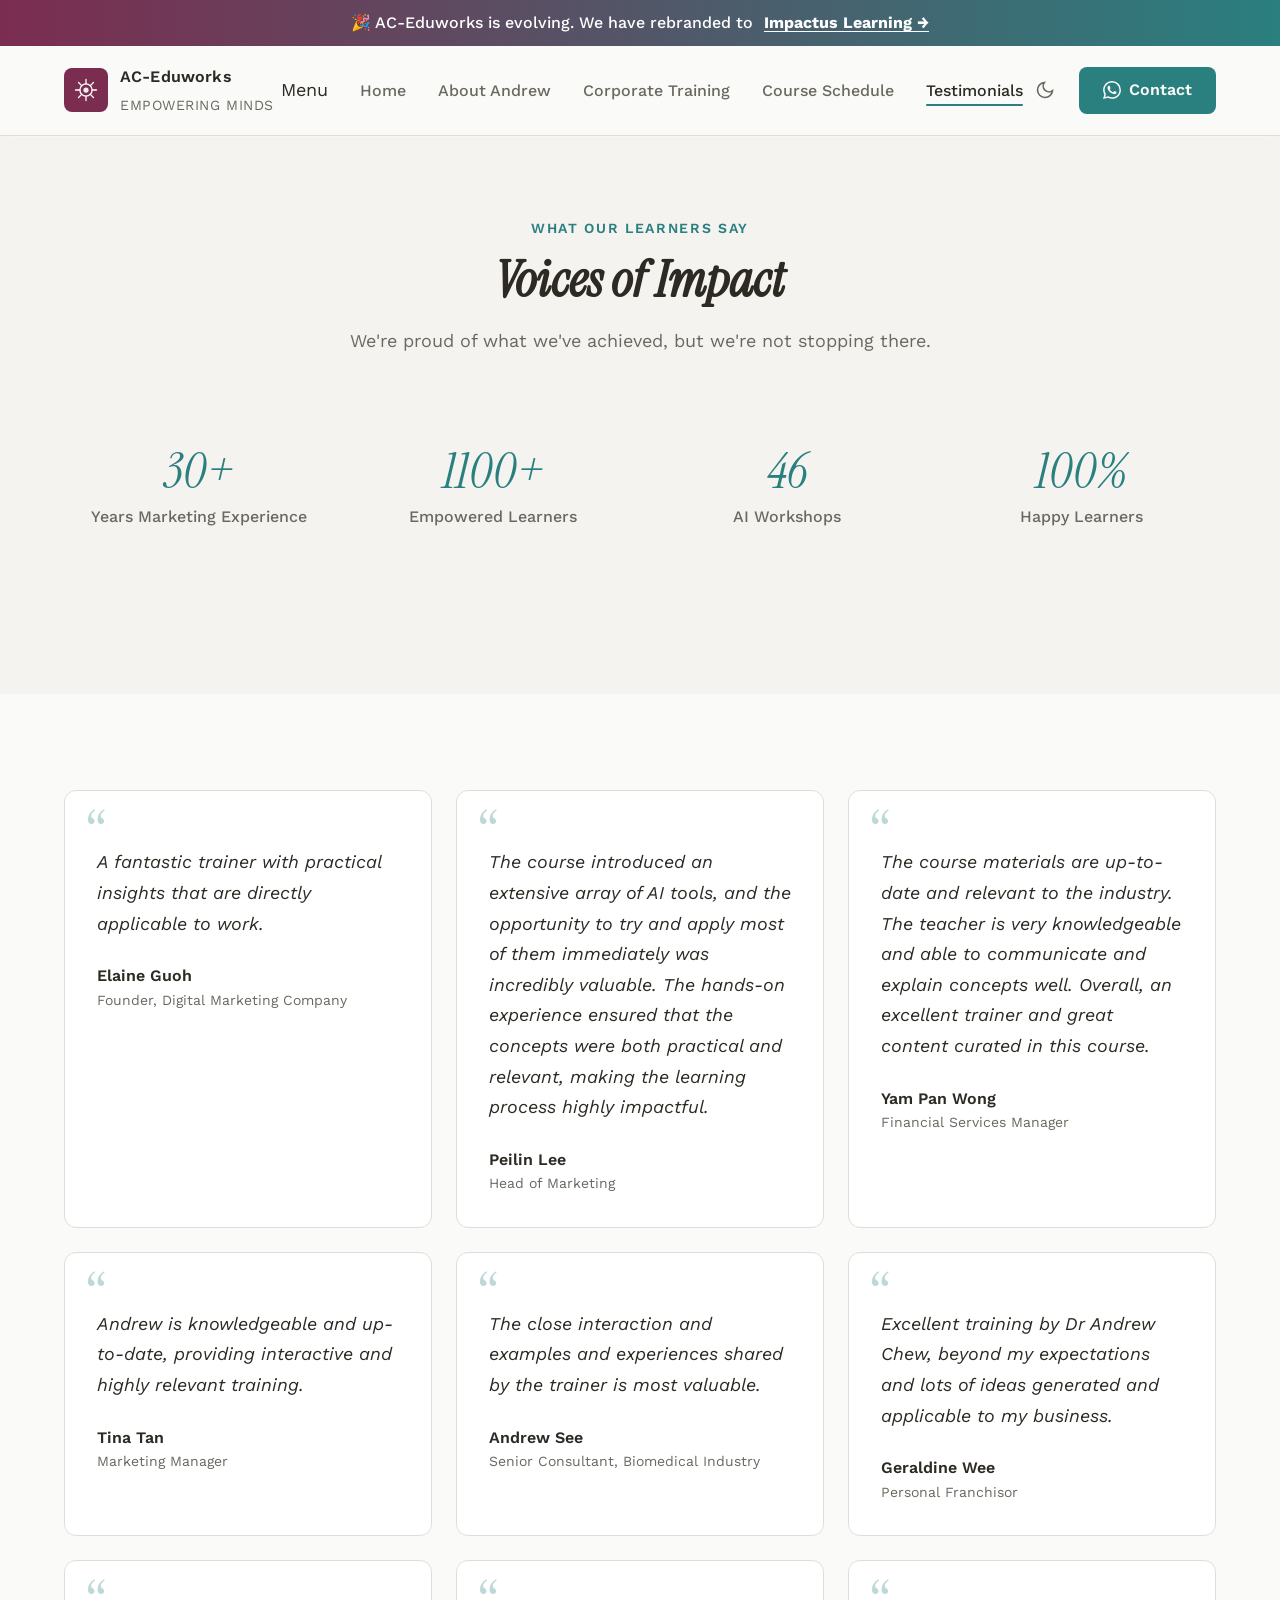
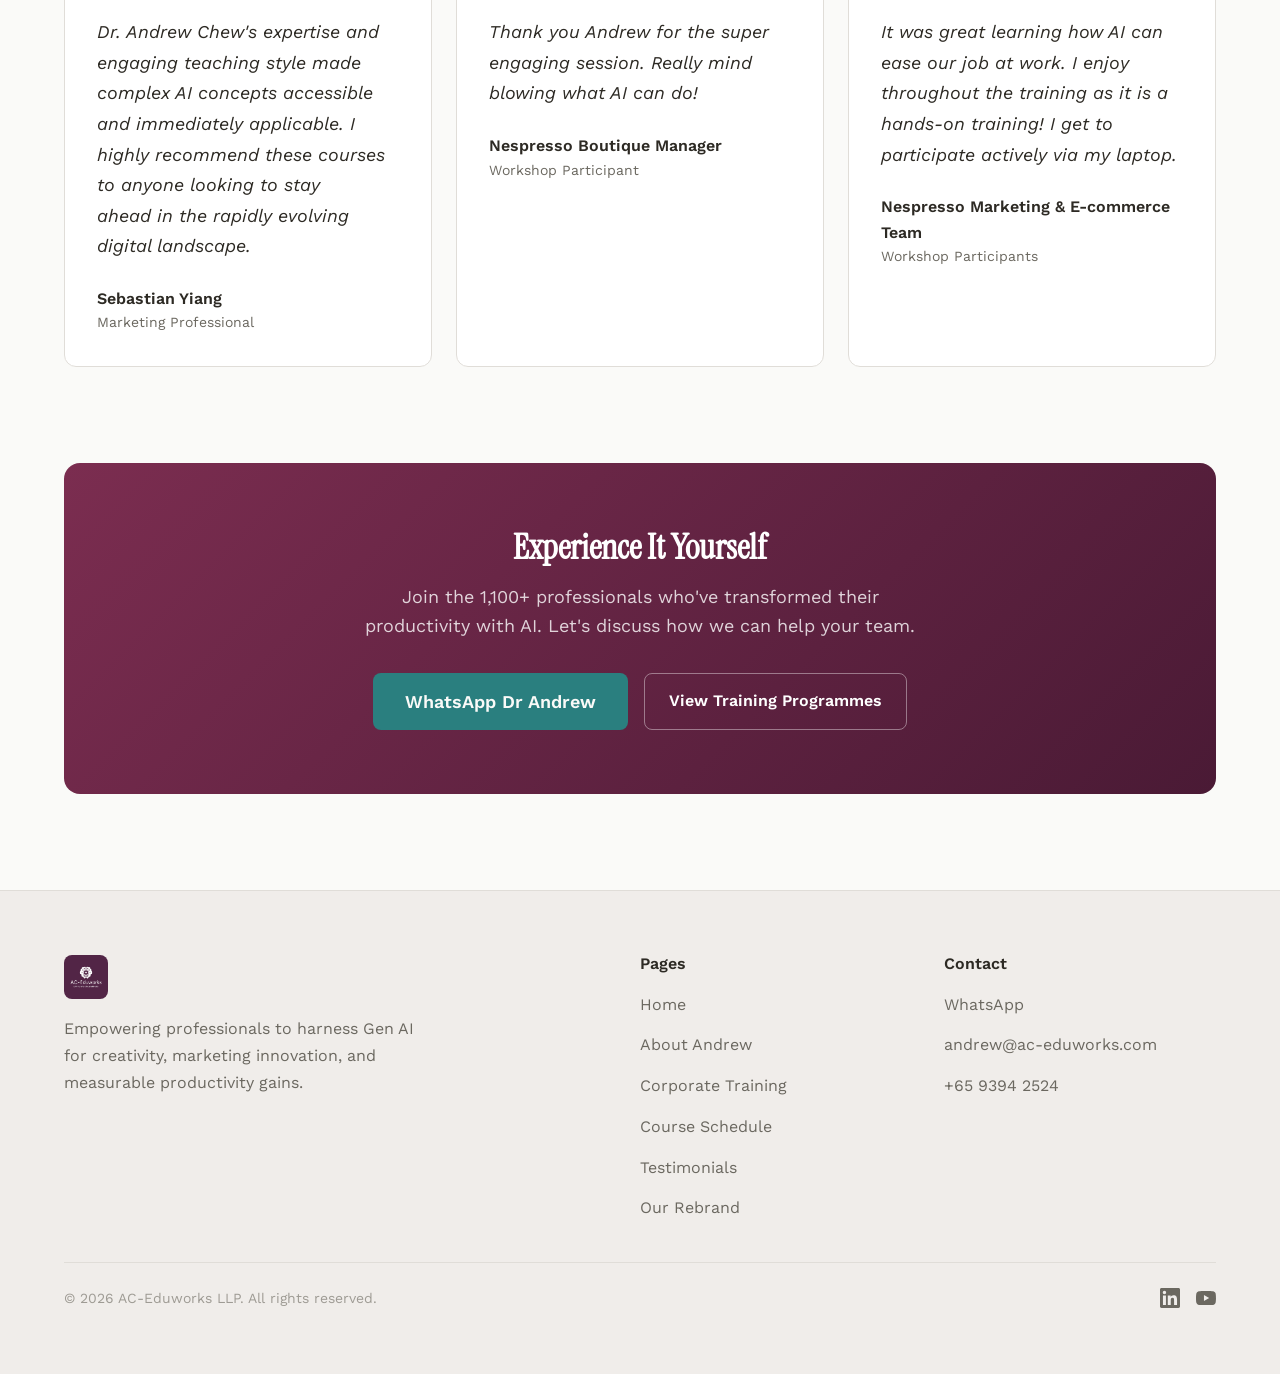
<file: testimonials.html>
<!DOCTYPE html>
<html lang="en">
<head>
  <meta charset="UTF-8">
  <meta name="viewport" content="width=device-width, initial-scale=1.0">
  <meta name="color-scheme" content="light dark">
  <meta name="supported-color-schemes" content="light dark">
  <title>Testimonials — AC-Eduworks</title>
  <meta name="description" content="What our learners say. 1100+ professionals trained, 100% satisfaction rate. Read testimonials from AC-Eduworks workshop participants.">
  <link rel="preconnect" href="https://fonts.googleapis.com">
  <link rel="preconnect" href="https://fonts.gstatic.com" crossorigin>
  <link href="https://fonts.googleapis.com/css2?family=Instrument+Serif:ital@0;1&family=Work+Sans:wght@300..700&display=swap" rel="stylesheet">
  <link rel="stylesheet" href="css/style.css">
</head>
<body>

  <!-- REBRAND BANNER -->
  <div class="rebrand-banner">
    🎉 AC-Eduworks is evolving. We have rebranded to <a href="rebrand.html">Impactus Learning &rarr;</a>
  </div>

  <!-- HEADER -->
  <header class="header">
    <div class="container">
      <nav class="nav">
        <a href="index.html" class="nav__logo">
          <span class="nav__logo-icon">
            <svg width="28" height="28" viewBox="0 0 32 32" fill="none">
              <circle cx="16" cy="16" r="7" stroke="#fff" stroke-width="1.5"/>
              <circle cx="16" cy="16" r="3" fill="#fff" opacity="0.9"/>
              <path d="M16 4v5M16 23v5M4 16h5M23 16h5" stroke="#fff" stroke-width="1.5" stroke-linecap="round"/>
              <path d="M7.5 7.5l3.5 3.5M21 21l3.5 3.5M7.5 24.5l3.5-3.5M21 11l3.5-3.5" stroke="#fff" stroke-width="1.5" stroke-linecap="round"/>
            </svg>
          </span>
          <span>
            <span class="nav__logo-text">AC-Eduworks</span><br>
            <span class="nav__logo-tagline">Empowering Minds</span>
          </span>
        </a>
        <div class="nav__overlay"></div>
        <ul class="nav__links">
          <li class="nav__drawer-header">
            <span>Menu</span>
            <button class="nav__close" aria-label="Close menu">
              <svg width="18" height="18" viewBox="0 0 24 24" fill="none" stroke="currentColor" stroke-width="2.5" stroke-linecap="round"><path d="M18 6L6 18M6 6l12 12"/></svg>
            </button>
          </li>
          <li><a href="index.html">Home</a></li>
          <li><a href="about.html">About Andrew</a></li>
          <li><a href="training.html">Corporate Training</a></li>
          <li><a href="schedule.html">Course Schedule</a></li>
          <li><a href="testimonials.html" class="active">Testimonials</a></li>
        </ul>
        <div class="nav__actions">
          <button class="theme-toggle" data-theme-toggle aria-label="Toggle theme">
            <svg width="20" height="20" viewBox="0 0 24 24" fill="none" stroke="currentColor" stroke-width="2"><path d="M21 12.79A9 9 0 1 1 11.21 3 7 7 0 0 0 21 12.79z"/></svg>
          </button>
          <a href="https://wa.me/6593942524" class="btn btn--primary" target="_blank" rel="noopener">
            <svg width="18" height="18" viewBox="0 0 24 24" fill="currentColor"><path d="M17.472 14.382c-.297-.149-1.758-.867-2.03-.967-.273-.099-.471-.148-.67.15-.197.297-.767.966-.94 1.164-.173.199-.347.223-.644.075-.297-.15-1.255-.463-2.39-1.475-.883-.788-1.48-1.761-1.653-2.059-.173-.297-.018-.458.13-.606.134-.133.298-.347.446-.52.149-.174.198-.298.298-.497.099-.198.05-.371-.025-.52-.075-.149-.669-1.612-.916-2.207-.242-.579-.487-.5-.669-.51-.173-.008-.371-.01-.57-.01-.198 0-.52.074-.792.372-.272.297-1.04 1.016-1.04 2.479 0 1.462 1.065 2.875 1.213 3.074.149.198 2.096 3.2 5.077 4.487.709.306 1.262.489 1.694.625.712.227 1.36.195 1.871.118.571-.085 1.758-.719 2.006-1.413.248-.694.248-1.289.173-1.413-.074-.124-.272-.198-.57-.347m-5.421 7.403h-.004a9.87 9.87 0 01-5.031-1.378l-.361-.214-3.741.982.998-3.648-.235-.374a9.86 9.86 0 01-1.51-5.26c.001-5.45 4.436-9.884 9.888-9.884 2.64 0 5.122 1.03 6.988 2.898a9.825 9.825 0 012.893 6.994c-.003 5.45-4.437 9.884-9.885 9.884m8.413-18.297A11.815 11.815 0 0012.05 0C5.495 0 .16 5.335.157 11.892c0 2.096.547 4.142 1.588 5.945L.057 24l6.305-1.654a11.882 11.882 0 005.683 1.448h.005c6.554 0 11.89-5.335 11.893-11.893a11.821 11.821 0 00-3.48-8.413z"/></svg>
            Contact
          </a>
          <button class="nav__toggle" aria-label="Open menu">
            <svg width="24" height="24" viewBox="0 0 24 24" fill="none" stroke="currentColor" stroke-width="2"><path d="M3 12h18M3 6h18M3 18h18"/></svg>
          </button>
        </div>
      </nav>
    </div>
  </header>

  <!-- HERO STATS -->
  <section class="testimonials-hero">
    <div class="container" style="max-width: var(--content-default);">
      <span class="section-label animate-in">What Our Learners Say</span>
      <h1 class="section-title animate-in animate-delay-1" style="font-size: var(--text-2xl); font-style: italic;">Voices of Impact</h1>
      <p class="section-desc animate-in animate-delay-2" style="margin-inline: auto;">We're proud of what we've achieved, but we're not stopping there.</p>
    </div>
    <div class="container">
      <div class="stats animate-in animate-delay-3">
        <div class="stat">
          <div class="stat__number" data-count="30" data-suffix="+">0</div>
          <div class="stat__label">Years Marketing Experience</div>
        </div>
        <div class="stat">
          <div class="stat__number" data-count="1100" data-suffix="+">0</div>
          <div class="stat__label">Empowered Learners</div>
        </div>
        <div class="stat">
          <div class="stat__number" data-count="46" data-suffix="">0</div>
          <div class="stat__label">AI Workshops</div>
        </div>
        <div class="stat">
          <div class="stat__number" data-count="100" data-suffix="%">0</div>
          <div class="stat__label">Happy Learners</div>
        </div>
      </div>
    </div>
  </section>

  <!-- TESTIMONIALS GRID -->
  <section class="section">
    <div class="container">
      <div class="grid-3">
        <div class="testimonial-card" data-animate="0">
          <p class="testimonial-card__text">A fantastic trainer with practical insights that are directly applicable to work.</p>
          <div class="testimonial-card__author">Elaine Guoh</div>
          <div class="testimonial-card__role">Founder, Digital Marketing Company</div>
        </div>

        <div class="testimonial-card" data-animate="50">
          <p class="testimonial-card__text">The course introduced an extensive array of AI tools, and the opportunity to try and apply most of them immediately was incredibly valuable. The hands-on experience ensured that the concepts were both practical and relevant, making the learning process highly impactful.</p>
          <div class="testimonial-card__author">Peilin Lee</div>
          <div class="testimonial-card__role">Head of Marketing</div>
        </div>

        <div class="testimonial-card" data-animate="100">
          <p class="testimonial-card__text">The course materials are up-to-date and relevant to the industry. The teacher is very knowledgeable and able to communicate and explain concepts well. Overall, an excellent trainer and great content curated in this course.</p>
          <div class="testimonial-card__author">Yam Pan Wong</div>
          <div class="testimonial-card__role">Financial Services Manager</div>
        </div>

        <div class="testimonial-card" data-animate="150">
          <p class="testimonial-card__text">Andrew is knowledgeable and up-to-date, providing interactive and highly relevant training.</p>
          <div class="testimonial-card__author">Tina Tan</div>
          <div class="testimonial-card__role">Marketing Manager</div>
        </div>

        <div class="testimonial-card" data-animate="200">
          <p class="testimonial-card__text">The close interaction and examples and experiences shared by the trainer is most valuable.</p>
          <div class="testimonial-card__author">Andrew See</div>
          <div class="testimonial-card__role">Senior Consultant, Biomedical Industry</div>
        </div>

        <div class="testimonial-card" data-animate="250">
          <p class="testimonial-card__text">Excellent training by Dr Andrew Chew, beyond my expectations and lots of ideas generated and applicable to my business.</p>
          <div class="testimonial-card__author">Geraldine Wee</div>
          <div class="testimonial-card__role">Personal Franchisor</div>
        </div>

        <div class="testimonial-card" data-animate="300">
          <p class="testimonial-card__text">Dr. Andrew Chew's expertise and engaging teaching style made complex AI concepts accessible and immediately applicable. I highly recommend these courses to anyone looking to stay ahead in the rapidly evolving digital landscape.</p>
          <div class="testimonial-card__author">Sebastian Yiang</div>
          <div class="testimonial-card__role">Marketing Professional</div>
        </div>

        <div class="testimonial-card" data-animate="350">
          <p class="testimonial-card__text">Thank you Andrew for the super engaging session. Really mind blowing what AI can do!</p>
          <div class="testimonial-card__author">Nespresso Boutique Manager</div>
          <div class="testimonial-card__role">Workshop Participant</div>
        </div>

        <div class="testimonial-card" data-animate="400">
          <p class="testimonial-card__text">It was great learning how AI can ease our job at work. I enjoy throughout the training as it is a hands-on training! I get to participate actively via my laptop.</p>
          <div class="testimonial-card__author">Nespresso Marketing &amp; E-commerce Team</div>
          <div class="testimonial-card__role">Workshop Participants</div>
        </div>
      </div>
    </div>
  </section>

  <!-- CTA -->
  <section class="section" style="padding-top: 0;">
    <div class="container">
      <div class="cta-banner" data-animate="0">
        <h2>Experience It Yourself</h2>
        <p>Join the 1,100+ professionals who've transformed their productivity with AI. Let's discuss how we can help your team.</p>
        <div style="display: flex; flex-wrap: wrap; gap: var(--space-4); justify-content: center;">
          <a href="https://wa.me/6593942524" class="btn btn--primary btn--lg" target="_blank" rel="noopener">
            WhatsApp Dr Andrew
          </a>
          <a href="training.html" class="btn btn--secondary" style="border-color: rgba(255,255,255,0.4); color: #fff;">
            View Training Programmes
          </a>
        </div>
      </div>
    </div>
  </section>

  <!-- FOOTER -->
  <footer class="footer">
    <div class="container">
      <div class="footer__grid">
        <div class="footer__brand">
          <a href="index.html" class="nav__logo" style="margin-bottom: var(--space-2);">
            <img src="images/logo.jpg" alt="AC-Eduworks - Empowering Minds" class="nav__logo-img">
          </a>
          <p>Empowering professionals to harness Gen AI for creativity, marketing innovation, and measurable productivity gains.</p>
        </div>
        <div>
          <h4>Pages</h4>
          <ul class="footer__links">
            <li><a href="index.html">Home</a></li>
            <li><a href="about.html">About Andrew</a></li>
            <li><a href="training.html">Corporate Training</a></li>
            <li><a href="schedule.html">Course Schedule</a></li>
            <li><a href="testimonials.html">Testimonials</a></li>
            <li><a href="rebrand.html">Our Rebrand</a></li>
          </ul>
        </div>
        <div>
          <h4>Contact</h4>
          <ul class="footer__links">
            <li><a href="https://wa.me/6593942524" target="_blank" rel="noopener">WhatsApp</a></li>
            <li><a href="mailto:andrew@ac-eduworks.com">andrew@ac-eduworks.com</a></li>
            <li><a href="tel:93942524">+65 9394 2524</a></li>
          </ul>
        </div>
      </div>
      <div class="footer__bottom">
        <span>&copy; 2026 AC-Eduworks LLP. All rights reserved.</span>
        <div class="footer__socials">
          <a href="https://www.linkedin.com/in/andrew-chew-c-h/" target="_blank" rel="noopener" aria-label="LinkedIn">
            <svg width="20" height="20" viewBox="0 0 24 24" fill="currentColor"><path d="M20.447 20.452h-3.554v-5.569c0-1.328-.027-3.037-1.852-3.037-1.853 0-2.136 1.445-2.136 2.939v5.667H9.351V9h3.414v1.561h.046c.477-.9 1.637-1.85 3.37-1.85 3.601 0 4.267 2.37 4.267 5.455v6.286zM5.337 7.433a2.062 2.062 0 01-2.063-2.065 2.064 2.064 0 112.063 2.065zm1.782 13.019H3.555V9h3.564v11.452zM22.225 0H1.771C.792 0 0 .774 0 1.729v20.542C0 23.227.792 24 1.771 24h20.451C23.2 24 24 23.227 24 22.271V1.729C24 .774 23.2 0 22.222 0h.003z"/></svg>
          </a>
          <a href="https://www.youtube.com/@AndrewLearnsAI/videos" target="_blank" rel="noopener" aria-label="YouTube">
            <svg width="20" height="20" viewBox="0 0 24 24" fill="currentColor"><path d="M23.498 6.186a3.016 3.016 0 00-2.122-2.136C19.505 3.545 12 3.545 12 3.545s-7.505 0-9.377.505A3.017 3.017 0 00.502 6.186C0 8.07 0 12 0 12s0 3.93.502 5.814a3.016 3.016 0 002.122 2.136c1.871.505 9.376.505 9.376.505s7.505 0 9.377-.505a3.015 3.015 0 002.122-2.136C24 15.93 24 12 24 12s0-3.93-.502-5.814zM9.545 15.568V8.432L15.818 12l-6.273 3.568z"/></svg>
          </a>
        </div>
      </div>
    </div>
  </footer>

  <script src="js/main.js"></script>
</body>
</html>
</file>
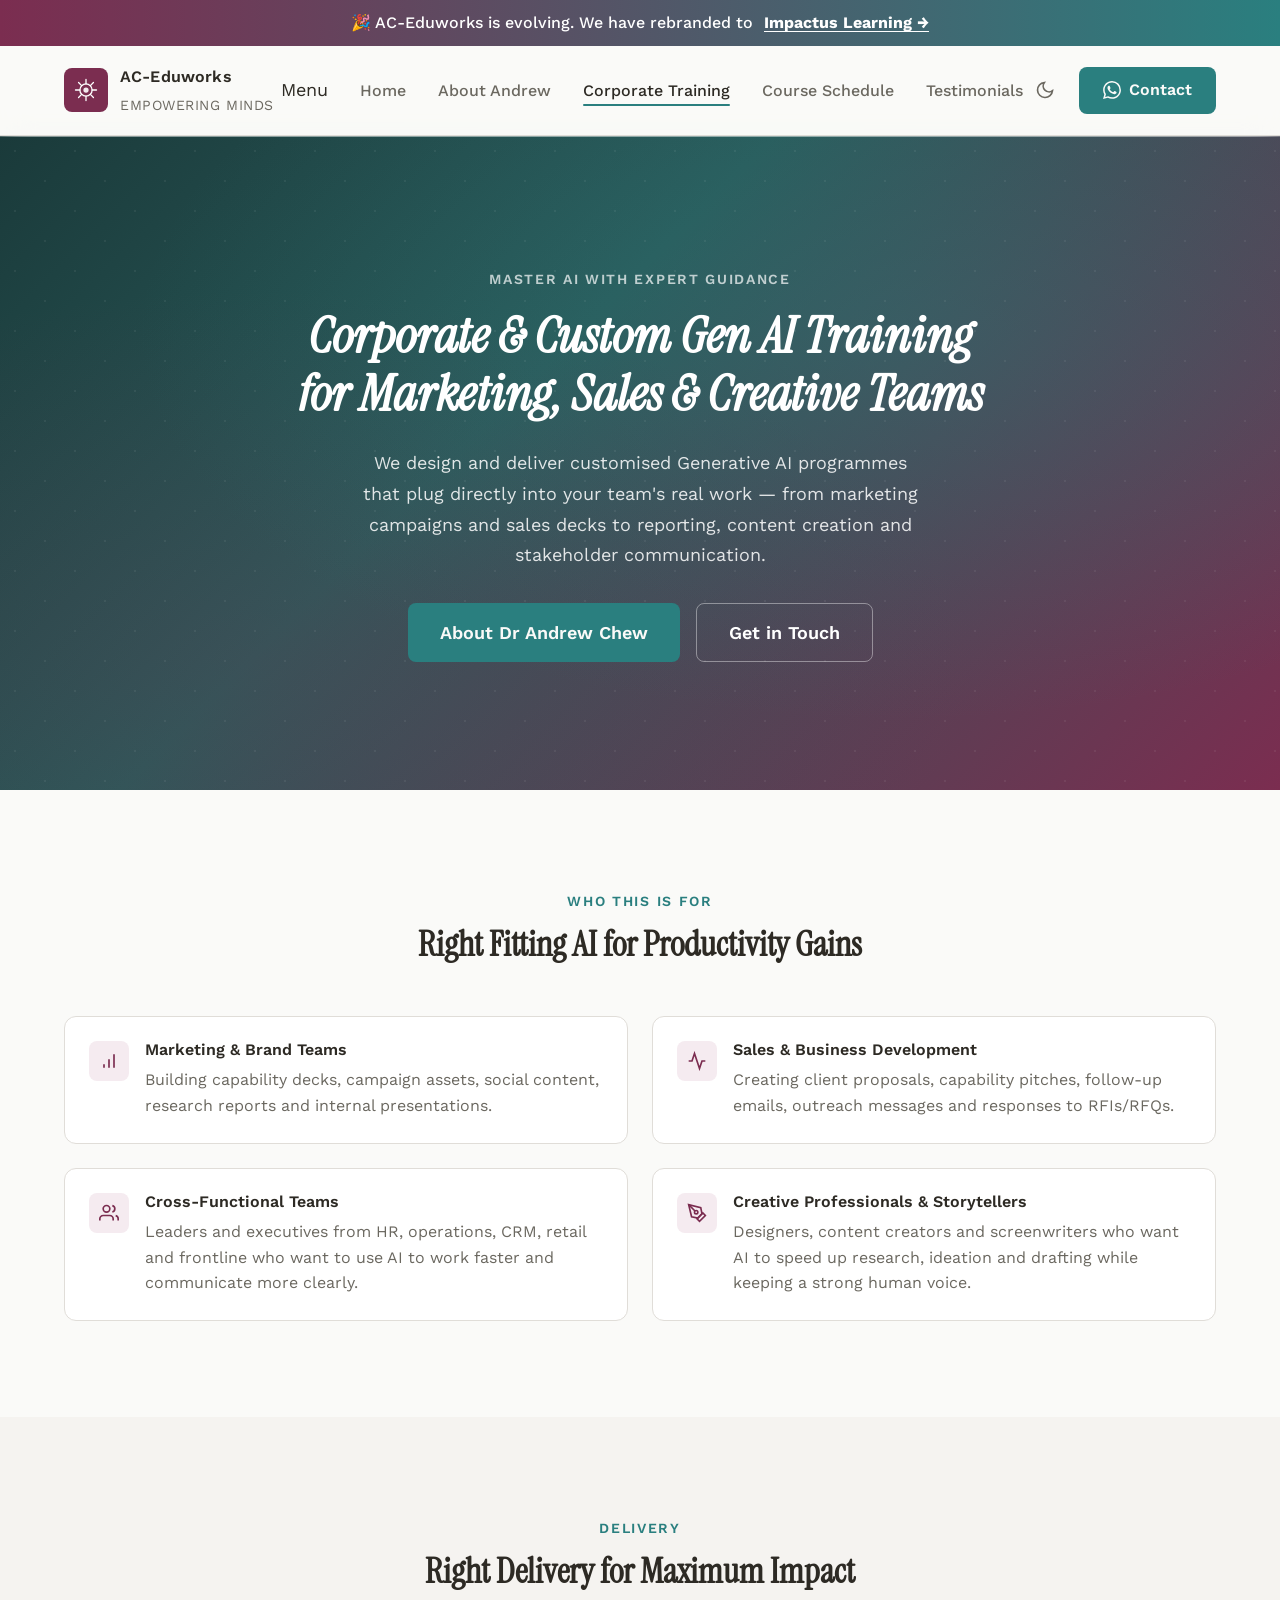
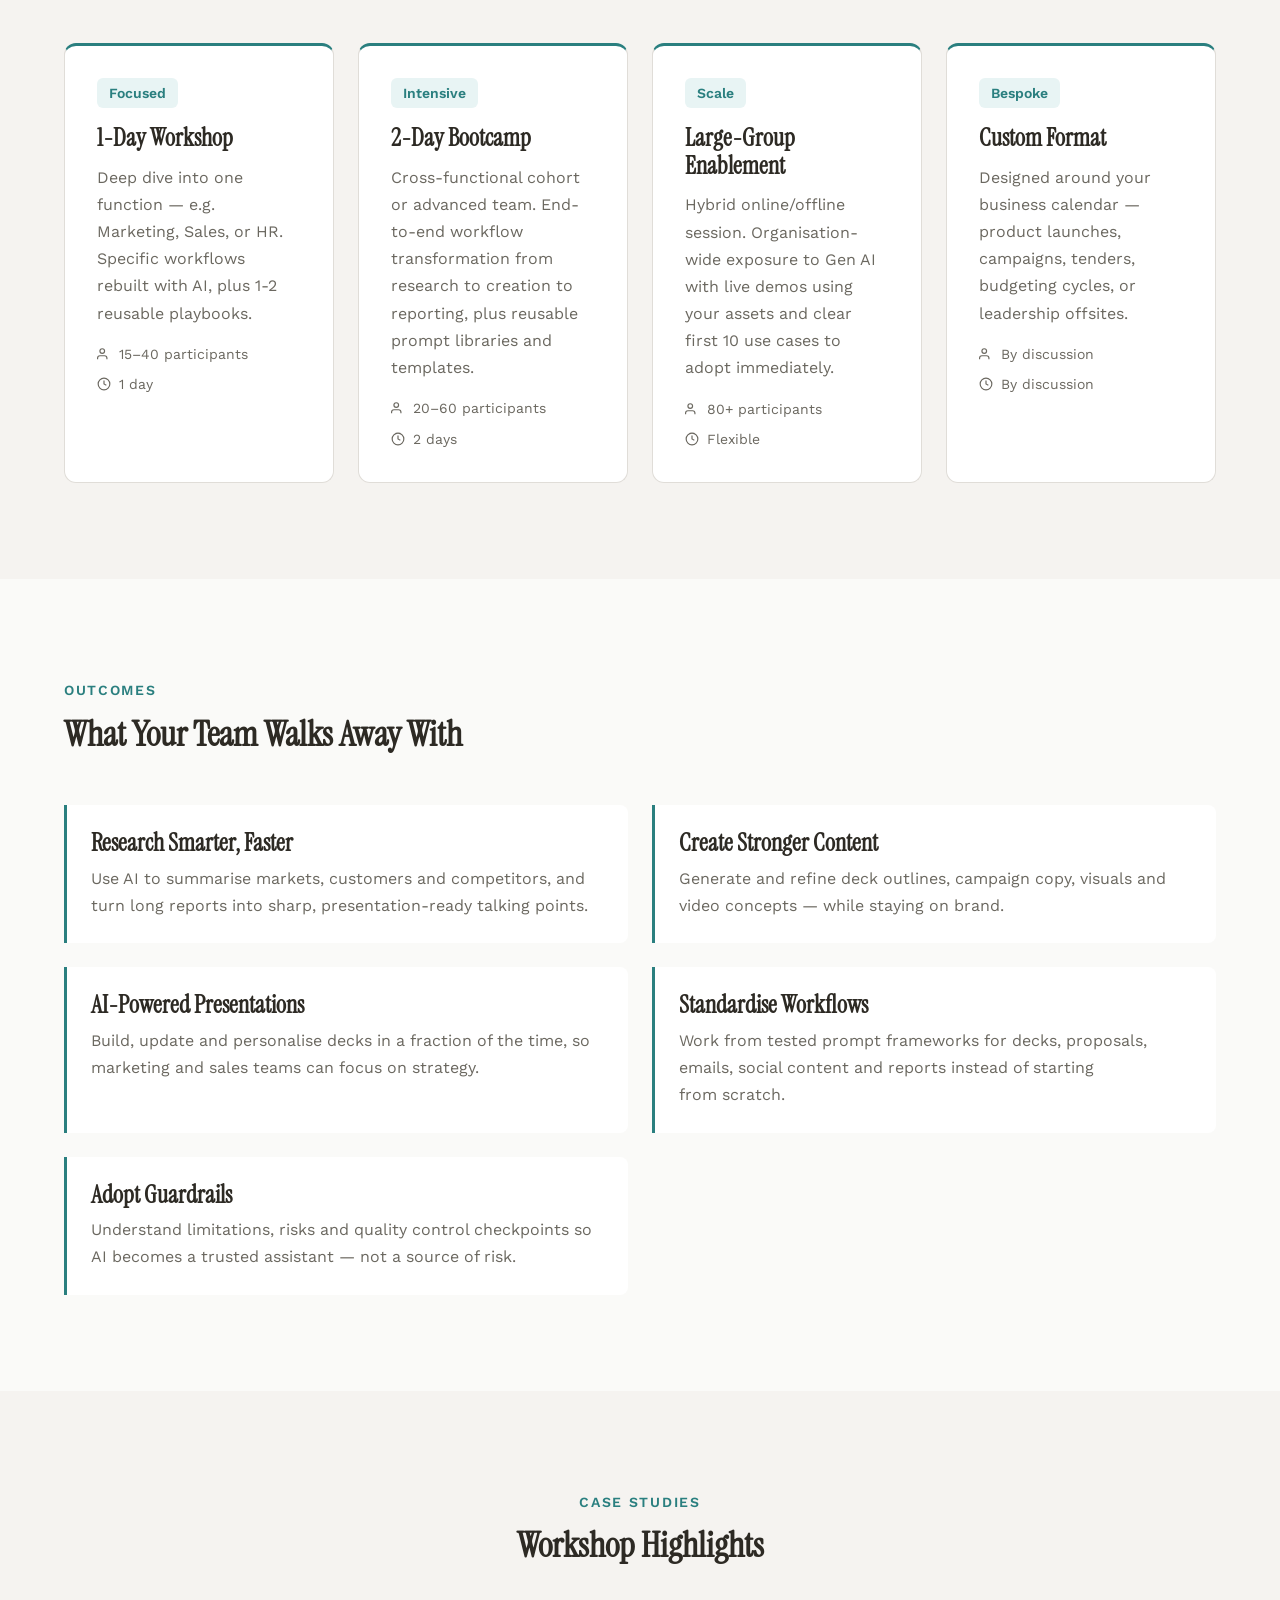
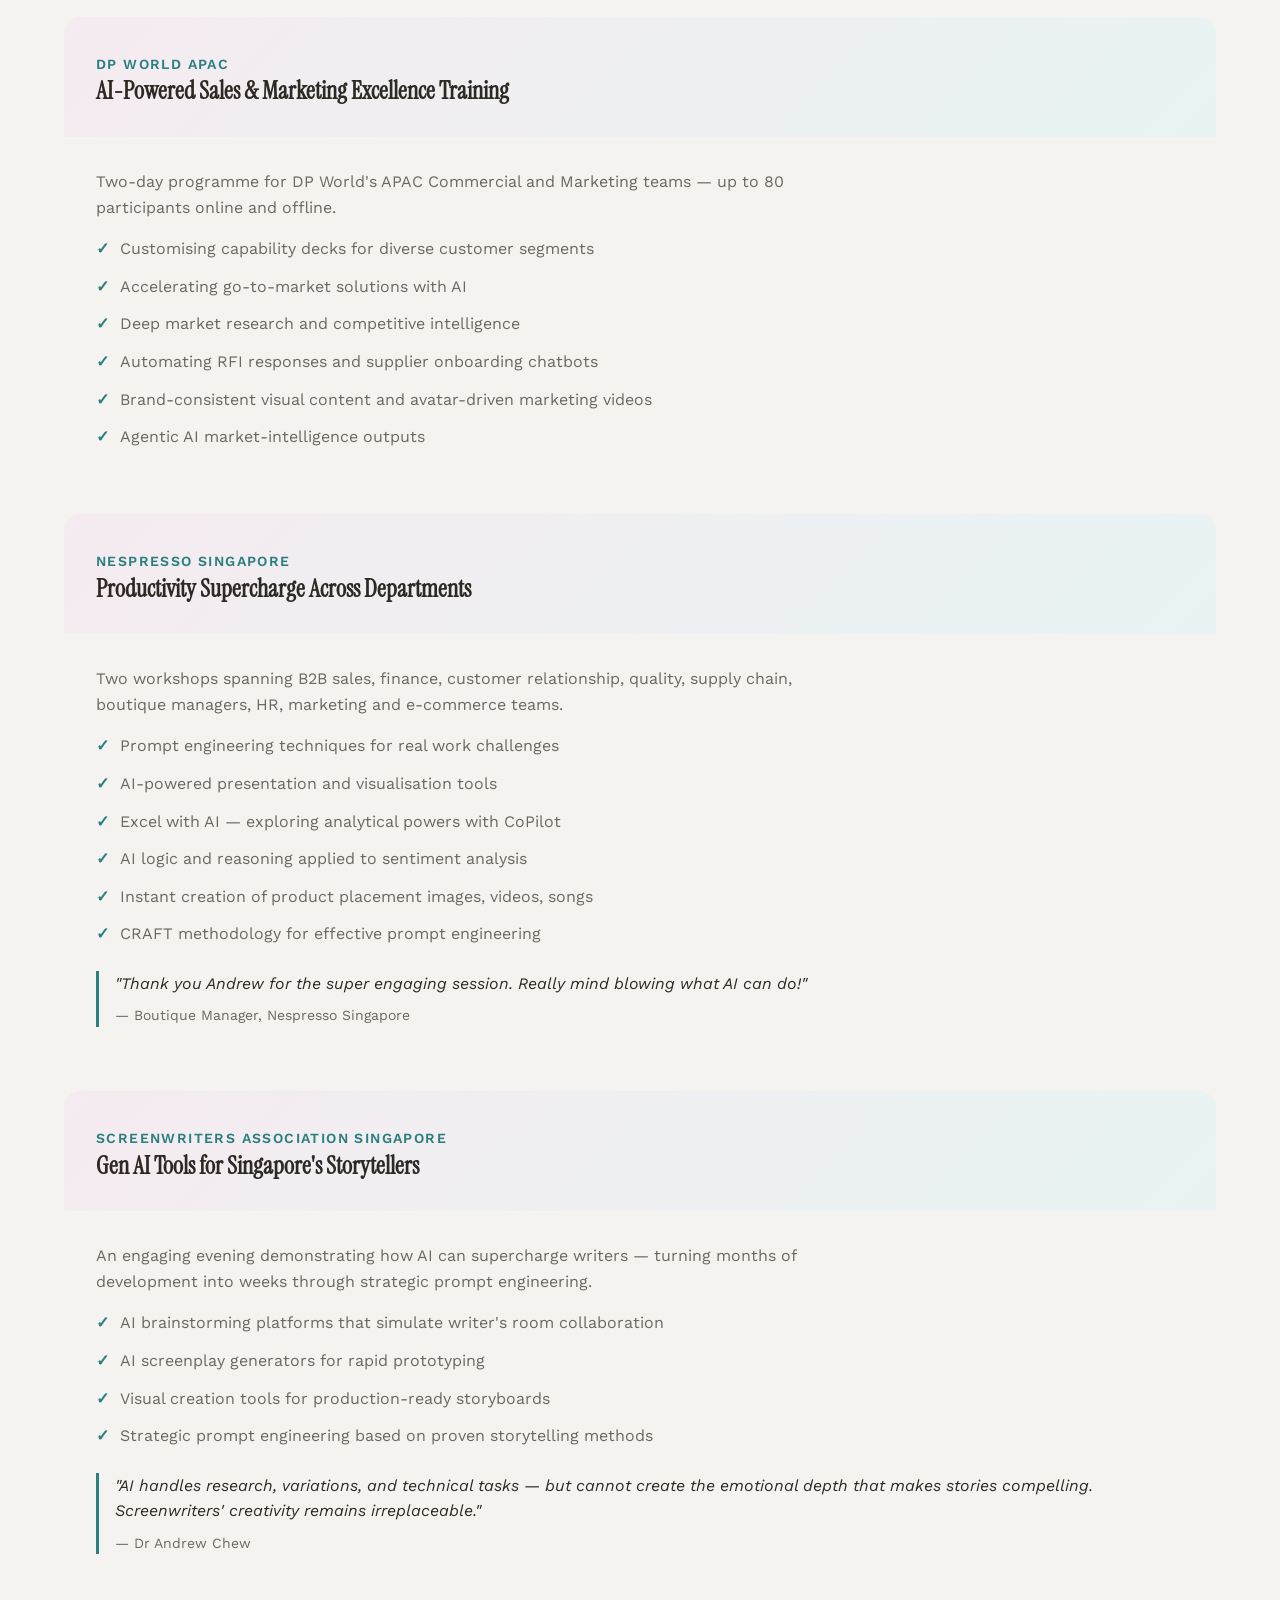
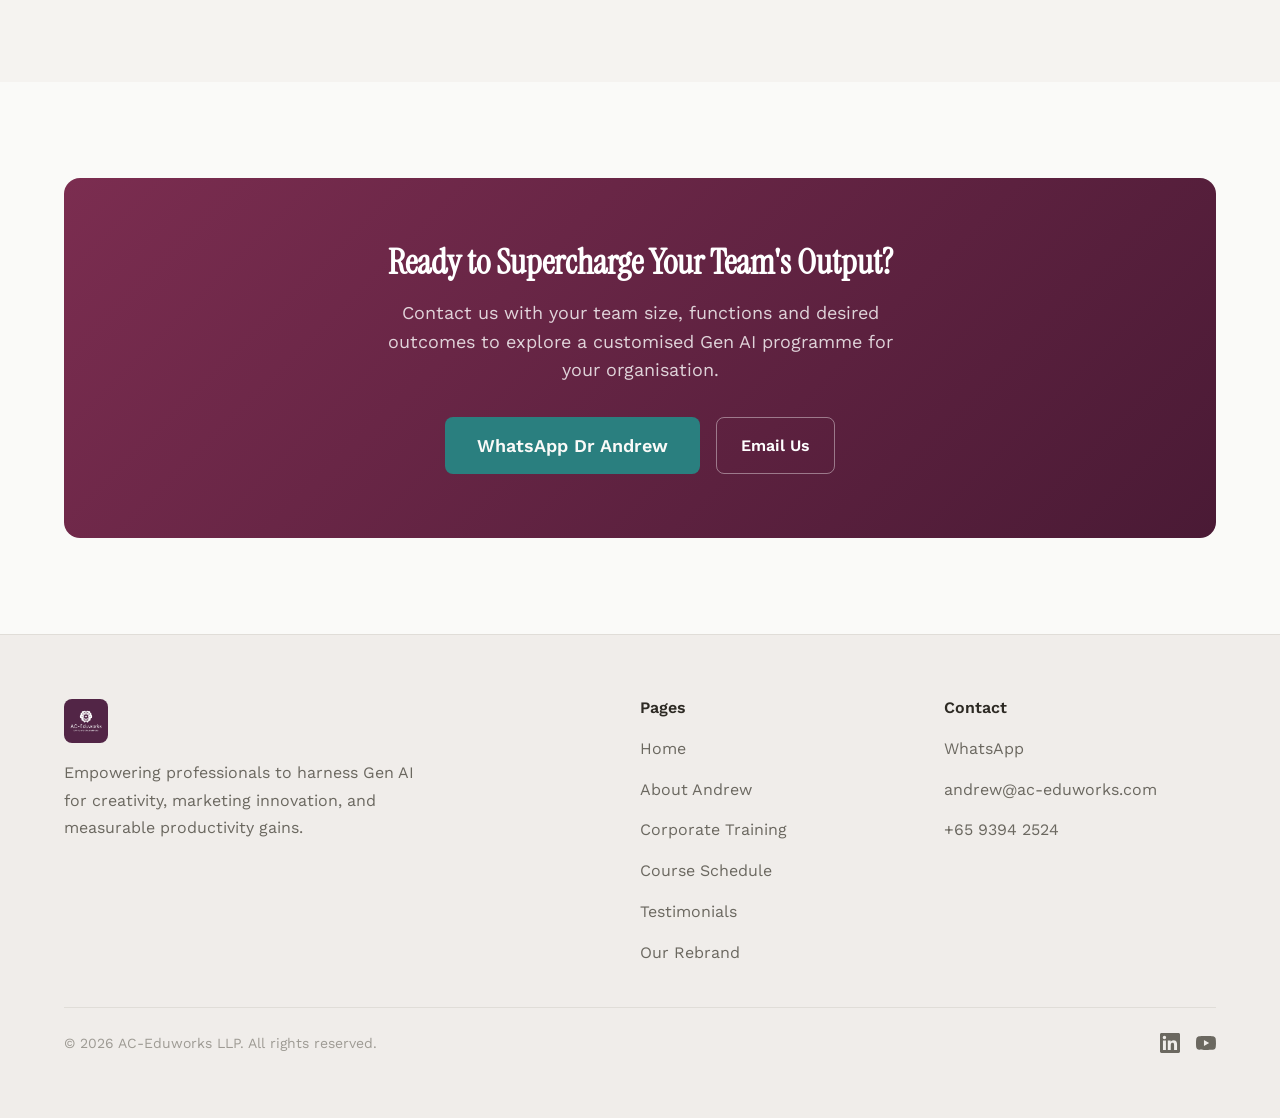
<file: training.html>
<!DOCTYPE html>
<html lang="en">
<head>
  <meta charset="UTF-8">
  <meta name="viewport" content="width=device-width, initial-scale=1.0">
  <meta name="color-scheme" content="light dark">
  <meta name="supported-color-schemes" content="light dark">
  <title>Corporate &amp; Custom Training — AC-Eduworks</title>
  <meta name="description" content="Customised Gen AI workshops for marketing, sales and creative teams. 1-day, 2-day, and large-group formats. Led by Dr. Andrew Chew.">
  <link rel="preconnect" href="https://fonts.googleapis.com">
  <link rel="preconnect" href="https://fonts.gstatic.com" crossorigin>
  <link href="https://fonts.googleapis.com/css2?family=Instrument+Serif:ital@0;1&family=Work+Sans:wght@300..700&display=swap" rel="stylesheet">
  <link rel="stylesheet" href="css/style.css">
</head>
<body>

  <!-- REBRAND BANNER -->
  <div class="rebrand-banner">
    🎉 AC-Eduworks is evolving. We have rebranded to <a href="rebrand.html">Impactus Learning &rarr;</a>
  </div>

  <!-- HEADER -->
  <header class="header">
    <div class="container">
      <nav class="nav">
        <a href="index.html" class="nav__logo">
          <span class="nav__logo-icon">
            <svg width="28" height="28" viewBox="0 0 32 32" fill="none">
              <circle cx="16" cy="16" r="7" stroke="#fff" stroke-width="1.5"/>
              <circle cx="16" cy="16" r="3" fill="#fff" opacity="0.9"/>
              <path d="M16 4v5M16 23v5M4 16h5M23 16h5" stroke="#fff" stroke-width="1.5" stroke-linecap="round"/>
              <path d="M7.5 7.5l3.5 3.5M21 21l3.5 3.5M7.5 24.5l3.5-3.5M21 11l3.5-3.5" stroke="#fff" stroke-width="1.5" stroke-linecap="round"/>
            </svg>
          </span>
          <span>
            <span class="nav__logo-text">AC-Eduworks</span><br>
            <span class="nav__logo-tagline">Empowering Minds</span>
          </span>
        </a>
        <div class="nav__overlay"></div>
        <ul class="nav__links">
          <li class="nav__drawer-header">
            <span>Menu</span>
            <button class="nav__close" aria-label="Close menu">
              <svg width="18" height="18" viewBox="0 0 24 24" fill="none" stroke="currentColor" stroke-width="2.5" stroke-linecap="round"><path d="M18 6L6 18M6 6l12 12"/></svg>
            </button>
          </li>
          <li><a href="index.html">Home</a></li>
          <li><a href="about.html">About Andrew</a></li>
          <li><a href="training.html" class="active">Corporate Training</a></li>
          <li><a href="schedule.html">Course Schedule</a></li>
            <li><a href="testimonials.html">Testimonials</a></li>
        </ul>
        <div class="nav__actions">
          <button class="theme-toggle" data-theme-toggle aria-label="Toggle theme">
            <svg width="20" height="20" viewBox="0 0 24 24" fill="none" stroke="currentColor" stroke-width="2"><path d="M21 12.79A9 9 0 1 1 11.21 3 7 7 0 0 0 21 12.79z"/></svg>
          </button>
          <a href="https://wa.me/6593942524" class="btn btn--primary" target="_blank" rel="noopener">
            <svg width="18" height="18" viewBox="0 0 24 24" fill="currentColor"><path d="M17.472 14.382c-.297-.149-1.758-.867-2.03-.967-.273-.099-.471-.148-.67.15-.197.297-.767.966-.94 1.164-.173.199-.347.223-.644.075-.297-.15-1.255-.463-2.39-1.475-.883-.788-1.48-1.761-1.653-2.059-.173-.297-.018-.458.13-.606.134-.133.298-.347.446-.52.149-.174.198-.298.298-.497.099-.198.05-.371-.025-.52-.075-.149-.669-1.612-.916-2.207-.242-.579-.487-.5-.669-.51-.173-.008-.371-.01-.57-.01-.198 0-.52.074-.792.372-.272.297-1.04 1.016-1.04 2.479 0 1.462 1.065 2.875 1.213 3.074.149.198 2.096 3.2 5.077 4.487.709.306 1.262.489 1.694.625.712.227 1.36.195 1.871.118.571-.085 1.758-.719 2.006-1.413.248-.694.248-1.289.173-1.413-.074-.124-.272-.198-.57-.347m-5.421 7.403h-.004a9.87 9.87 0 01-5.031-1.378l-.361-.214-3.741.982.998-3.648-.235-.374a9.86 9.86 0 01-1.51-5.26c.001-5.45 4.436-9.884 9.888-9.884 2.64 0 5.122 1.03 6.988 2.898a9.825 9.825 0 012.893 6.994c-.003 5.45-4.437 9.884-9.885 9.884m8.413-18.297A11.815 11.815 0 0012.05 0C5.495 0 .16 5.335.157 11.892c0 2.096.547 4.142 1.588 5.945L.057 24l6.305-1.654a11.882 11.882 0 005.683 1.448h.005c6.554 0 11.89-5.335 11.893-11.893a11.821 11.821 0 00-3.48-8.413z"/></svg>
            Contact
          </a>
          <button class="nav__toggle" aria-label="Open menu">
            <svg width="24" height="24" viewBox="0 0 24 24" fill="none" stroke="currentColor" stroke-width="2"><path d="M3 12h18M3 6h18M3 18h18"/></svg>
          </button>
        </div>
      </nav>
    </div>
  </header>

  <!-- HERO -->
  <section class="hero" style="min-height: 50vh;">
    <div class="hero__bg" style="background: linear-gradient(135deg, #1A3A3A 0%, #2A5A5A 40%, var(--color-accent) 100%);"></div>
    <div class="hero__pattern"></div>
    <div class="container hero__content" style="text-align: center; max-width: var(--content-default); margin-inline: auto;">
      <span class="hero__label animate-in">Master AI with Expert Guidance</span>
      <h1 class="hero__title animate-in animate-delay-1" style="max-width: none; margin-inline: auto; font-size: var(--text-2xl);">Corporate &amp; Custom Gen AI Training for Marketing, Sales &amp; Creative Teams</h1>
      <p class="hero__subtitle animate-in animate-delay-2" style="margin-inline: auto;">
        We design and deliver customised Generative AI programmes that plug directly into your team's real work — from marketing campaigns and sales decks to reporting, content creation and stakeholder communication.
      </p>
      <div class="hero__actions animate-in animate-delay-3" style="justify-content: center;">
        <a href="about.html" class="btn btn--primary btn--lg">About Dr Andrew Chew</a>
        <a href="https://wa.me/6593942524" class="btn btn--secondary btn--lg" style="border-color: rgba(255,255,255,0.4); color: #fff;" target="_blank" rel="noopener">Get in Touch</a>
      </div>
    </div>
  </section>

  <!-- WHO THIS IS FOR -->
  <section class="section">
    <div class="container">
      <div class="section-header section-header--center" data-animate="0">
        <span class="section-label">Who This Is For</span>
        <h2 class="section-title">Right Fitting AI for Productivity Gains</h2>
      </div>
      <div class="grid-2">
        <div class="audience-card" data-animate="0">
          <div class="audience-card__icon">
            <svg width="20" height="20" viewBox="0 0 24 24" fill="none" stroke="currentColor" stroke-width="2"><path d="M12 20V10M18 20V4M6 20v-4"/></svg>
          </div>
          <div>
            <h3>Marketing &amp; Brand Teams</h3>
            <p>Building capability decks, campaign assets, social content, research reports and internal presentations.</p>
          </div>
        </div>
        <div class="audience-card" data-animate="100">
          <div class="audience-card__icon">
            <svg width="20" height="20" viewBox="0 0 24 24" fill="none" stroke="currentColor" stroke-width="2"><path d="M22 12h-4l-3 9L9 3l-3 9H2"/></svg>
          </div>
          <div>
            <h3>Sales &amp; Business Development</h3>
            <p>Creating client proposals, capability pitches, follow-up emails, outreach messages and responses to RFIs/RFQs.</p>
          </div>
        </div>
        <div class="audience-card" data-animate="200">
          <div class="audience-card__icon">
            <svg width="20" height="20" viewBox="0 0 24 24" fill="none" stroke="currentColor" stroke-width="2"><path d="M17 21v-2a4 4 0 00-4-4H5a4 4 0 00-4 4v2"/><circle cx="9" cy="7" r="4"/><path d="M23 21v-2a4 4 0 00-3-3.87M16 3.13a4 4 0 010 7.75"/></svg>
          </div>
          <div>
            <h3>Cross-Functional Teams</h3>
            <p>Leaders and executives from HR, operations, CRM, retail and frontline who want to use AI to work faster and communicate more clearly.</p>
          </div>
        </div>
        <div class="audience-card" data-animate="300">
          <div class="audience-card__icon">
            <svg width="20" height="20" viewBox="0 0 24 24" fill="none" stroke="currentColor" stroke-width="2"><path d="M12 19l7-7 3 3-7 7-3-3z"/><path d="M18 13l-1.5-7.5L2 2l3.5 14.5L13 18l5-5z"/><path d="M2 2l7.586 7.586"/><circle cx="11" cy="11" r="2"/></svg>
          </div>
          <div>
            <h3>Creative Professionals &amp; Storytellers</h3>
            <p>Designers, content creators and screenwriters who want AI to speed up research, ideation and drafting while keeping a strong human voice.</p>
          </div>
        </div>
      </div>
    </div>
  </section>

  <!-- WORKSHOP FORMATS -->
  <section class="section" style="background: var(--color-surface-2);">
    <div class="container">
      <div class="section-header section-header--center" data-animate="0">
        <span class="section-label">Delivery</span>
        <h2 class="section-title">Right Delivery for Maximum Impact</h2>
      </div>
      <div class="format-cards">
        <div class="format-card" data-animate="0">
          <span class="format-card__badge">Focused</span>
          <h3>1-Day Workshop</h3>
          <p>Deep dive into one function — e.g. Marketing, Sales, or HR. Specific workflows rebuilt with AI, plus 1-2 reusable playbooks.</p>
          <div class="format-card__meta">
            <span>
              <svg width="14" height="14" viewBox="0 0 24 24" fill="none" stroke="currentColor" stroke-width="2"><path d="M17 21v-2a4 4 0 00-4-4H5a4 4 0 00-4 4v2"/><circle cx="9" cy="7" r="4"/></svg>
              15–40 participants
            </span>
            <span>
              <svg width="14" height="14" viewBox="0 0 24 24" fill="none" stroke="currentColor" stroke-width="2"><circle cx="12" cy="12" r="10"/><polyline points="12 6 12 12 16 14"/></svg>
              1 day
            </span>
          </div>
        </div>
        <div class="format-card" data-animate="100">
          <span class="format-card__badge">Intensive</span>
          <h3>2-Day Bootcamp</h3>
          <p>Cross-functional cohort or advanced team. End-to-end workflow transformation from research to creation to reporting, plus reusable prompt libraries and templates.</p>
          <div class="format-card__meta">
            <span>
              <svg width="14" height="14" viewBox="0 0 24 24" fill="none" stroke="currentColor" stroke-width="2"><path d="M17 21v-2a4 4 0 00-4-4H5a4 4 0 00-4 4v2"/><circle cx="9" cy="7" r="4"/></svg>
              20–60 participants
            </span>
            <span>
              <svg width="14" height="14" viewBox="0 0 24 24" fill="none" stroke="currentColor" stroke-width="2"><circle cx="12" cy="12" r="10"/><polyline points="12 6 12 12 16 14"/></svg>
              2 days
            </span>
          </div>
        </div>
        <div class="format-card" data-animate="200">
          <span class="format-card__badge">Scale</span>
          <h3>Large-Group Enablement</h3>
          <p>Hybrid online/offline session. Organisation-wide exposure to Gen AI with live demos using your assets and clear first 10 use cases to adopt immediately.</p>
          <div class="format-card__meta">
            <span>
              <svg width="14" height="14" viewBox="0 0 24 24" fill="none" stroke="currentColor" stroke-width="2"><path d="M17 21v-2a4 4 0 00-4-4H5a4 4 0 00-4 4v2"/><circle cx="9" cy="7" r="4"/></svg>
              80+ participants
            </span>
            <span>
              <svg width="14" height="14" viewBox="0 0 24 24" fill="none" stroke="currentColor" stroke-width="2"><circle cx="12" cy="12" r="10"/><polyline points="12 6 12 12 16 14"/></svg>
              Flexible
            </span>
          </div>
        </div>
        <div class="format-card" data-animate="300">
          <span class="format-card__badge">Bespoke</span>
          <h3>Custom Format</h3>
          <p>Designed around your business calendar — product launches, campaigns, tenders, budgeting cycles, or leadership offsites.</p>
          <div class="format-card__meta">
            <span>
              <svg width="14" height="14" viewBox="0 0 24 24" fill="none" stroke="currentColor" stroke-width="2"><path d="M17 21v-2a4 4 0 00-4-4H5a4 4 0 00-4 4v2"/><circle cx="9" cy="7" r="4"/></svg>
              By discussion
            </span>
            <span>
              <svg width="14" height="14" viewBox="0 0 24 24" fill="none" stroke="currentColor" stroke-width="2"><circle cx="12" cy="12" r="10"/><polyline points="12 6 12 12 16 14"/></svg>
              By discussion
            </span>
          </div>
        </div>
      </div>
    </div>
  </section>

  <!-- VALUE -->
  <section class="section">
    <div class="container">
      <div class="section-header" data-animate="0">
        <span class="section-label">Outcomes</span>
        <h2 class="section-title">What Your Team Walks Away With</h2>
      </div>
      <div class="grid-2" data-animate="100">
        <div class="value-card">
          <h3>Research Smarter, Faster</h3>
          <p>Use AI to summarise markets, customers and competitors, and turn long reports into sharp, presentation-ready talking points.</p>
        </div>
        <div class="value-card">
          <h3>Create Stronger Content</h3>
          <p>Generate and refine deck outlines, campaign copy, visuals and video concepts — while staying on brand.</p>
        </div>
        <div class="value-card">
          <h3>AI-Powered Presentations</h3>
          <p>Build, update and personalise decks in a fraction of the time, so marketing and sales teams can focus on strategy.</p>
        </div>
        <div class="value-card">
          <h3>Standardise Workflows</h3>
          <p>Work from tested prompt frameworks for decks, proposals, emails, social content and reports instead of starting from scratch.</p>
        </div>
        <div class="value-card">
          <h3>Adopt Guardrails</h3>
          <p>Understand limitations, risks and quality control checkpoints so AI becomes a trusted assistant — not a source of risk.</p>
        </div>
      </div>
    </div>
  </section>

  <!-- CASE STUDIES -->
  <section class="section" style="background: var(--color-surface-2);">
    <div class="container">
      <div class="section-header section-header--center" data-animate="0">
        <span class="section-label">Case Studies</span>
        <h2 class="section-title">Workshop Highlights</h2>
      </div>

      <div style="display: flex; flex-direction: column; gap: var(--space-8);">
        <!-- DP World -->
        <div class="case-study" data-animate="0">
          <div class="case-study__header">
            <span class="case-study__client">DP World APAC</span>
            <h3 class="case-study__title">AI-Powered Sales &amp; Marketing Excellence Training</h3>
          </div>
          <div class="case-study__body">
            <p style="font-size: var(--text-sm); color: var(--color-text-muted); margin-bottom: var(--space-4);">Two-day programme for DP World's APAC Commercial and Marketing teams — up to 80 participants online and offline.</p>
            <ul>
              <li>Customising capability decks for diverse customer segments</li>
              <li>Accelerating go-to-market solutions with AI</li>
              <li>Deep market research and competitive intelligence</li>
              <li>Automating RFI responses and supplier onboarding chatbots</li>
              <li>Brand-consistent visual content and avatar-driven marketing videos</li>
              <li>Agentic AI market-intelligence outputs</li>
            </ul>
          </div>
        </div>

        <!-- Nespresso -->
        <div class="case-study" data-animate="0">
          <div class="case-study__header">
            <span class="case-study__client">Nespresso Singapore</span>
            <h3 class="case-study__title">Productivity Supercharge Across Departments</h3>
          </div>
          <div class="case-study__body">
            <p style="font-size: var(--text-sm); color: var(--color-text-muted); margin-bottom: var(--space-4);">Two workshops spanning B2B sales, finance, customer relationship, quality, supply chain, boutique managers, HR, marketing and e-commerce teams.</p>
            <ul>
              <li>Prompt engineering techniques for real work challenges</li>
              <li>AI-powered presentation and visualisation tools</li>
              <li>Excel with AI — exploring analytical powers with CoPilot</li>
              <li>AI logic and reasoning applied to sentiment analysis</li>
              <li>Instant creation of product placement images, videos, songs</li>
              <li>CRAFT methodology for effective prompt engineering</li>
            </ul>
            <div class="case-study__quote">
              "Thank you Andrew for the super engaging session. Really mind blowing what AI can do!"
              <cite>— Boutique Manager, Nespresso Singapore</cite>
            </div>
          </div>
        </div>

        <!-- Screenwriters -->
        <div class="case-study" data-animate="0">
          <div class="case-study__header">
            <span class="case-study__client">Screenwriters Association Singapore</span>
            <h3 class="case-study__title">Gen AI Tools for Singapore's Storytellers</h3>
          </div>
          <div class="case-study__body">
            <p style="font-size: var(--text-sm); color: var(--color-text-muted); margin-bottom: var(--space-4);">An engaging evening demonstrating how AI can supercharge writers — turning months of development into weeks through strategic prompt engineering.</p>
            <ul>
              <li>AI brainstorming platforms that simulate writer's room collaboration</li>
              <li>AI screenplay generators for rapid prototyping</li>
              <li>Visual creation tools for production-ready storyboards</li>
              <li>Strategic prompt engineering based on proven storytelling methods</li>
            </ul>
            <div class="case-study__quote">
              "AI handles research, variations, and technical tasks — but cannot create the emotional depth that makes stories compelling. Screenwriters' creativity remains irreplaceable."
              <cite>— Dr Andrew Chew</cite>
            </div>
          </div>
        </div>
      </div>
    </div>
  </section>

  <!-- CTA -->
  <section class="section">
    <div class="container">
      <div class="cta-banner" data-animate="0">
        <h2>Ready to Supercharge Your Team's Output?</h2>
        <p>Contact us with your team size, functions and desired outcomes to explore a customised Gen AI programme for your organisation.</p>
        <div style="display: flex; flex-wrap: wrap; gap: var(--space-4); justify-content: center;">
          <a href="https://wa.me/6593942524" class="btn btn--primary btn--lg" target="_blank" rel="noopener">
            WhatsApp Dr Andrew
          </a>
          <a href="mailto:andrew@ac-eduworks.com" class="btn btn--secondary" style="border-color: rgba(255,255,255,0.4); color: #fff;">
            Email Us
          </a>
        </div>
      </div>
    </div>
  </section>

  <!-- FOOTER -->
  <footer class="footer">
    <div class="container">
      <div class="footer__grid">
        <div class="footer__brand">
          <a href="index.html" class="nav__logo" style="margin-bottom: var(--space-2);">
            <img src="images/logo.jpg" alt="AC-Eduworks - Empowering Minds" class="nav__logo-img">
          </a>
          <p>Empowering professionals to harness Gen AI for creativity, marketing innovation, and measurable productivity gains.</p>
        </div>
        <div>
          <h4>Pages</h4>
          <ul class="footer__links">
            <li><a href="index.html">Home</a></li>
            <li><a href="about.html">About Andrew</a></li>
            <li><a href="training.html">Corporate Training</a></li>
            <li><a href="schedule.html">Course Schedule</a></li>
            <li><a href="testimonials.html">Testimonials</a></li>
            <li><a href="rebrand.html">Our Rebrand</a></li>
          </ul>
        </div>
        <div>
          <h4>Contact</h4>
          <ul class="footer__links">
            <li><a href="https://wa.me/6593942524" target="_blank" rel="noopener">WhatsApp</a></li>
            <li><a href="mailto:andrew@ac-eduworks.com">andrew@ac-eduworks.com</a></li>
            <li><a href="tel:93942524">+65 9394 2524</a></li>
          </ul>
        </div>
      </div>
      <div class="footer__bottom">
        <span>&copy; 2026 AC-Eduworks LLP. All rights reserved.</span>
        <div class="footer__socials">
          <a href="https://www.linkedin.com/in/andrew-chew-c-h/" target="_blank" rel="noopener" aria-label="LinkedIn">
            <svg width="20" height="20" viewBox="0 0 24 24" fill="currentColor"><path d="M20.447 20.452h-3.554v-5.569c0-1.328-.027-3.037-1.852-3.037-1.853 0-2.136 1.445-2.136 2.939v5.667H9.351V9h3.414v1.561h.046c.477-.9 1.637-1.85 3.37-1.85 3.601 0 4.267 2.37 4.267 5.455v6.286zM5.337 7.433a2.062 2.062 0 01-2.063-2.065 2.064 2.064 0 112.063 2.065zm1.782 13.019H3.555V9h3.564v11.452zM22.225 0H1.771C.792 0 0 .774 0 1.729v20.542C0 23.227.792 24 1.771 24h20.451C23.2 24 24 23.227 24 22.271V1.729C24 .774 23.2 0 22.222 0h.003z"/></svg>
          </a>
          <a href="https://www.youtube.com/@AndrewLearnsAI/videos" target="_blank" rel="noopener" aria-label="YouTube">
            <svg width="20" height="20" viewBox="0 0 24 24" fill="currentColor"><path d="M23.498 6.186a3.016 3.016 0 00-2.122-2.136C19.505 3.545 12 3.545 12 3.545s-7.505 0-9.377.505A3.017 3.017 0 00.502 6.186C0 8.07 0 12 0 12s0 3.93.502 5.814a3.016 3.016 0 002.122 2.136c1.871.505 9.376.505 9.376.505s7.505 0 9.377-.505a3.015 3.015 0 002.122-2.136C24 15.93 24 12 24 12s0-3.93-.502-5.814zM9.545 15.568V8.432L15.818 12l-6.273 3.568z"/></svg>
          </a>
        </div>
      </div>
    </div>
  </footer>

  <script src="js/main.js"></script>
</body>
</html>
</file>
<file: css/style.css>
/* ============================================================
   AC-EDUWORKS — STYLE SYSTEM
   Brand Palette: Maroon + Teal on warm neutrals
   Fonts: Instrument Serif (display) + Work Sans (body)
   ============================================================ */

/* ---------- RESET & BASE ---------- */
*, *::before, *::after { box-sizing: border-box; margin: 0; padding: 0; }

html {
  -webkit-font-smoothing: antialiased;
  -moz-osx-font-smoothing: grayscale;
  text-rendering: optimizeLegibility;
  scroll-behavior: smooth;
  scroll-padding-top: 5rem;
}

/* ---------- DESIGN TOKENS ---------- */
:root {
  /* Type Scale */
  --text-xs: clamp(0.75rem, 0.7rem + 0.25vw, 0.875rem);
  --text-sm: clamp(0.875rem, 0.8rem + 0.35vw, 1rem);
  --text-base: clamp(1rem, 0.95rem + 0.25vw, 1.125rem);
  --text-lg: clamp(1.125rem, 1rem + 0.75vw, 1.5rem);
  --text-xl: clamp(1.5rem, 1.2rem + 1.25vw, 2.25rem);
  --text-2xl: clamp(2rem, 1.2rem + 2.5vw, 3.5rem);
  --text-3xl: clamp(2.5rem, 1rem + 4vw, 5rem);

  /* Spacing */
  --space-1: 0.25rem;
  --space-2: 0.5rem;
  --space-3: 0.75rem;
  --space-4: 1rem;
  --space-5: 1.25rem;
  --space-6: 1.5rem;
  --space-8: 2rem;
  --space-10: 2.5rem;
  --space-12: 3rem;
  --space-16: 4rem;
  --space-20: 5rem;
  --space-24: 6rem;
  --space-32: 8rem;

  /* Font Families */
  --font-display: 'Instrument Serif', 'Georgia', serif;
  --font-body: 'Work Sans', 'Helvetica Neue', sans-serif;

  /* Content Widths */
  --content-narrow: 640px;
  --content-default: 960px;
  --content-wide: 1200px;

  /* Radius */
  --radius-sm: 0.375rem;
  --radius-md: 0.5rem;
  --radius-lg: 0.75rem;
  --radius-xl: 1rem;

  /* Transitions */
  --transition-interactive: 180ms cubic-bezier(0.16, 1, 0.3, 1);
  --transition-smooth: 400ms cubic-bezier(0.16, 1, 0.3, 1);
}

/* ---------- LIGHT MODE (default) ---------- */
:root, [data-theme="light"] {
  --color-bg: #FAFAF8;
  --color-surface: #FFFFFF;
  --color-surface-2: #F5F3F0;
  --color-surface-offset: #F0EDEA;
  --color-divider: #E0DDD8;
  --color-border: #D4D0CA;

  --color-text: #2D2A24;
  --color-text-muted: #6B6860;
  --color-text-faint: #9E9B94;
  --color-text-inverse: #FAFAF8;

  /* Teal (Primary / CTA) */
  --color-primary: #2A7F7F;
  --color-primary-hover: #1E6464;
  --color-primary-active: #174E4E;
  --color-primary-light: #E8F4F4;

  /* Maroon (Brand Accent) */
  --color-accent: #7B2D50;
  --color-accent-hover: #642441;
  --color-accent-active: #4D1B32;
  --color-accent-light: #F5EBF0;

  --shadow-sm: 0 1px 3px rgba(45,42,36,0.06);
  --shadow-md: 0 4px 12px rgba(45,42,36,0.08);
  --shadow-lg: 0 12px 32px rgba(45,42,36,0.12);
}

/* ---------- DARK MODE ---------- */
[data-theme="dark"] {
  --color-bg: #1A1916;
  --color-surface: #222119;
  --color-surface-2: #2A2922;
  --color-surface-offset: #1E1D1A;
  --color-divider: #333230;
  --color-border: #3E3D3A;

  --color-text: #D4D2CE;
  --color-text-muted: #8A8880;
  --color-text-faint: #5E5D58;
  --color-text-inverse: #1A1916;

  --color-primary: #4AABAB;
  --color-primary-hover: #5BC0C0;
  --color-primary-active: #3A9494;
  --color-primary-light: #1E2E2E;

  --color-accent: #C06A8E;
  --color-accent-hover: #D48AAA;
  --color-accent-active: #A85679;
  --color-accent-light: #2E1E26;

  --shadow-sm: 0 1px 3px rgba(0,0,0,0.25);
  --shadow-md: 0 4px 12px rgba(0,0,0,0.35);
  --shadow-lg: 0 12px 32px rgba(0,0,0,0.45);
}

@media (prefers-color-scheme: dark) {
  :root:not([data-theme]) {
    --color-bg: #1A1916;
    --color-surface: #222119;
    --color-surface-2: #2A2922;
    --color-surface-offset: #1E1D1A;
    --color-divider: #333230;
    --color-border: #3E3D3A;
    --color-text: #D4D2CE;
    --color-text-muted: #8A8880;
    --color-text-faint: #5E5D58;
    --color-text-inverse: #1A1916;
    --color-primary: #4AABAB;
    --color-primary-hover: #5BC0C0;
    --color-primary-active: #3A9494;
    --color-primary-light: #1E2E2E;
    --color-accent: #C06A8E;
    --color-accent-hover: #D48AAA;
    --color-accent-active: #A85679;
    --color-accent-light: #2E1E26;
    --shadow-sm: 0 1px 3px rgba(0,0,0,0.25);
    --shadow-md: 0 4px 12px rgba(0,0,0,0.35);
    --shadow-lg: 0 12px 32px rgba(0,0,0,0.45);
  }
}

/* ---------- BODY ---------- */
body {
  min-height: 100dvh;
  line-height: 1.6;
  font-family: var(--font-body);
  font-size: var(--text-base);
  color: var(--color-text);
  background-color: var(--color-bg);
}

img, picture, video, svg { display: block; max-width: 100%; height: auto; }
a { color: var(--color-primary); text-decoration: none; transition: color var(--transition-interactive); }
a:hover { color: var(--color-primary-hover); }

h1, h2, h3, h4, h5 { font-family: var(--font-display); line-height: 1.15; text-wrap: balance; color: var(--color-text); }
p, li, figcaption { text-wrap: pretty; max-width: 72ch; }

a, button, [role="button"], input, textarea, select {
  transition: color var(--transition-interactive), background var(--transition-interactive),
    border-color var(--transition-interactive), box-shadow var(--transition-interactive);
}
button { cursor: pointer; background: none; border: none; font: inherit; }

::selection { background: rgba(42,127,127,0.2); color: var(--color-text); }
:focus-visible { outline: 2px solid var(--color-primary); outline-offset: 3px; border-radius: var(--radius-sm); }

@media (prefers-reduced-motion: reduce) {
  *, *::before, *::after { animation-duration: 0.01ms !important; transition-duration: 0.01ms !important; scroll-behavior: auto !important; }
}

.sr-only { position: absolute; width: 1px; height: 1px; padding: 0; margin: -1px; overflow: hidden; clip: rect(0,0,0,0); white-space: nowrap; border: 0; }

/* ---------- LAYOUT UTILITIES ---------- */
.container { width: 100%; max-width: var(--content-wide); margin-inline: auto; padding-inline: var(--space-6); }
.container--narrow { max-width: var(--content-default); }
.section { padding-block: clamp(var(--space-12), 8vw, var(--space-24)); }

/* ---------- HEADER / NAV ---------- */
.header {
  position: sticky; top: 0; z-index: 100;
  background: color-mix(in srgb, var(--color-bg) 90%, transparent);
  backdrop-filter: blur(16px);
  -webkit-backdrop-filter: blur(16px);
  border-bottom: 1px solid var(--color-divider);
  transition: box-shadow 0.3s ease;
}
.header--scrolled { box-shadow: var(--shadow-sm); }

.nav { display: flex; align-items: center; justify-content: space-between; padding-block: var(--space-4); }
.nav__logo { display: flex; align-items: center; gap: var(--space-3); text-decoration: none; color: var(--color-text); }
.nav__logo-img { height: 44px; width: auto; border-radius: var(--radius-md); object-fit: contain; }
.nav__logo-icon { width: 44px; height: 44px; background: var(--color-accent); border-radius: var(--radius-md); display: flex; align-items: center; justify-content: center; flex-shrink: 0; }
.nav__logo-text { font-family: var(--font-body); font-weight: 600; font-size: var(--text-sm); line-height: 1.2; letter-spacing: 0.01em; }
.nav__logo-tagline { font-size: var(--text-xs); font-weight: 400; color: var(--color-text-muted); letter-spacing: 0.04em; text-transform: uppercase; }

.nav__links { display: flex; align-items: center; gap: var(--space-8); list-style: none; }
.nav__links a { font-size: var(--text-sm); font-weight: 500; color: var(--color-text-muted); text-decoration: none; position: relative; padding-block: var(--space-1); }
.nav__links a:hover, .nav__links a.active { color: var(--color-text); }
.nav__links a.active::after { content: ''; position: absolute; bottom: -2px; left: 0; right: 0; height: 2px; background: var(--color-primary); border-radius: 1px; }

.nav__actions { display: flex; align-items: center; gap: var(--space-4); }

/* Mobile Nav Toggle */
.nav__toggle { display: none; width: 40px; height: 40px; align-items: center; justify-content: center; color: var(--color-text); }
.nav__toggle svg { width: 24px; height: 24px; }

/* Theme Toggle */
.theme-toggle { width: 36px; height: 36px; display: flex; align-items: center; justify-content: center; border-radius: var(--radius-md); color: var(--color-text-muted); }
.theme-toggle:hover { color: var(--color-text); background: var(--color-surface-2); }

/* Mobile Nav Drawer */
.nav__close { display: none; }
@media (max-width: 768px) {
  .nav__toggle { display: flex; }
  .nav__links {
    position: fixed; top: 0; right: 0;
    width: 80vw; max-width: 300px; height: 100vh;
    flex-direction: column; align-items: stretch;
    padding: 0;
    margin: 0;
    background-color: #FAFAF8 !important;
    color-scheme: light;
    border-left: 1px solid #E0DDD8;
    box-shadow: -4px 0 30px rgba(0,0,0,0.2);
    transform: translateX(100%);
    transition: transform 0.3s cubic-bezier(0.4, 0, 0.2, 1);
    z-index: 1000;
    gap: 0;
    overflow-y: auto;
    -webkit-overflow-scrolling: touch;
  }
  .nav__links.dragging { transition: none; }
  [data-theme="dark"] .nav__links { background-color: #1E1D1A !important; color-scheme: dark; border-left-color: #333; }
  .nav__links.open { transform: translateX(0); }

  .nav__drawer-header {
    display: flex; align-items: center; justify-content: space-between;
    padding: 20px 24px;
    border-bottom: 1px solid #E0DDD8;
    flex-shrink: 0;
    background-color: inherit !important;
  }
  [data-theme="dark"] .nav__drawer-header { border-bottom-color: #333; }
  .nav__drawer-header span {
    font-family: var(--font-body); font-weight: 700; font-size: 14px;
    text-transform: uppercase; letter-spacing: 0.08em;
    color: #7B2D50 !important;
  }
  [data-theme="dark"] .nav__drawer-header span { color: #C97A9A !important; }
  .nav__close {
    display: flex; align-items: center; justify-content: center;
    width: 36px; height: 36px;
    background-color: #F0EDEA !important; border: none; border-radius: 50%;
    cursor: pointer; color: #2D2A24 !important;
  }
  [data-theme="dark"] .nav__close { background-color: #2A2922 !important; color: #D4D2CE !important; }

  .nav__links li {
    list-style: none;
    border-bottom: 1px solid #E0DDD8;
    background-color: inherit !important;
  }
  [data-theme="dark"] .nav__links li { border-bottom-color: #333; }
  .nav__links a {
    display: block;
    padding: 18px 24px;
    font-size: 17px; font-weight: 600; line-height: 1.3;
    color: #2D2A24 !important;
    text-decoration: none;
    background-color: transparent !important;
  }
  [data-theme="dark"] .nav__links a { color: #D4D2CE !important; }
  .nav__links a:active { background-color: #F0EDEA !important; }
  [data-theme="dark"] .nav__links a:active { background-color: #2A2922 !important; }
  .nav__links a.active { color: #7B2D50 !important; }
  [data-theme="dark"] .nav__links a.active { color: #C97A9A !important; }

  .nav__overlay {
    position: fixed; inset: 0;
    background: rgba(0,0,0,0.5);
    z-index: 999;
    opacity: 0; visibility: hidden;
    transition: opacity 0.3s ease, visibility 0.3s ease;
    -webkit-tap-highlight-color: transparent;
  }
  .nav__overlay.dragging { transition: none; }
  .nav__overlay.open { opacity: 1; visibility: visible; }
}


/* ── Rebrand Announcement Banner ── */
.rebrand-banner {
  background: linear-gradient(90deg, #7B2D50, #2A7F7F);
  color: #fff;
  text-align: center;
  padding: 10px var(--space-4);
  font-size: var(--text-sm);
  font-weight: 500;
  position: relative;
  z-index: 500;
}
.rebrand-banner a {
  color: #fff;
  font-weight: 700;
  text-decoration: underline;
  text-underline-offset: 3px;
  margin-left: 6px;
}
.rebrand-banner a:hover { opacity: 0.85; }

/* ---------- BUTTONS ---------- */
.btn {
  display: inline-flex; align-items: center; gap: var(--space-2);
  font-family: var(--font-body); font-size: var(--text-sm); font-weight: 600;
  padding: var(--space-3) var(--space-6);
  border-radius: var(--radius-md);
  text-decoration: none;
  transition: all var(--transition-interactive);
  line-height: 1.4;
}
.btn--primary { background: var(--color-primary); color: var(--color-text-inverse); }
.btn--primary:hover { background: var(--color-primary-hover); color: var(--color-text-inverse); }
.btn--secondary { background: transparent; color: var(--color-primary); border: 1.5px solid var(--color-primary); }
.btn--secondary:hover { background: var(--color-primary-light); }
.btn--accent { background: var(--color-accent); color: #fff; }
.btn--accent:hover { background: var(--color-accent-hover); color: #fff; }
.btn--lg { padding: var(--space-4) var(--space-8); font-size: var(--text-base); }

.btn svg { width: 18px; height: 18px; flex-shrink: 0; }

/* ---------- HERO SECTION ---------- */
.hero {
  position: relative;
  min-height: 75vh;
  display: flex; align-items: center;
  padding-block: clamp(var(--space-16), 10vw, var(--space-32));
  overflow: hidden;
}
.hero__bg {
  position: absolute; inset: 0;
  background: linear-gradient(135deg, var(--color-accent) 0%, #4A1A35 50%, #1A3A3A 100%);
  z-index: 0;
}
.hero__bg::after {
  content: '';
  position: absolute; inset: 0;
  background: radial-gradient(ellipse at 70% 30%, rgba(42,127,127,0.3) 0%, transparent 60%),
              radial-gradient(ellipse at 20% 80%, rgba(123,45,80,0.2) 0%, transparent 50%);
}
.hero__pattern {
  position: absolute; inset: 0; z-index: 1;
  opacity: 0.06;
  background-image:
    radial-gradient(circle at 25% 25%, #fff 1px, transparent 1px),
    radial-gradient(circle at 75% 75%, #fff 1px, transparent 1px);
  background-size: 60px 60px;
}

.hero__content { position: relative; z-index: 2; color: #fff; }
.hero__label {
  display: inline-block;
  font-size: var(--text-xs); font-weight: 600;
  text-transform: uppercase; letter-spacing: 0.12em;
  color: rgba(255,255,255,0.7);
  margin-bottom: var(--space-4);
}
.hero__title {
  font-family: var(--font-display);
  font-size: var(--text-3xl);
  font-style: italic;
  color: #fff;
  margin-bottom: var(--space-6);
  max-width: 14ch;
}
.hero__subtitle {
  font-size: var(--text-base);
  color: rgba(255,255,255,0.85);
  max-width: 52ch;
  line-height: 1.7;
  margin-bottom: var(--space-8);
}
.hero__actions { display: flex; flex-wrap: wrap; gap: var(--space-4); }

/* ---------- STAT STRIP ---------- */
.stats {
  display: grid;
  grid-template-columns: repeat(auto-fit, minmax(200px, 1fr));
  gap: var(--space-6);
  padding-block: clamp(var(--space-8), 5vw, var(--space-16));
}
.stat { text-align: center; padding: var(--space-6) var(--space-4); }
.stat__number {
  font-family: var(--font-display);
  font-size: var(--text-2xl);
  font-style: italic;
  color: var(--color-primary);
  line-height: 1;
  margin-bottom: var(--space-2);
}
.stat__label { font-size: var(--text-sm); color: var(--color-text-muted); font-weight: 500; }

/* ---------- SECTION HEADERS ---------- */
.section-header { margin-bottom: clamp(var(--space-8), 4vw, var(--space-16)); }
.section-header--center { text-align: center; }
.section-header--center p { margin-inline: auto; }
.section-label {
  display: inline-block;
  font-size: var(--text-xs); font-weight: 600;
  text-transform: uppercase; letter-spacing: 0.12em;
  color: var(--color-primary);
  margin-bottom: var(--space-3);
}
.section-title { font-size: var(--text-xl); margin-bottom: var(--space-4); }
.section-desc { font-size: var(--text-base); color: var(--color-text-muted); max-width: 60ch; line-height: 1.7; }

/* ---------- CARDS ---------- */
.card {
  background: var(--color-surface);
  border: 1px solid var(--color-divider);
  border-radius: var(--radius-lg);
  padding: var(--space-8);
  transition: box-shadow var(--transition-smooth), border-color var(--transition-smooth);
}
.card:hover { box-shadow: var(--shadow-md); border-color: var(--color-border); }

.card__icon {
  width: 48px; height: 48px;
  display: flex; align-items: center; justify-content: center;
  background: var(--color-primary-light);
  border-radius: var(--radius-md);
  color: var(--color-primary);
  margin-bottom: var(--space-5);
}
.card__icon svg { width: 24px; height: 24px; }
.card__title { font-family: var(--font-display); font-size: var(--text-lg); margin-bottom: var(--space-3); }
.card__text { font-size: var(--text-sm); color: var(--color-text-muted); line-height: 1.7; }

/* Grid layouts */
.grid-2 { display: grid; grid-template-columns: repeat(2, 1fr); gap: var(--space-6); }
.grid-3 { display: grid; grid-template-columns: repeat(3, 1fr); gap: var(--space-6); }
.grid-4 { display: grid; grid-template-columns: repeat(4, 1fr); gap: var(--space-6); }

@media (max-width: 768px) {
  .grid-2, .grid-3, .grid-4 { grid-template-columns: 1fr; }
}
@media (min-width: 769px) and (max-width: 1024px) {
  .grid-3 { grid-template-columns: repeat(2, 1fr); }
  .grid-4 { grid-template-columns: repeat(2, 1fr); }
}

/* ---------- TWO-COLUMN LAYOUT ---------- */
.two-col {
  display: grid; grid-template-columns: 1fr 1fr;
  gap: clamp(var(--space-8), 5vw, var(--space-16));
  align-items: center;
}
.two-col--reverse { direction: rtl; }
.two-col--reverse > * { direction: ltr; }

@media (max-width: 768px) {
  .two-col, .two-col--reverse { grid-template-columns: 1fr; direction: ltr; }
}

/* ---------- APPROACH SECTION ---------- */
.approach-item {
  display: flex; gap: var(--space-6); align-items: flex-start;
  padding-block: var(--space-6);
}
.approach-item + .approach-item { border-top: 1px solid var(--color-divider); }
.approach-num {
  font-family: var(--font-display);
  font-size: var(--text-xl);
  font-style: italic;
  color: var(--color-primary);
  flex-shrink: 0;
  width: 48px;
}
.approach-item h3 { font-family: var(--font-display); font-size: var(--text-lg); margin-bottom: var(--space-2); }
.approach-item p { font-size: var(--text-sm); color: var(--color-text-muted); line-height: 1.7; }

/* ---------- CLIENTS STRIP ---------- */
.clients {
  display: flex; flex-wrap: wrap; align-items: center; justify-content: center;
  gap: var(--space-10);
  padding-block: var(--space-8);
}
.client-logo {
  font-family: var(--font-body); font-weight: 700;
  font-size: var(--text-sm);
  color: var(--color-text-faint);
  letter-spacing: 0.04em;
  text-transform: uppercase;
  white-space: nowrap;
}

/* ---------- CTA BANNER ---------- */
.cta-banner {
  background: linear-gradient(135deg, var(--color-accent) 0%, #4A1A35 100%);
  border-radius: var(--radius-xl);
  padding: clamp(var(--space-10), 5vw, var(--space-20));
  text-align: center;
  color: #fff;
}
.cta-banner h2 { font-size: var(--text-xl); color: #fff; margin-bottom: var(--space-4); }
.cta-banner p { color: rgba(255,255,255,0.8); margin-inline: auto; margin-bottom: var(--space-8); max-width: 50ch; }
.cta-banner .btn--primary { background: var(--color-primary); }
.cta-banner .btn--primary:hover { background: var(--color-primary-hover); }

/* ---------- TESTIMONIALS ---------- */
.testimonial-card {
  background: var(--color-surface);
  border: 1px solid var(--color-divider);
  border-radius: var(--radius-lg);
  padding: var(--space-8);
  position: relative;
}
.testimonial-card::before {
  content: '\201C';
  font-family: var(--font-display);
  font-size: 4rem;
  color: var(--color-primary);
  opacity: 0.3;
  line-height: 1;
  position: absolute;
  top: var(--space-4);
  left: var(--space-6);
}
.testimonial-card__text {
  font-size: var(--text-base);
  color: var(--color-text);
  line-height: 1.7;
  font-style: italic;
  margin-bottom: var(--space-6);
  padding-top: var(--space-6);
}
.testimonial-card__author { font-weight: 600; font-size: var(--text-sm); }
.testimonial-card__role { font-size: var(--text-xs); color: var(--color-text-muted); }

/* ---------- WORKSHOP FORMATS TABLE ---------- */
.format-cards { display: grid; grid-template-columns: repeat(auto-fit, minmax(260px, 1fr)); gap: var(--space-6); }
.format-card {
  background: var(--color-surface);
  border: 1px solid var(--color-divider);
  border-radius: var(--radius-lg);
  padding: var(--space-8);
  border-top: 3px solid var(--color-primary);
}
.format-card__badge {
  display: inline-block;
  font-size: var(--text-xs);
  font-weight: 600;
  color: var(--color-primary);
  background: var(--color-primary-light);
  padding: var(--space-1) var(--space-3);
  border-radius: var(--radius-sm);
  margin-bottom: var(--space-4);
}
.format-card h3 { font-family: var(--font-display); font-size: var(--text-lg); margin-bottom: var(--space-3); }
.format-card p { font-size: var(--text-sm); color: var(--color-text-muted); line-height: 1.7; margin-bottom: var(--space-4); }
.format-card__meta { display: flex; flex-direction: column; gap: var(--space-2); font-size: var(--text-xs); color: var(--color-text-muted); }
.format-card__meta span { display: flex; align-items: center; gap: var(--space-2); }

/* ---------- CASE STUDY ---------- */
.case-study {
  background: var(--color-surface-2);
  border-radius: var(--radius-xl);
  overflow: hidden;
}
.case-study__header {
  background: linear-gradient(135deg, var(--color-accent-light), var(--color-primary-light));
  padding: var(--space-8);
}
.case-study__client {
  font-size: var(--text-xs);
  font-weight: 600;
  text-transform: uppercase;
  letter-spacing: 0.1em;
  color: var(--color-primary);
  margin-bottom: var(--space-2);
}
.case-study__title { font-family: var(--font-display); font-size: var(--text-lg); }
.case-study__body { padding: var(--space-8); }
.case-study__body ul { list-style: none; display: flex; flex-direction: column; gap: var(--space-3); }
.case-study__body li {
  font-size: var(--text-sm);
  color: var(--color-text-muted);
  padding-left: var(--space-6);
  position: relative;
  line-height: 1.6;
}
.case-study__body li::before {
  content: '✓';
  position: absolute;
  left: 0;
  color: var(--color-primary);
  font-weight: 700;
}
.case-study__quote {
  font-style: italic;
  font-size: var(--text-sm);
  color: var(--color-text);
  border-left: 3px solid var(--color-primary);
  padding-left: var(--space-4);
  margin-top: var(--space-6);
}
.case-study__quote cite {
  display: block;
  font-style: normal;
  font-size: var(--text-xs);
  color: var(--color-text-muted);
  margin-top: var(--space-2);
}

/* ---------- BIO PAGE ---------- */
.bio-header {
  display: grid;
  grid-template-columns: 280px 1fr;
  gap: clamp(var(--space-8), 5vw, var(--space-16));
  align-items: start;
}
.bio-photo {
  aspect-ratio: 3 / 4;
  background: linear-gradient(135deg, var(--color-accent-light), var(--color-primary-light));
  border-radius: var(--radius-lg);
  display: flex;
  align-items: center;
  justify-content: center;
  overflow: hidden;
}
.bio-photo img {
  width: 100%;
  height: 100%;
  object-fit: cover;
}

.credentials {
  display: flex; flex-wrap: wrap; gap: var(--space-3);
  margin-top: var(--space-6);
}
.credential {
  display: inline-flex; align-items: center; gap: var(--space-2);
  font-size: var(--text-xs); font-weight: 500;
  color: var(--color-primary);
  background: var(--color-primary-light);
  padding: var(--space-1) var(--space-3);
  border-radius: var(--radius-sm);
}

.companies {
  display: flex; flex-wrap: wrap; gap: var(--space-3);
  margin-top: var(--space-4);
}
.company-tag {
  font-size: var(--text-xs);
  font-weight: 500;
  color: var(--color-text-muted);
  background: var(--color-surface-2);
  padding: var(--space-1) var(--space-3);
  border-radius: var(--radius-sm);
  border: 1px solid var(--color-divider);
}

@media (max-width: 768px) {
  .bio-header { grid-template-columns: 1fr; }
  .bio-photo { max-width: 280px; }
}

/* ---------- VALUE CARDS ---------- */
.value-card {
  padding: var(--space-6);
  border-left: 3px solid var(--color-primary);
  background: var(--color-surface);
  border-radius: 0 var(--radius-md) var(--radius-md) 0;
}
.value-card h3 { font-family: var(--font-display); font-size: var(--text-lg); margin-bottom: var(--space-2); }
.value-card p { font-size: var(--text-sm); color: var(--color-text-muted); line-height: 1.7; }

/* ---------- TARGET AUDIENCE ---------- */
.audience-card {
  background: var(--color-surface);
  border: 1px solid var(--color-divider);
  border-radius: var(--radius-lg);
  padding: var(--space-6);
  display: flex;
  gap: var(--space-4);
  align-items: flex-start;
}
.audience-card__icon {
  width: 40px; height: 40px; flex-shrink: 0;
  display: flex; align-items: center; justify-content: center;
  background: var(--color-accent-light);
  border-radius: var(--radius-md);
  color: var(--color-accent);
}
.audience-card__icon svg { width: 20px; height: 20px; }
.audience-card h3 { font-family: var(--font-body); font-size: var(--text-sm); font-weight: 600; margin-bottom: var(--space-2); }
.audience-card p { font-size: var(--text-sm); color: var(--color-text-muted); line-height: 1.6; }

/* ---------- FOOTER ---------- */
.footer {
  background: var(--color-surface-offset);
  border-top: 1px solid var(--color-divider);
  padding-block: clamp(var(--space-10), 5vw, var(--space-16));
}
.footer__grid {
  display: grid;
  grid-template-columns: 2fr 1fr 1fr;
  gap: var(--space-8);
}
.footer__brand { }
.footer__brand p { font-size: var(--text-sm); color: var(--color-text-muted); margin-top: var(--space-4); max-width: 36ch; line-height: 1.7; }
.footer h4 { font-family: var(--font-body); font-size: var(--text-sm); font-weight: 600; margin-bottom: var(--space-4); color: var(--color-text); }
.footer__links { list-style: none; display: flex; flex-direction: column; gap: var(--space-3); }
.footer__links a { font-size: var(--text-sm); color: var(--color-text-muted); }
.footer__links a:hover { color: var(--color-primary); }
.footer__bottom {
  margin-top: var(--space-10);
  padding-top: var(--space-6);
  border-top: 1px solid var(--color-divider);
  display: flex; justify-content: space-between; align-items: center;
  font-size: var(--text-xs);
  color: var(--color-text-faint);
}
.footer__socials { display: flex; gap: var(--space-4); }
.footer__socials a { color: var(--color-text-muted); display: flex; align-items: center; }
.footer__socials a:hover { color: var(--color-primary); }
.footer__socials svg { width: 20px; height: 20px; }

@media (max-width: 768px) {
  .footer__grid { grid-template-columns: 1fr; }
  .footer__bottom { flex-direction: column; gap: var(--space-4); text-align: center; }
}

/* ---------- PAGE-SPECIFIC: TESTIMONIALS ---------- */
.testimonials-hero {
  background: var(--color-surface-2);
  padding-block: clamp(var(--space-12), 6vw, var(--space-20));
  text-align: center;
}

/* ---------- ANIMATIONS ---------- */
@keyframes fadeInUp {
  from { opacity: 0; transform: translateY(24px); }
  to { opacity: 1; transform: translateY(0); }
}
.animate-in {
  opacity: 0;
  animation: fadeInUp 0.6s cubic-bezier(0.16, 1, 0.3, 1) forwards;
}
.animate-delay-1 { animation-delay: 0.1s; }
.animate-delay-2 { animation-delay: 0.2s; }
.animate-delay-3 { animation-delay: 0.3s; }
.animate-delay-4 { animation-delay: 0.4s; }

/* Scroll-triggered animations */
[data-animate] {
  opacity: 0;
  transform: translateY(20px);
  transition: opacity 0.6s cubic-bezier(0.16, 1, 0.3, 1), transform 0.6s cubic-bezier(0.16, 1, 0.3, 1);
}
[data-animate].visible {
  opacity: 1;
  transform: translateY(0);
}
</file>
